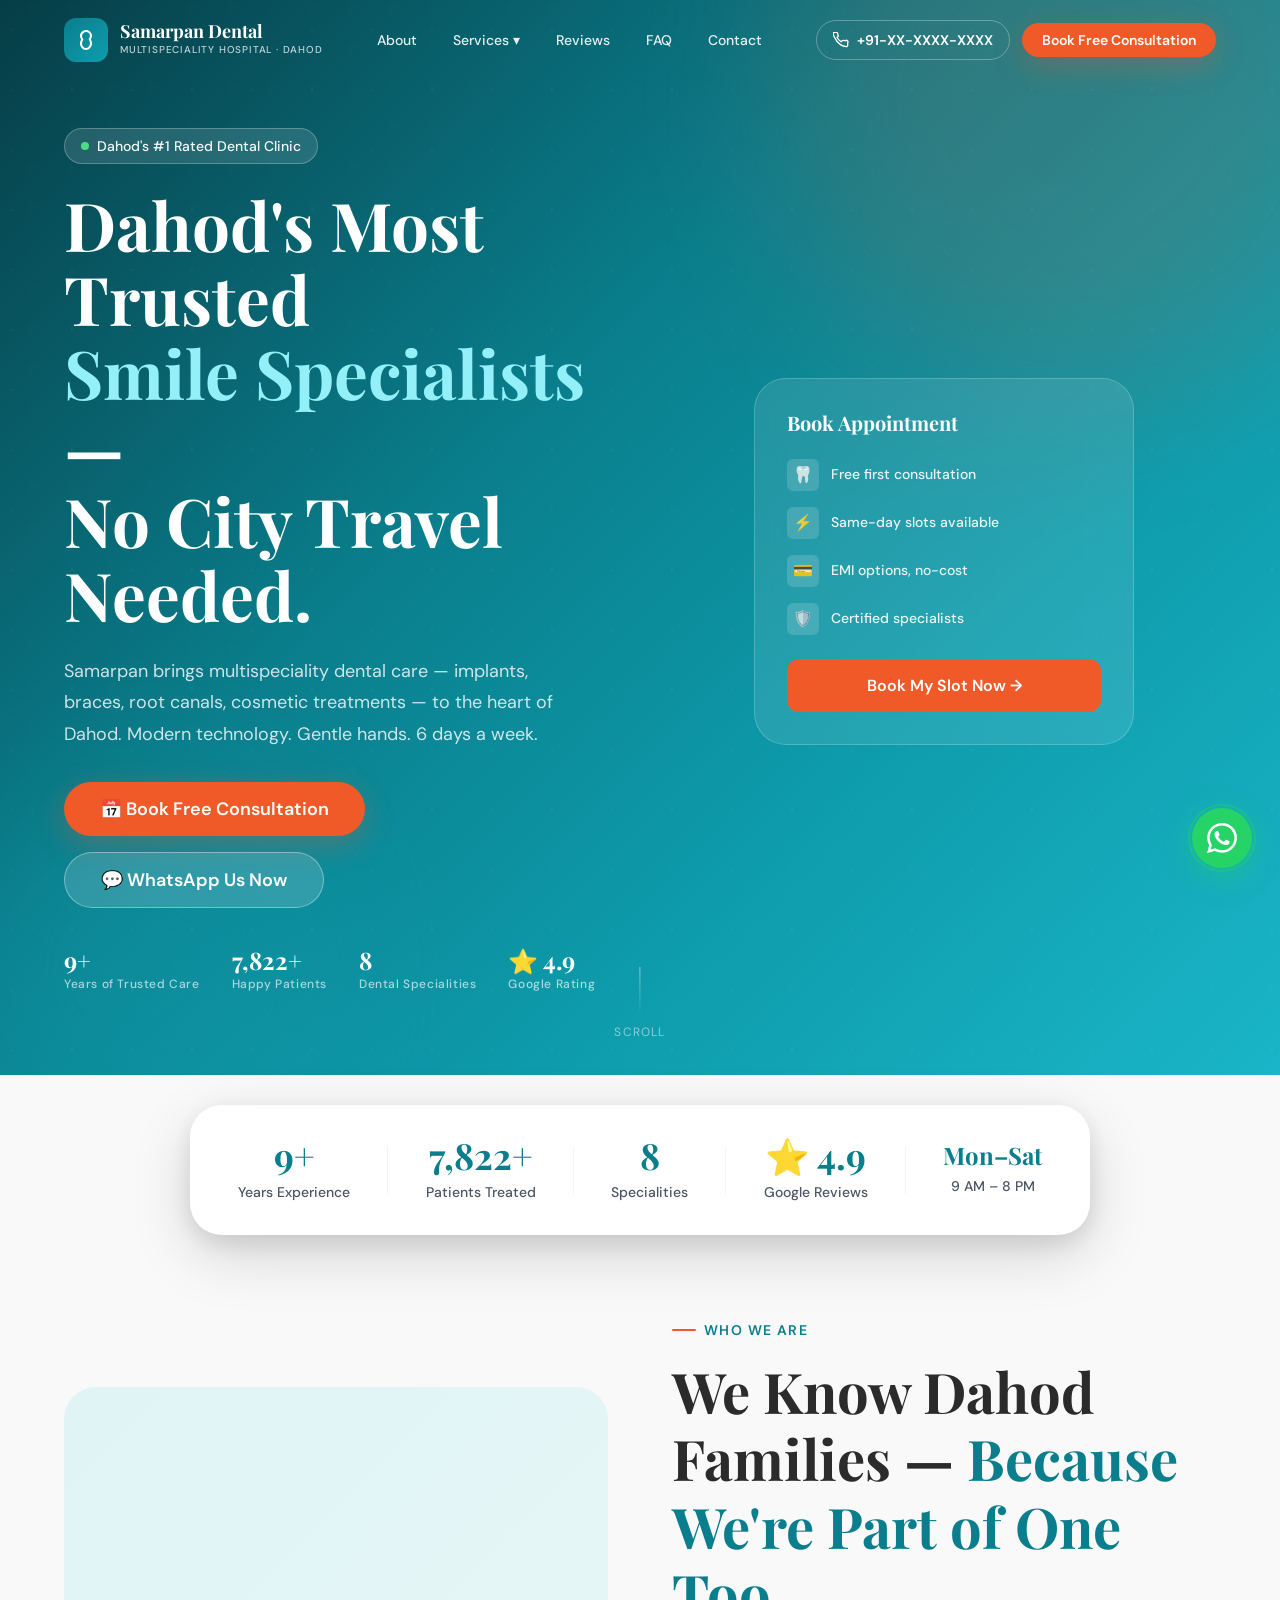
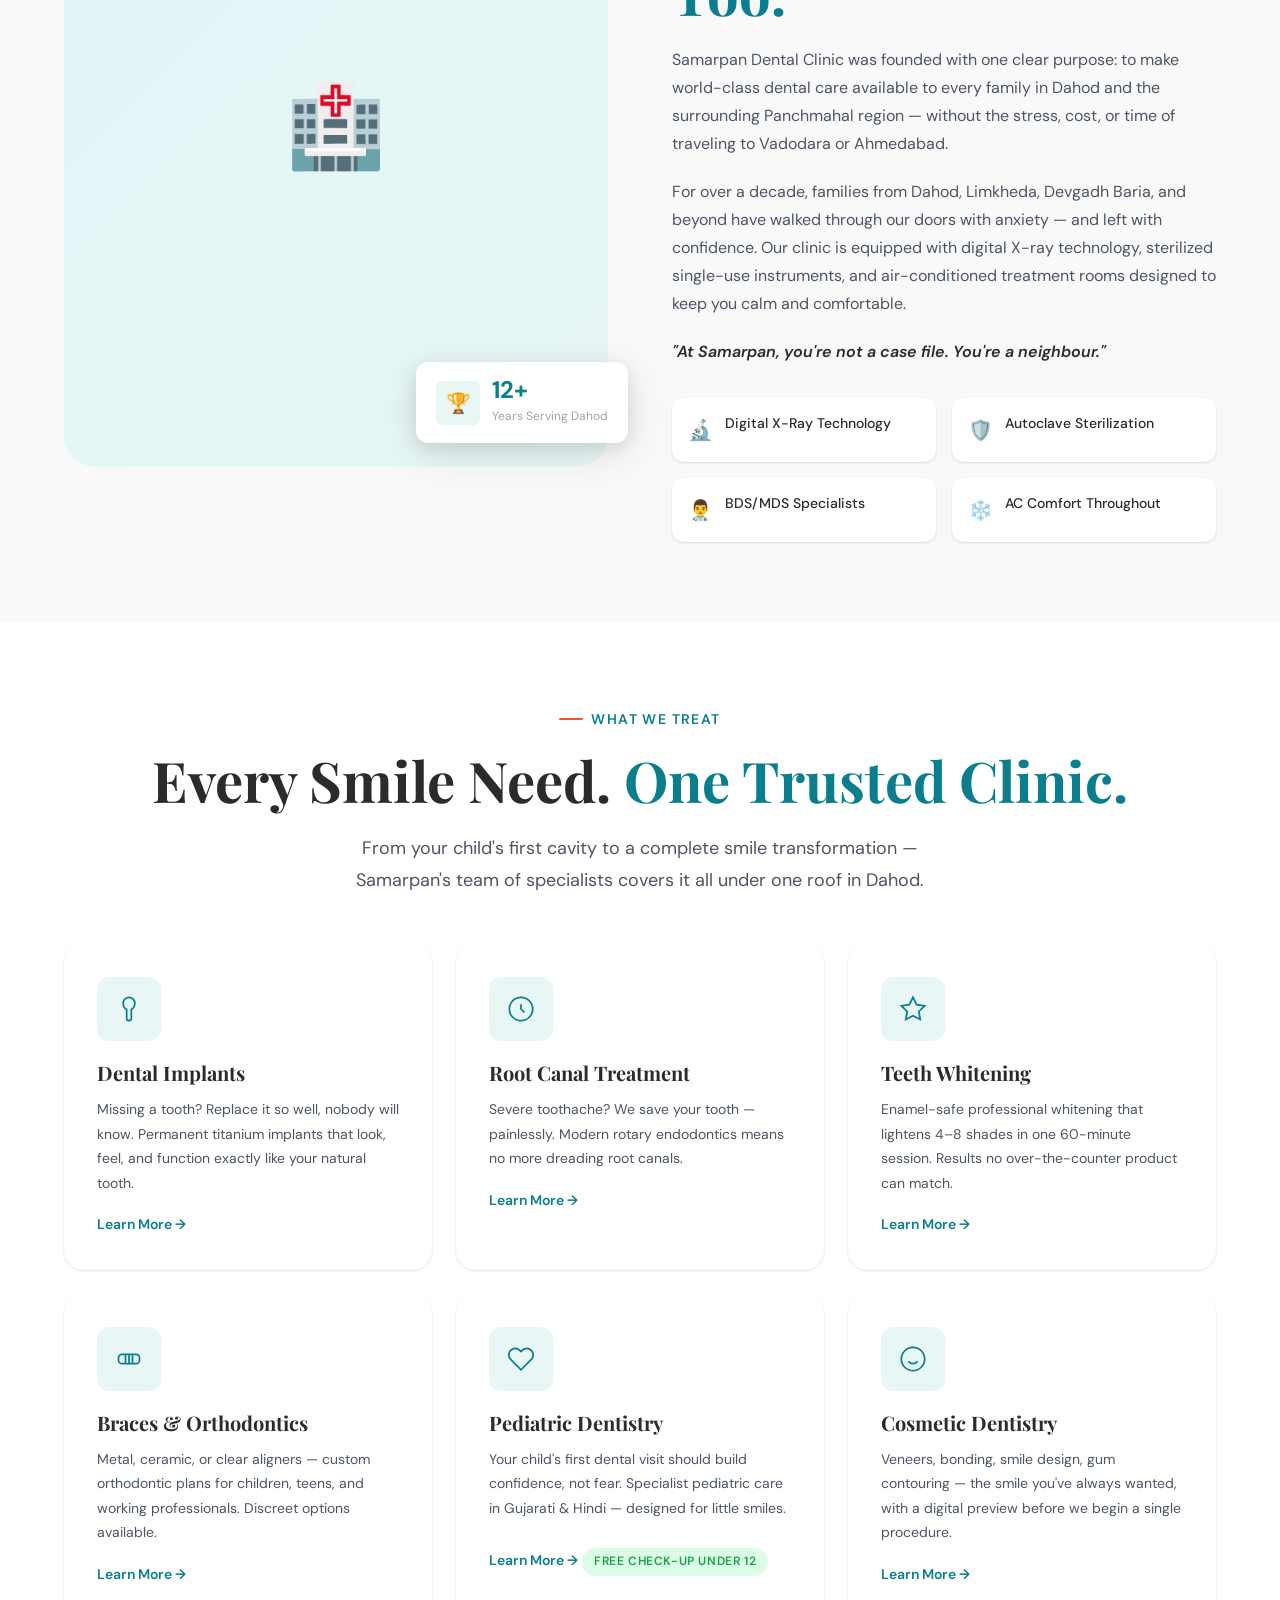
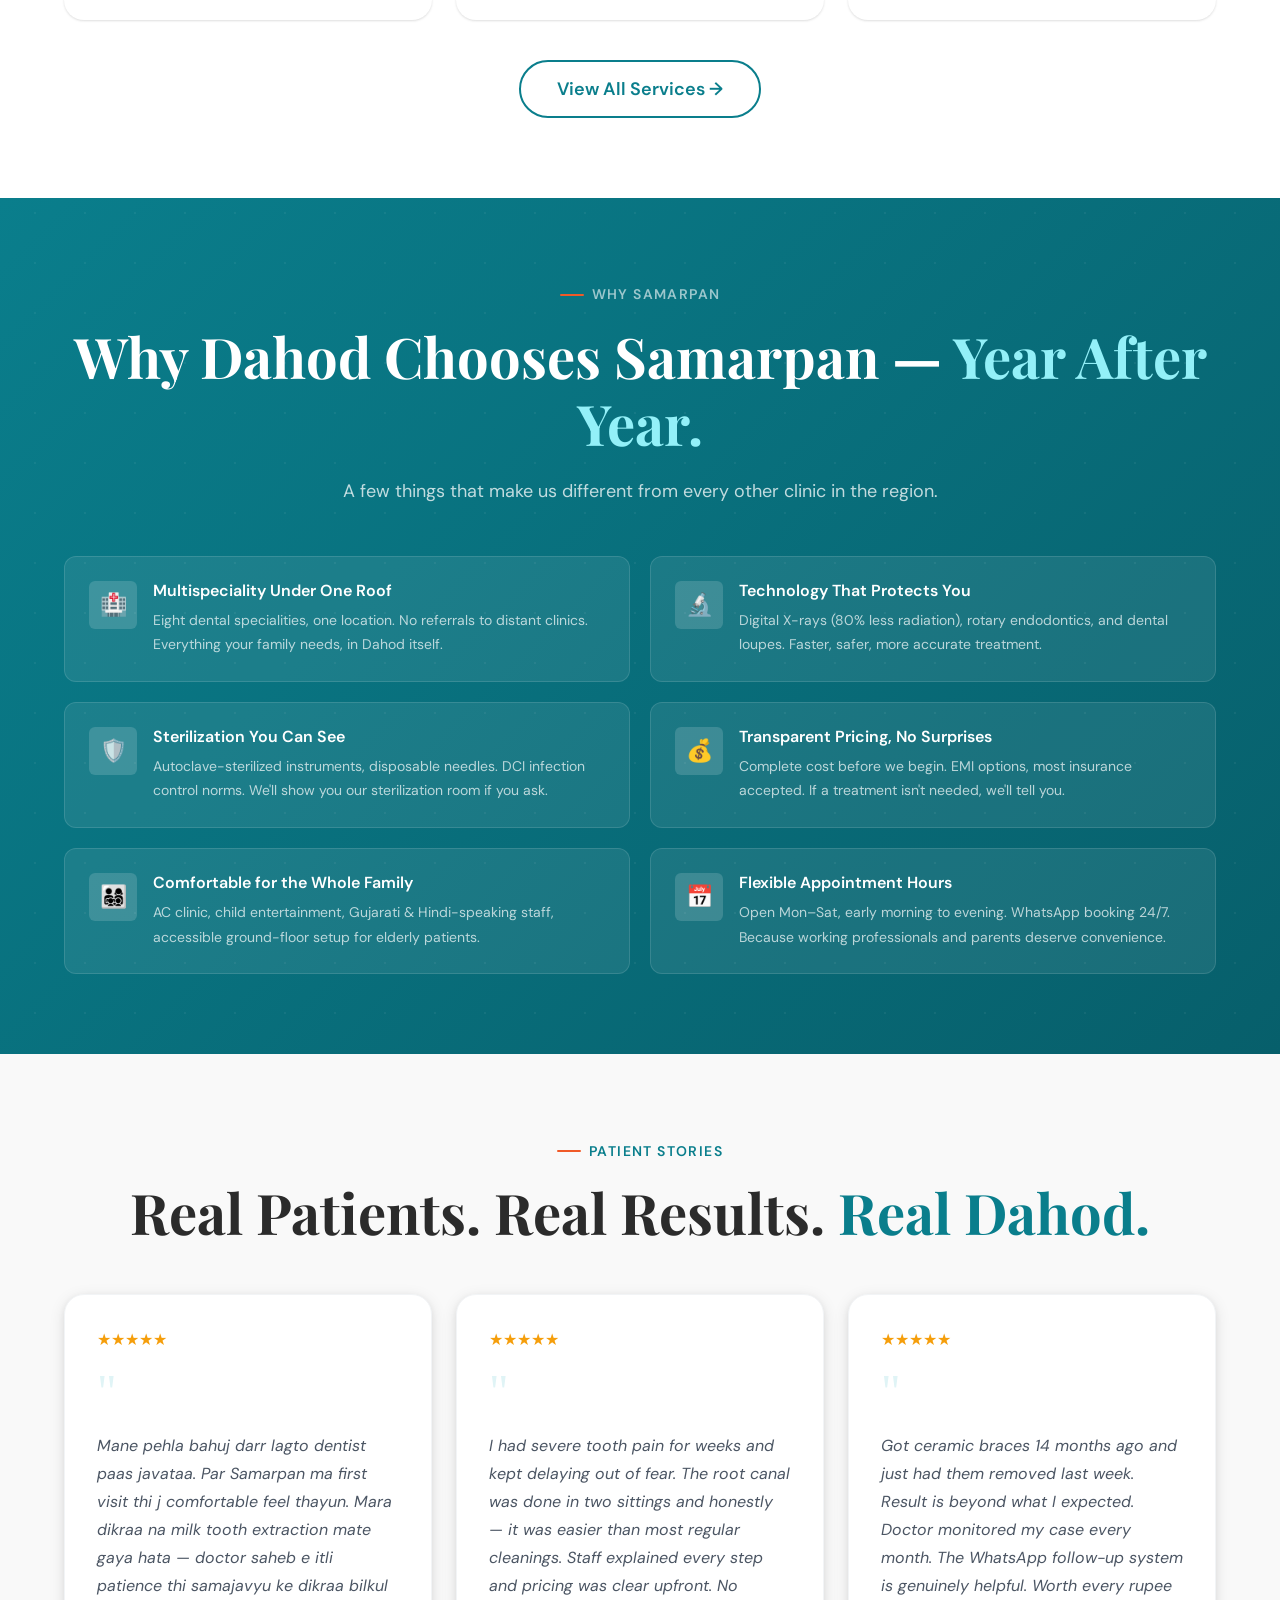
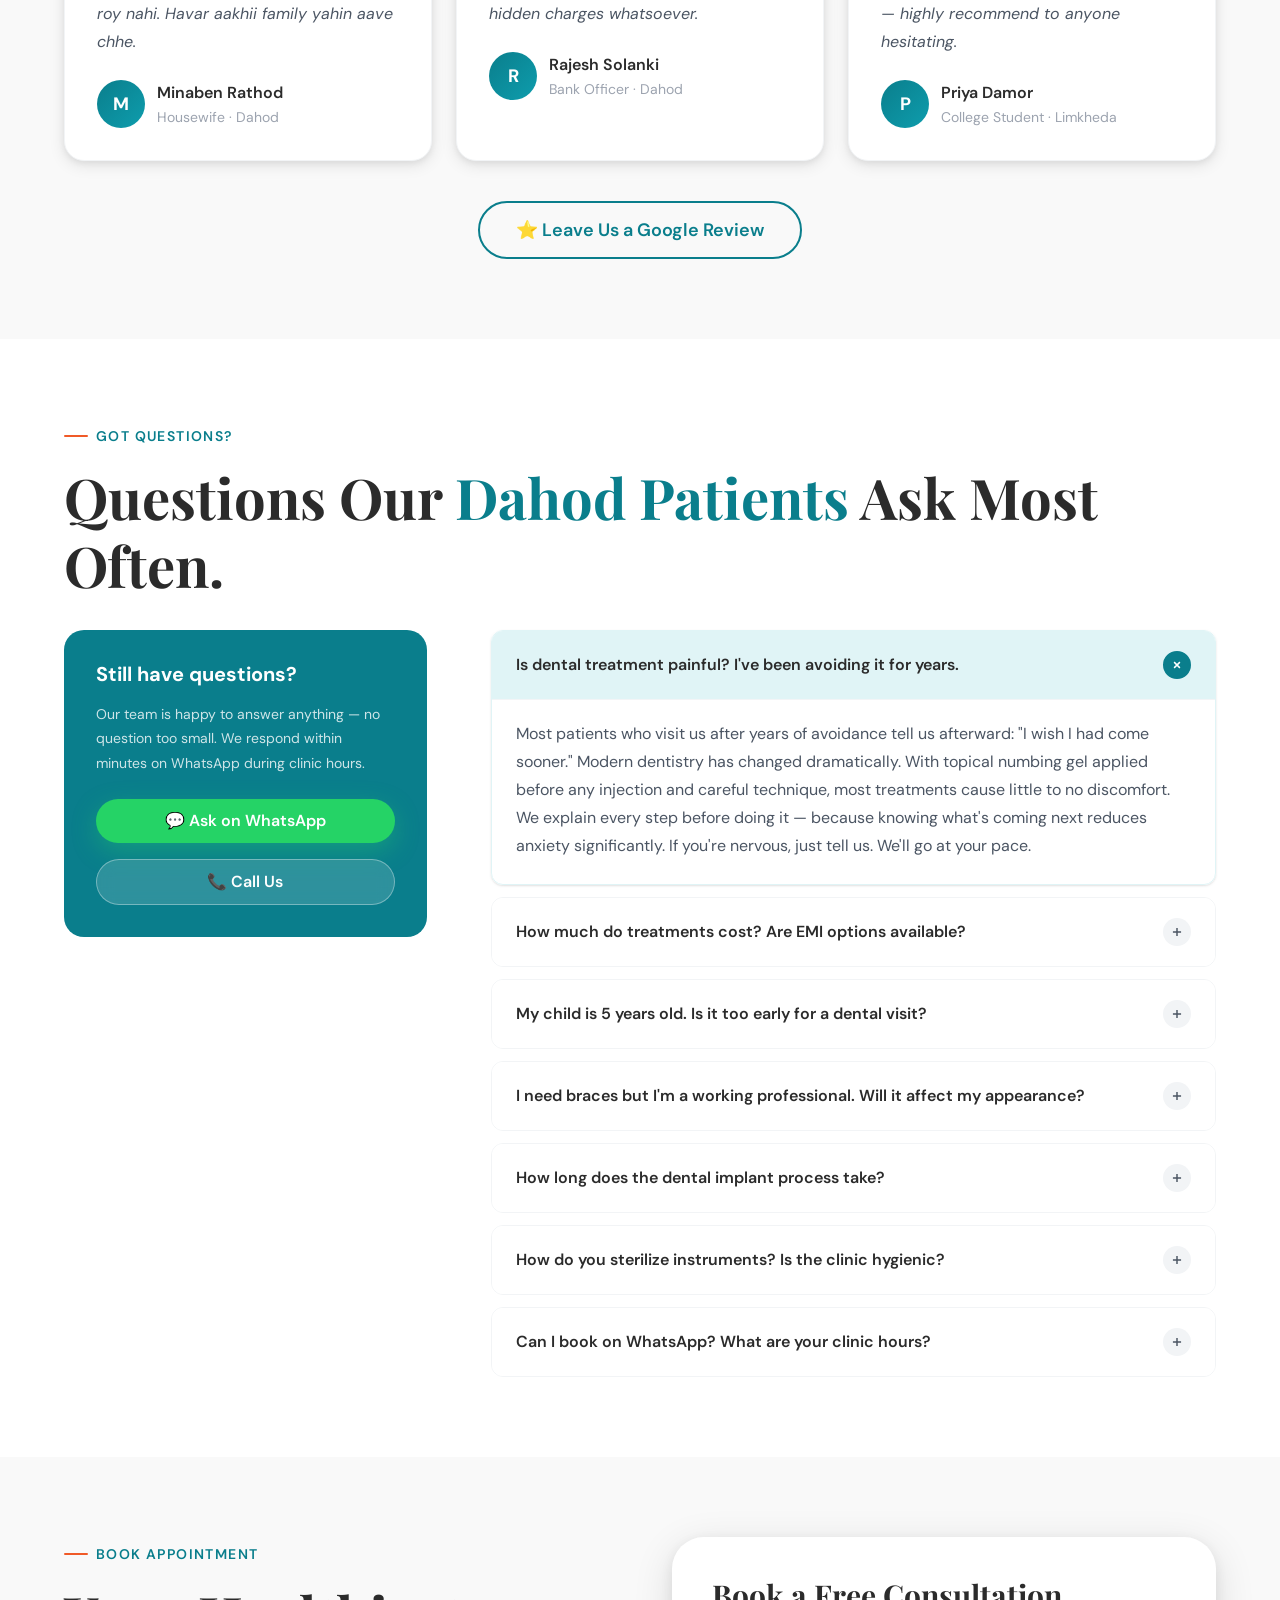
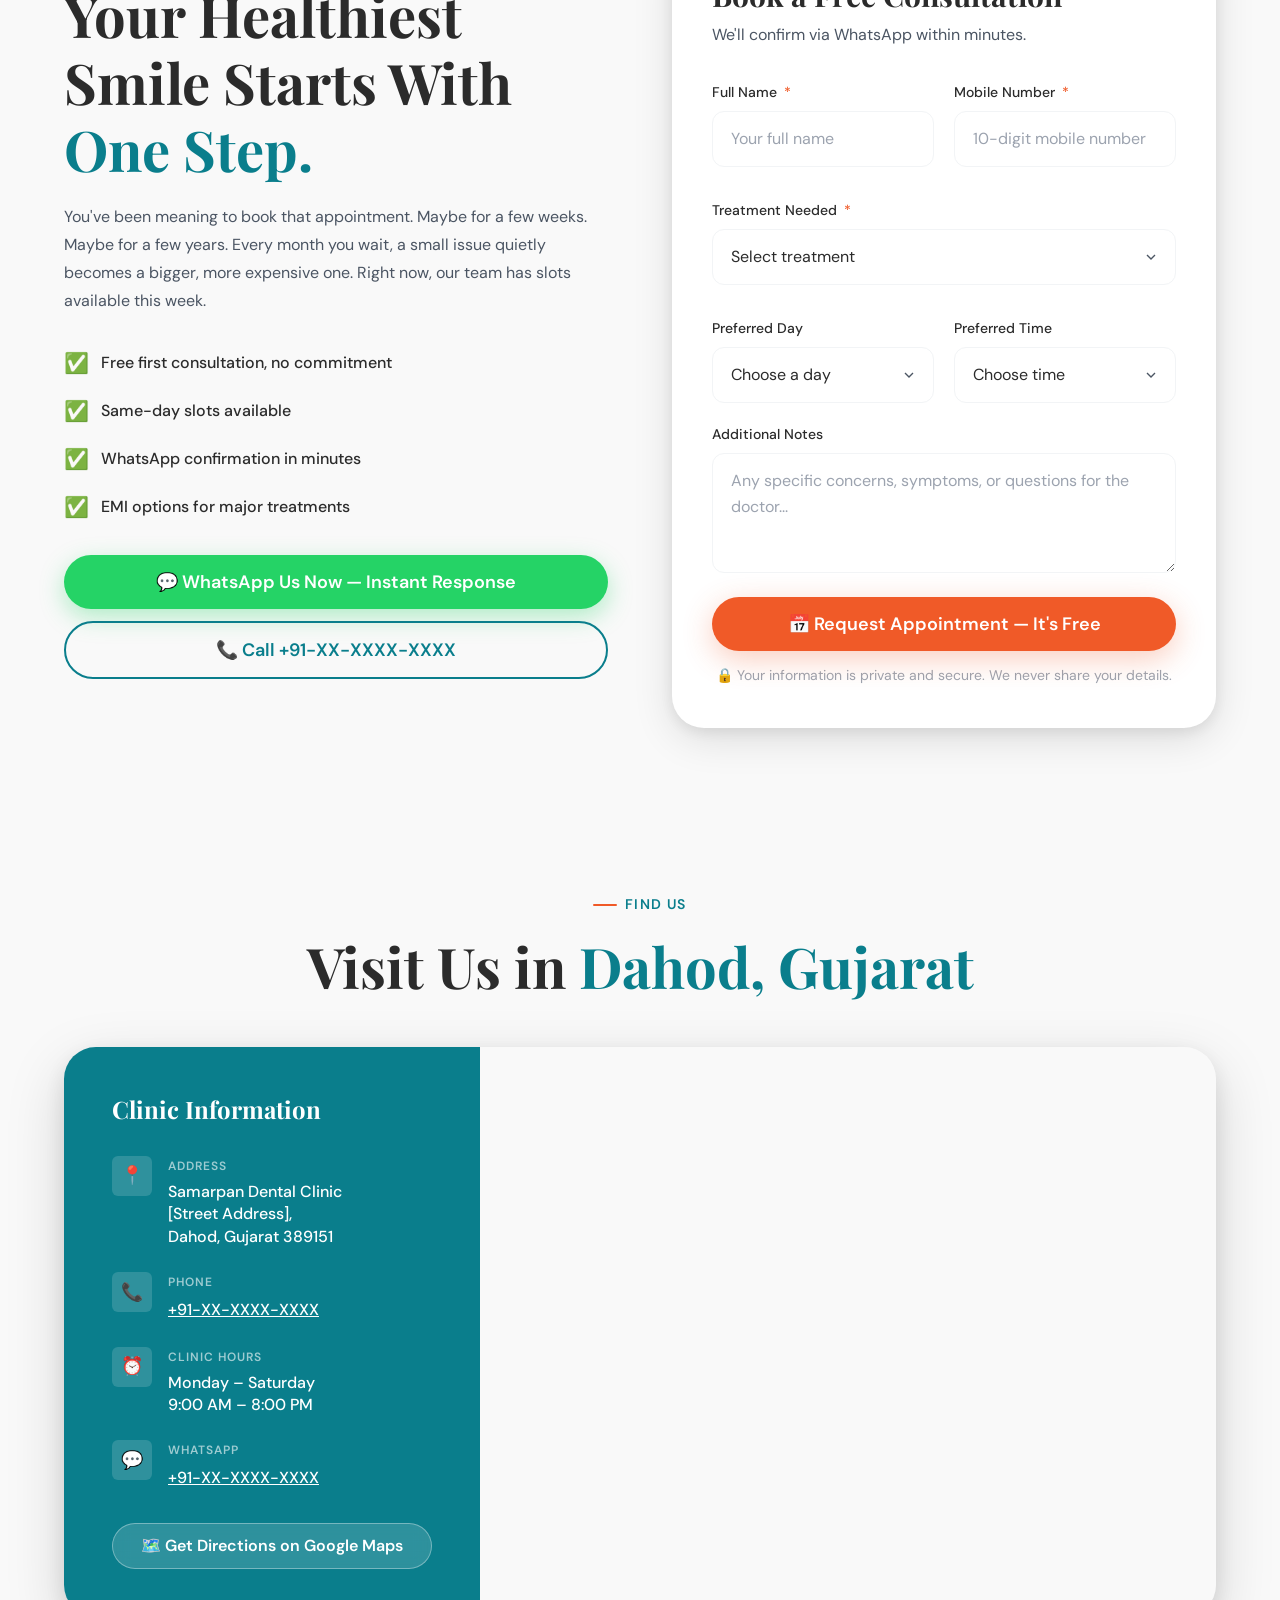
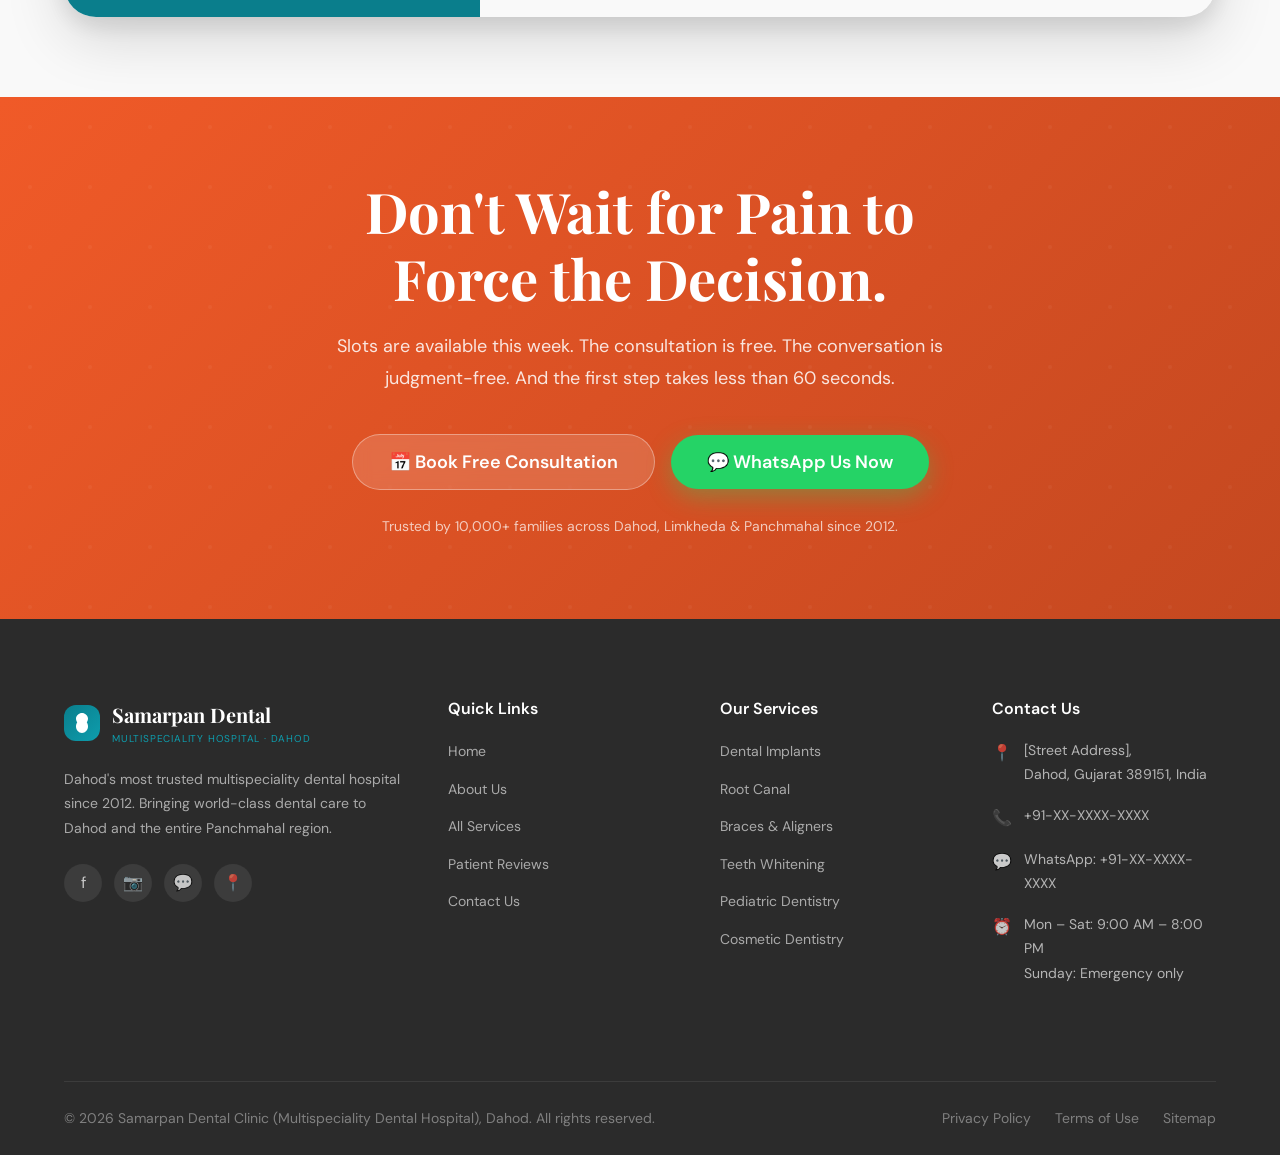
<file: index.html>
<!DOCTYPE html>
<html lang="en">
<head>
  <!-- ════════════════════════════════════════
       META & SEO
       ════════════════════════════════════════ -->
  <meta charset="UTF-8" />
  <meta name="viewport" content="width=device-width, initial-scale=1.0" />
  <meta http-equiv="X-UA-Compatible" content="IE=edge" />

  <!-- Primary SEO -->
  <title>Best Dentist in Dahod | Samarpan Dental Clinic</title>
  <meta name="description" content="Samarpan Dental Clinic — Dahod's trusted multispeciality dental hospital. Implants, braces, root canals & cosmetic dentistry. Book free consultation now." />
  <meta name="keywords" content="best dentist in Dahod, dental clinic Dahod, dental implants Dahod, root canal Dahod, braces Dahod, cosmetic dentistry Dahod Gujarat, multispeciality dental hospital Dahod, Samarpan dental clinic" />
  <meta name="author" content="Samarpan Dental Clinic" />
  <meta name="robots" content="index, follow" />
  <link rel="canonical" href="https://www.samarpandental.in/" />

  <!-- Open Graph (Social Sharing) -->
  <meta property="og:type" content="website" />
  <meta property="og:title" content="Best Dentist in Dahod | Samarpan Dental Clinic" />
  <meta property="og:description" content="Dahod's most trusted multispeciality dental hospital. Modern technology, gentle care, 10,000+ happy patients." />
  <meta property="og:url" content="https://www.samarpandental.in/" />
  <meta property="og:image" content="https://www.samarpandental.in/images/og-image.jpg" />
  <meta property="og:locale" content="en_IN" />
  <meta property="og:site_name" content="Samarpan Dental Clinic" />

  <!-- Twitter Card -->
  <meta name="twitter:card" content="summary_large_image" />
  <meta name="twitter:title" content="Best Dentist in Dahod | Samarpan Dental Clinic" />
  <meta name="twitter:description" content="Dahod's trusted multispeciality dental clinic. Implants, braces, cosmetic dentistry & more." />

  <!-- Geo Tags (Local SEO) -->
  <meta name="geo.region" content="IN-GJ" />
  <meta name="geo.placename" content="Dahod, Gujarat, India" />
  <meta name="geo.position" content="22.8349089;74.2569887" />
  <meta name="ICBM" content="22.8349089, 74.2569887" />

  <!-- Favicon -->
  <link rel="icon" type="image/svg+xml" href="images/favicon.svg" />
  <link rel="apple-touch-icon" href="images/apple-touch-icon.png" />

  <!-- Preconnect -->
  <link rel="preconnect" href="https://fonts.googleapis.com" />
  <link rel="preconnect" href="https://fonts.gstatic.com" crossorigin />

  <!-- Stylesheets -->
  <link rel="stylesheet" href="css/variables.css" />
  <link rel="stylesheet" href="css/base.css" />
  <link rel="stylesheet" href="css/components.css" />
  <link rel="stylesheet" href="css/layout.css" />

  <!-- Structured Data — LocalBusiness Schema -->
  <script type="application/ld+json">
  {
    "@context": "https://schema.org",
    "@type": ["Dentist", "MedicalClinic", "LocalBusiness"],
    "@id": "https://www.samarpandental.in/#business",
    "name": "Samarpan Dental Clinic (Multispeciality Dental Hospital)",
    "alternateName": "Samarpan Dental",
    "url": "https://www.samarpandental.in",
    "telephone": "+91-XXXXXXXXXX",
    "email": "info@samarpandental.in",
    "description": "Dahod's most trusted multispeciality dental hospital offering implants, braces, root canal, cosmetic dentistry and more.",
    "image": "https://www.samarpandental.in/images/clinic.jpg",
    "logo": "https://www.samarpandental.in/images/logo.svg",
    "priceRange": "₹₹",
    "currenciesAccepted": "INR",
    "paymentAccepted": "Cash, Credit Card, Debit Card, UPI, EMI",
    "address": {
      "@type": "PostalAddress",
      "streetAddress": "[Street Address]",
      "addressLocality": "Dahod",
      "addressRegion": "Gujarat",
      "postalCode": "389151",
      "addressCountry": "IN"
    },
    "geo": {
      "@type": "GeoCoordinates",
      "latitude": 22.8349089,
      "longitude": 74.2569887
    },
    "openingHoursSpecification": [
      {
        "@type": "OpeningHoursSpecification",
        "dayOfWeek": ["Monday","Tuesday","Wednesday","Thursday","Friday","Saturday"],
        "opens": "09:00",
        "closes": "20:00"
      }
    ],
    "aggregateRating": {
      "@type": "AggregateRating",
      "ratingValue": "4.9",
      "reviewCount": "350",
      "bestRating": "5"
    },
    "hasMap": "https://www.google.com/maps/place/SAMARPAN+DENTAL+CLINIC",
    "sameAs": [
      "https://www.google.com/maps/place/SAMARPAN+DENTAL+CLINIC(Multispeciality+Dental+Hospital)"
    ],
    "medicalSpecialty": [
      "Dentistry",
      "Orthodontics",
      "Endodontics",
      "Periodontics",
      "Pediatric Dentistry",
      "Prosthodontics",
      "Cosmetic Dentistry"
    ]
  }
  </script>
</head>

<body>

  <!-- ════════════════════════════════════════
       FLOATING WHATSAPP BUTTON
       ════════════════════════════════════════ -->
  <div class="whatsapp-float" role="complementary" aria-label="WhatsApp contact">
    <span class="whatsapp-float__tooltip">Chat with us on WhatsApp</span>
    <button class="whatsapp-float__btn" aria-label="Open WhatsApp chat">
      <svg viewBox="0 0 24 24" fill="white" xmlns="http://www.w3.org/2000/svg">
        <path d="M17.472 14.382c-.297-.149-1.758-.867-2.03-.967-.273-.099-.471-.148-.67.15-.197.297-.767.966-.94 1.164-.173.199-.347.223-.644.075-.297-.15-1.255-.463-2.39-1.475-.883-.788-1.48-1.761-1.653-2.059-.173-.297-.018-.458.13-.606.134-.133.298-.347.446-.52.149-.174.198-.298.298-.497.099-.198.05-.371-.025-.52-.075-.149-.669-1.612-.916-2.207-.242-.579-.487-.5-.669-.51-.173-.008-.371-.01-.57-.01-.198 0-.52.074-.792.372-.272.297-1.04 1.016-1.04 2.479 0 1.462 1.065 2.875 1.213 3.074.149.198 2.096 3.2 5.077 4.487.709.306 1.262.489 1.694.625.712.227 1.36.195 1.871.118.571-.085 1.758-.719 2.006-1.413.248-.694.248-1.289.173-1.413-.074-.124-.272-.198-.57-.347m-5.421 7.403h-.004a9.87 9.87 0 01-5.031-1.378l-.361-.214-3.741.982.998-3.648-.235-.374a9.86 9.86 0 01-1.51-5.26c.001-5.45 4.436-9.884 9.888-9.884 2.64 0 5.122 1.03 6.988 2.898a9.825 9.825 0 012.893 6.994c-.003 5.45-4.437 9.884-9.885 9.884m8.413-18.297A11.815 11.815 0 0012.05 0C5.495 0 .16 5.335.157 11.892c0 2.096.547 4.142 1.588 5.945L.057 24l6.305-1.654a11.882 11.882 0 005.683 1.448h.005c6.554 0 11.89-5.335 11.893-11.893a11.821 11.821 0 00-3.48-8.413Z"/>
      </svg>
    </button>
  </div>

  <!-- ════════════════════════════════════════
       SITE HEADER
       ════════════════════════════════════════ -->
  <header class="site-header site-header--transparent" role="banner">
    <div class="container">

      <!-- Logo -->
      <a href="index.html" class="site-logo" aria-label="Samarpan Dental Clinic Home">
        <div class="site-logo__icon" aria-hidden="true">
          <svg width="24" height="24" viewBox="0 0 24 24" fill="white" xmlns="http://www.w3.org/2000/svg">
            <path d="M12 2C9 2 6 4.5 6 7.5c0 1.5.5 2.8 1.2 3.8C6.5 12.5 6 14 6 15.5 6 19 8.7 22 12 22s6-3 6-6.5c0-1.5-.5-3-1.2-4.2.7-1 1.2-2.3 1.2-3.8C18 4.5 15 2 12 2zm0 2c2 0 4 1.7 4 3.5 0 1-.4 2-1 2.7-.4.5-.4 1.2 0 1.7.6.8 1 2 1 3.1C16 17.9 14.2 20 12 20s-4-2.1-4-4.5c0-1.1.4-2.3 1-3.1.4-.5.4-1.2 0-1.7-.6-.7-1-1.7-1-2.7C8 5.7 10 4 12 4z"/>
          </svg>
        </div>
        <div class="site-logo__text">
          <span class="site-logo__name">Samarpan Dental</span>
          <span class="site-logo__tagline">Multispeciality Hospital · Dahod</span>
        </div>
      </a>

      <!-- Desktop Navigation -->
      <nav class="main-nav" role="navigation" aria-label="Main navigation">
        <div class="nav-item">
          <a href="#about" class="nav-link">About</a>
        </div>
        <div class="nav-item">
          <a href="#services" class="nav-link">Services ▾</a>
          <div class="nav-dropdown" role="menu">
            <a href="pages/services/dental-implants.html" class="nav-dropdown__item" role="menuitem">🦷 Dental Implants</a>
            <a href="pages/services/root-canal.html" class="nav-dropdown__item" role="menuitem">🔬 Root Canal Treatment</a>
            <a href="pages/services/braces-orthodontics.html" class="nav-dropdown__item" role="menuitem">😁 Braces & Orthodontics</a>
            <a href="pages/services/teeth-whitening.html" class="nav-dropdown__item" role="menuitem">✨ Teeth Whitening</a>
            <a href="pages/services/pediatric-dentistry.html" class="nav-dropdown__item" role="menuitem">👶 Pediatric Dentistry</a>
            <a href="pages/services/cosmetic-dentistry.html" class="nav-dropdown__item" role="menuitem">💎 Cosmetic Dentistry</a>
          </div>
        </div>
        <!-- <div class="nav-item">
          <a href="pages/doctors.html" class="nav-link">Our Doctors</a>
        </div> -->
        <div class="nav-item">
          <a href="#testimonials" class="nav-link">Reviews</a>
        </div>
        <div class="nav-item">
          <a href="#faq" class="nav-link">FAQ</a>
        </div>
        <div class="nav-item">
          <a href="#contact" class="nav-link">Contact</a>
        </div>
      </nav>

      <!-- Header Actions -->
      <div class="header-actions">
        <a href="tel:+91XXXXXXXXXX" class="header-phone" aria-label="Call us">
          <svg width="16" height="16" fill="none" stroke="currentColor" stroke-width="2" viewBox="0 0 24 24" aria-hidden="true">
            <path d="M22 16.92v3a2 2 0 01-2.18 2 19.79 19.79 0 01-8.63-3.07A19.5 19.5 0 013.07 9.5a19.79 19.79 0 01-3.07-8.67A2 2 0 012 .68h3a2 2 0 012 1.72 12.84 12.84 0 00.7 2.81 2 2 0 01-.45 2.11L6.09 8.23a16 16 0 006.29 6.29l1.41-1.41a2 2 0 012.11-.45 12.84 12.84 0 002.81.7A2 2 0 0122 15.92v1z"/>
          </svg>
          +91-XX-XXXX-XXXX
        </a>
        <a href="#booking" class="btn btn--primary btn--sm">Book Free Consultation</a>
      </div>

      <!-- Mobile Toggle -->
      <button class="mobile-menu-toggle" aria-label="Toggle mobile menu" aria-expanded="false">
        <span></span>
        <span></span>
        <span></span>
      </button>

    </div>
  </header>

  <!-- Mobile Navigation Drawer -->
  <nav class="mobile-nav" id="mobile-nav" aria-label="Mobile navigation" role="navigation">
    <a href="#about" class="mobile-nav__link">About Us</a>
    <a href="#services" class="mobile-nav__link">Services</a>
    <!-- <a href="pages/doctors.html" class="mobile-nav__link">Our Doctors</a> -->
    <a href="#testimonials" class="mobile-nav__link">Patient Reviews</a>
    <a href="#faq" class="mobile-nav__link">FAQ</a>
    <a href="#contact" class="mobile-nav__link">Contact & Location</a>
    <div class="mobile-nav__actions">
      <a href="#booking" class="btn btn--primary btn--lg">📅 Book Free Consultation</a>
      <a href="https://wa.me/91XXXXXXXXXX" class="btn btn--whatsapp btn--lg" target="_blank" rel="noopener">💬 WhatsApp Us</a>
      <a href="tel:+91XXXXXXXXXX" class="btn btn--outline btn--lg">📞 Call Now</a>
    </div>
  </nav>

  <main id="main-content">

    <!-- ════════════════════════════════════════
         HERO SECTION
         ════════════════════════════════════════ -->
    <section class="hero" id="hero" aria-label="Hero section">
      <div class="hero__bg-pattern" aria-hidden="true"></div>
      <div class="hero__bg-blob hero__bg-blob--1" aria-hidden="true"></div>
      <div class="hero__bg-blob hero__bg-blob--2" aria-hidden="true"></div>

      <div class="container">

        <!-- Left: Content -->
        <div class="hero__content">
          <div class="hero__badge">
            <span class="hero__badge-dot" aria-hidden="true"></span>
            Dahod's #1 Rated Dental Clinic
          </div>

          <h1 class="hero__headline">
            Dahod's Most Trusted<br />
            <em>Smile Specialists</em> —<br />
            No City Travel Needed.
          </h1>

          <p class="hero__subheadline">
            Samarpan brings multispeciality dental care — implants, braces, root canals, cosmetic treatments — to the heart of Dahod. Modern technology. Gentle hands. 6 days a week.
          </p>

          <div class="hero__actions">
            <a href="#booking" class="btn btn--primary btn--lg">
              📅 Book Free Consultation
            </a>
            <a href="https://wa.me/91XXXXXXXXXX?text=Hi%2C%20I%20would%20like%20to%20book%20an%20appointment" class="btn btn--ghost btn--lg" target="_blank" rel="noopener">
              💬 WhatsApp Us Now
            </a>
          </div>

          <div class="hero__trust-row">
            <div class="hero__trust-item">
              <span class="hero__trust-number"><span data-counter="12" data-suffix="+">0+</span></span>
              <span class="hero__trust-label">Years of Trusted Care</span>
            </div>
            <div class="hero__trust-item">
              <span class="hero__trust-number"><span data-counter="10000" data-suffix="+">0+</span></span>
              <span class="hero__trust-label">Happy Patients</span>
            </div>
            <div class="hero__trust-item">
              <span class="hero__trust-number">8</span>
              <span class="hero__trust-label">Dental Specialities</span>
            </div>
            <div class="hero__trust-item">
              <span class="hero__trust-number">⭐ 4.9</span>
              <span class="hero__trust-label">Google Rating</span>
            </div>
          </div>
        </div>

        <!-- Right: Visual Card -->
        <div class="hero__visual" aria-hidden="true">
          <div class="hero__card">
            <h3 class="hero__card-title">Book Appointment</h3>
            <div class="hero__card-features">
              <div class="hero__card-feature">
                <div class="hero__card-feature-icon">🦷</div>
                Free first consultation
              </div>
              <div class="hero__card-feature">
                <div class="hero__card-feature-icon">⚡</div>
                Same-day slots available
              </div>
              <div class="hero__card-feature">
                <div class="hero__card-feature-icon">💳</div>
                EMI options, no-cost
              </div>
              <div class="hero__card-feature">
                <div class="hero__card-feature-icon">🛡️</div>
                Certified specialists
              </div>
            </div>
            <a href="#booking" class="hero__card-cta">Book My Slot Now →</a>
          </div>
        </div>

      </div>

      <div class="hero__scroll" aria-hidden="true">
        <span class="hero__scroll-line"></span>
        scroll
      </div>
    </section>

    <!-- Trust Bar -->
    <section class="section--sm" style="background: var(--color-off-white); padding-top: var(--space-20);">
      <div class="container">
        <div class="trust-bar" data-animate>
          <div class="trust-badge">
            <span class="trust-badge__number" data-counter="12" data-suffix="+">12+</span>
            <span class="trust-badge__label">Years Experience</span>
          </div>
          <div class="trust-bar__divider" aria-hidden="true"></div>
          <div class="trust-badge">
            <span class="trust-badge__number" data-counter="10000" data-suffix="+">10,000+</span>
            <span class="trust-badge__label">Patients Treated</span>
          </div>
          <div class="trust-bar__divider" aria-hidden="true"></div>
          <div class="trust-badge">
            <span class="trust-badge__number">8</span>
            <span class="trust-badge__label">Specialities</span>
          </div>
          <div class="trust-bar__divider" aria-hidden="true"></div>
          <div class="trust-badge">
            <span class="trust-badge__number">⭐ 4.9</span>
            <span class="trust-badge__label">Google Reviews</span>
          </div>
          <div class="trust-bar__divider" aria-hidden="true"></div>
          <div class="trust-badge">
            <span class="trust-badge__number" style="font-size: 1.5rem;">Mon–Sat</span>
            <span class="trust-badge__label">9 AM – 8 PM</span>
          </div>
        </div>
      </div>
    </section>

    <!-- ════════════════════════════════════════
         ABOUT SECTION
         ════════════════════════════════════════ -->
    <section class="section about" id="about" aria-labelledby="about-heading">
      <div class="container">
        <div class="about__grid">

          <!-- Left: Image -->
          <div class="about__image-wrap" data-animate>
            <div class="about__image-main" role="img" aria-label="Samarpan Dental Clinic interior">
              🏥
            </div>
            <div class="about__image-badge">
              <div class="about__image-badge-icon" aria-hidden="true">🏆</div>
              <div class="about__image-badge-text">
                <strong>12+</strong>
                <span>Years Serving Dahod</span>
              </div>
            </div>
          </div>

          <!-- Right: Content -->
          <div data-animate data-animate-delay="2">
            <span class="section-label" aria-hidden="true">Who We Are</span>
            <h2 class="section-heading" id="about-heading">
              We Know Dahod Families — <span>Because We're Part of One Too.</span>
            </h2>
            <p style="color: var(--color-dark-gray); margin-bottom: var(--space-5); line-height: var(--leading-relaxed);">
              Samarpan Dental Clinic was founded with one clear purpose: to make world-class dental care available to every family in Dahod and the surrounding Panchmahal region — without the stress, cost, or time of traveling to Vadodara or Ahmedabad.
            </p>
            <p style="color: var(--color-dark-gray); margin-bottom: var(--space-5); line-height: var(--leading-relaxed);">
              For over a decade, families from Dahod, Limkheda, Devgadh Baria, and beyond have walked through our doors with anxiety — and left with confidence. Our clinic is equipped with digital X-ray technology, sterilized single-use instruments, and air-conditioned treatment rooms designed to keep you calm and comfortable.
            </p>
            <p style="color: var(--color-charcoal); font-weight: var(--weight-semibold); font-style: italic; margin-bottom: var(--space-8);">
              "At Samarpan, you're not a case file. You're a neighbour."
            </p>

            <div class="about__highlights">
              <div class="about__highlight">
                <span class="about__highlight-icon" aria-hidden="true">🔬</span>
                <span class="about__highlight-text">Digital X-Ray Technology</span>
              </div>
              <div class="about__highlight">
                <span class="about__highlight-icon" aria-hidden="true">🛡️</span>
                <span class="about__highlight-text">Autoclave Sterilization</span>
              </div>
              <div class="about__highlight">
                <span class="about__highlight-icon" aria-hidden="true">👨‍⚕️</span>
                <span class="about__highlight-text">BDS/MDS Specialists</span>
              </div>
              <div class="about__highlight">
                <span class="about__highlight-icon" aria-hidden="true">❄️</span>
                <span class="about__highlight-text">AC Comfort Throughout</span>
              </div>
            </div>

            <!-- <div style="margin-top: var(--space-8);">
              <a href="pages/about.html" class="btn btn--secondary">Learn Our Story →</a>
            </div> -->
          </div>

        </div>
      </div>
    </section>

    <!-- ════════════════════════════════════════
         SERVICES SECTION
         ════════════════════════════════════════ -->
    <section class="section services" id="services" aria-labelledby="services-heading">
      <div class="container">
        <div class="text-center" data-animate>
          <span class="section-label" aria-hidden="true">What We Treat</span>
          <h2 class="section-heading" id="services-heading">
            Every Smile Need. <span>One Trusted Clinic.</span>
          </h2>
          <p class="section-subheading" style="margin: 0 auto;">
            From your child's first cavity to a complete smile transformation — Samarpan's team of specialists covers it all under one roof in Dahod.
          </p>
        </div>

        <div class="services-grid">

          <!-- Dental Implants -->
          <article class="service-card" data-animate data-animate-delay="1" data-service="implants">
            <div class="service-card__icon" aria-hidden="true">
              <svg viewBox="0 0 24 24" fill="none" stroke="currentColor" stroke-width="1.5" xmlns="http://www.w3.org/2000/svg">
                <path d="M12 2a5 5 0 015 5c0 2.5-1.5 4.5-3 5.5V20a2 2 0 01-4 0v-7.5C8.5 11.5 7 9.5 7 7a5 5 0 015-5z"/>
              </svg>
            </div>
            <h3 class="service-card__title">Dental Implants</h3>
            <p class="service-card__desc">
              Missing a tooth? Replace it so well, nobody will know. Permanent titanium implants that look, feel, and function exactly like your natural tooth.
            </p>
            <a href="pages/services/dental-implants.html" class="service-card__link" aria-label="Learn more about dental implants">
              Learn More →
            </a>
          </article>

          <!-- Root Canal -->
          <article class="service-card" data-animate data-animate-delay="2" data-service="root-canal">
            <div class="service-card__icon" aria-hidden="true">
              <svg viewBox="0 0 24 24" fill="none" stroke="currentColor" stroke-width="1.5">
                <circle cx="12" cy="12" r="10"/><path d="M12 8v4l3 3"/>
              </svg>
            </div>
            <h3 class="service-card__title">Root Canal Treatment</h3>
            <p class="service-card__desc">
              Severe toothache? We save your tooth — painlessly. Modern rotary endodontics means no more dreading root canals.
            </p>
            <a href="pages/services/root-canal.html" class="service-card__link">Learn More →</a>
          </article>

          <!-- Teeth Whitening -->
          <article class="service-card" data-animate data-animate-delay="3" data-service="whitening">
            <div class="service-card__icon" aria-hidden="true">
              <svg viewBox="0 0 24 24" fill="none" stroke="currentColor" stroke-width="1.5">
                <path d="M12 2l3.09 6.26L22 9.27l-5 4.87 1.18 6.88L12 17.77l-6.18 3.25L7 14.14 2 9.27l6.91-1.01L12 2z"/>
              </svg>
            </div>
            <h3 class="service-card__title">Teeth Whitening</h3>
            <p class="service-card__desc">
              Enamel-safe professional whitening that lightens 4–8 shades in one 60-minute session. Results no over-the-counter product can match.
            </p>
            <a href="pages/services/teeth-whitening.html" class="service-card__link">Learn More →</a>
          </article>

          <!-- Braces -->
          <article class="service-card" data-animate data-animate-delay="1" data-service="braces">
            <div class="service-card__icon" aria-hidden="true">
              <svg viewBox="0 0 24 24" fill="none" stroke="currentColor" stroke-width="1.5">
                <rect x="3" y="8" width="18" height="8" rx="3"/>
                <path d="M9 8v8M15 8v8M12 8v8"/>
              </svg>
            </div>
            <h3 class="service-card__title">Braces & Orthodontics</h3>
            <p class="service-card__desc">
              Metal, ceramic, or clear aligners — custom orthodontic plans for children, teens, and working professionals. Discreet options available.
            </p>
            <a href="pages/services/braces-orthodontics.html" class="service-card__link">Learn More →</a>
          </article>

          <!-- Pediatric -->
          <article class="service-card" data-animate data-animate-delay="2" data-service="pediatric">
            <div class="service-card__icon" aria-hidden="true">
              <svg viewBox="0 0 24 24" fill="none" stroke="currentColor" stroke-width="1.5">
                <path d="M20.84 4.61a5.5 5.5 0 00-7.78 0L12 5.67l-1.06-1.06a5.5 5.5 0 00-7.78 7.78l1.06 1.06L12 21.23l7.78-7.78 1.06-1.06a5.5 5.5 0 000-7.78z"/>
              </svg>
            </div>
            <h3 class="service-card__title">Pediatric Dentistry</h3>
            <p class="service-card__desc">
              Your child's first dental visit should build confidence, not fear. Specialist pediatric care in Gujarati & Hindi — designed for little smiles.
            </p>
            <a href="pages/services/pediatric-dentistry.html" class="service-card__link">Learn More →</a>
            <span class="badge badge--success" style="margin-top: var(--space-3);">Free check-up under 12</span>
          </article>

          <!-- Cosmetic -->
          <article class="service-card" data-animate data-animate-delay="3" data-service="cosmetic">
            <div class="service-card__icon" aria-hidden="true">
              <svg viewBox="0 0 24 24" fill="none" stroke="currentColor" stroke-width="1.5">
                <path d="M12 22c5.523 0 10-4.477 10-10S17.523 2 12 2 2 6.477 2 12s4.477 10 10 10z"/>
                <path d="M8 14s1.5 2 4 2 4-2 4-2"/>
                <line x1="9" y1="9" x2="9.01" y2="9"/>
                <line x1="15" y1="9" x2="15.01" y2="9"/>
              </svg>
            </div>
            <h3 class="service-card__title">Cosmetic Dentistry</h3>
            <p class="service-card__desc">
              Veneers, bonding, smile design, gum contouring — the smile you've always wanted, with a digital preview before we begin a single procedure.
            </p>
            <a href="pages/services/cosmetic-dentistry.html" class="service-card__link">Learn More →</a>
          </article>

        </div>

        <div class="text-center" style="margin-top: var(--space-10);" data-animate>
          <a href="pages/services/dental-implants.html" class="btn btn--outline btn--lg">View All Services →</a>
        </div>
      </div>
    </section>

    <!-- ════════════════════════════════════════
         WHY CHOOSE US
         ════════════════════════════════════════ -->
    <section class="section why-us" id="why-us" aria-labelledby="why-heading">
      <div class="container">
        <div class="text-center" data-animate>
          <span class="section-label">Why Samarpan</span>
          <h2 class="section-heading" id="why-heading" style="color: white;">
            Why Dahod Chooses Samarpan — <span style="color: #93F0F8;">Year After Year.</span>
          </h2>
          <p class="section-subheading" style="margin: 0 auto; color: rgba(255,255,255,0.75);">
            A few things that make us different from every other clinic in the region.
          </p>
        </div>

        <div class="why-grid">

          <div class="why-item" data-animate data-animate-delay="1">
            <div class="why-item__icon" aria-hidden="true">🏥</div>
            <div>
              <h3 class="why-item__title">Multispeciality Under One Roof</h3>
              <p class="why-item__desc">Eight dental specialities, one location. No referrals to distant clinics. Everything your family needs, in Dahod itself.</p>
            </div>
          </div>

          <div class="why-item" data-animate data-animate-delay="2">
            <div class="why-item__icon" aria-hidden="true">🔬</div>
            <div>
              <h3 class="why-item__title">Technology That Protects You</h3>
              <p class="why-item__desc">Digital X-rays (80% less radiation), rotary endodontics, and dental loupes. Faster, safer, more accurate treatment.</p>
            </div>
          </div>

          <div class="why-item" data-animate data-animate-delay="1">
            <div class="why-item__icon" aria-hidden="true">🛡️</div>
            <div>
              <h3 class="why-item__title">Sterilization You Can See</h3>
              <p class="why-item__desc">Autoclave-sterilized instruments, disposable needles. DCI infection control norms. We'll show you our sterilization room if you ask.</p>
            </div>
          </div>

          <div class="why-item" data-animate data-animate-delay="2">
            <div class="why-item__icon" aria-hidden="true">💰</div>
            <div>
              <h3 class="why-item__title">Transparent Pricing, No Surprises</h3>
              <p class="why-item__desc">Complete cost before we begin. EMI options, most insurance accepted. If a treatment isn't needed, we'll tell you.</p>
            </div>
          </div>

          <div class="why-item" data-animate data-animate-delay="1">
            <div class="why-item__icon" aria-hidden="true">👨‍👩‍👧‍👦</div>
            <div>
              <h3 class="why-item__title">Comfortable for the Whole Family</h3>
              <p class="why-item__desc">AC clinic, child entertainment, Gujarati & Hindi-speaking staff, accessible ground-floor setup for elderly patients.</p>
            </div>
          </div>

          <div class="why-item" data-animate data-animate-delay="2">
            <div class="why-item__icon" aria-hidden="true">📅</div>
            <div>
              <h3 class="why-item__title">Flexible Appointment Hours</h3>
              <p class="why-item__desc">Open Mon–Sat, early morning to evening. WhatsApp booking 24/7. Because working professionals and parents deserve convenience.</p>
            </div>
          </div>

        </div>
      </div>
    </section>

    <!-- ════════════════════════════════════════
         TESTIMONIALS
         ════════════════════════════════════════ -->
    <section class="section testimonials" id="testimonials" aria-labelledby="testimonials-heading">
      <div class="container">
        <div class="text-center" data-animate>
          <span class="section-label" aria-hidden="true">Patient Stories</span>
          <h2 class="section-heading" id="testimonials-heading">
            Real Patients. Real Results. <span>Real Dahod.</span>
          </h2>
        </div>

        <div class="testimonials-grid">

          <!-- Testimonial 1 -->
          <article class="testimonial-card" data-animate data-animate-delay="1">
            <div class="testimonial-card__stars" aria-label="5 out of 5 stars" role="img">
              ★★★★★
            </div>
            <div class="testimonial-card__quote" aria-hidden="true">"</div>
            <p class="testimonial-card__text">
              Mane pehla bahuj darr lagto dentist paas javataa. Par Samarpan ma first visit thi j comfortable feel thayun. Mara dikraa na milk tooth extraction mate gaya hata — doctor saheb e itli patience thi samajavyu ke dikraa bilkul roy nahi. Havar aakhii family yahin aave chhe.
            </p>
            <div class="testimonial-card__author">
              <div class="testimonial-card__avatar" aria-hidden="true">M</div>
              <div>
                <div class="testimonial-card__name">Minaben Rathod</div>
                <div class="testimonial-card__role">Housewife · Dahod</div>
              </div>
            </div>
          </article>

          <!-- Testimonial 2 -->
          <article class="testimonial-card" data-animate data-animate-delay="2">
            <div class="testimonial-card__stars" aria-label="5 out of 5 stars" role="img">
              ★★★★★
            </div>
            <div class="testimonial-card__quote" aria-hidden="true">"</div>
            <p class="testimonial-card__text">
              I had severe tooth pain for weeks and kept delaying out of fear. The root canal was done in two sittings and honestly — it was easier than most regular cleanings. Staff explained every step and pricing was clear upfront. No hidden charges whatsoever.
            </p>
            <div class="testimonial-card__author">
              <div class="testimonial-card__avatar" aria-hidden="true">R</div>
              <div>
                <div class="testimonial-card__name">Rajesh Solanki</div>
                <div class="testimonial-card__role">Bank Officer · Dahod</div>
              </div>
            </div>
          </article>

          <!-- Testimonial 3 -->
          <article class="testimonial-card" data-animate data-animate-delay="3">
            <div class="testimonial-card__stars" aria-label="5 out of 5 stars" role="img">
              ★★★★★
            </div>
            <div class="testimonial-card__quote" aria-hidden="true">"</div>
            <p class="testimonial-card__text">
              Got ceramic braces 14 months ago and just had them removed last week. Result is beyond what I expected. Doctor monitored my case every month. The WhatsApp follow-up system is genuinely helpful. Worth every rupee — highly recommend to anyone hesitating.
            </p>
            <div class="testimonial-card__author">
              <div class="testimonial-card__avatar" aria-hidden="true">P</div>
              <div>
                <div class="testimonial-card__name">Priya Damor</div>
                <div class="testimonial-card__role">College Student · Limkheda</div>
              </div>
            </div>
          </article>

        </div>

        <!-- Google Review CTA -->
        <div class="text-center" style="margin-top: var(--space-10);" data-animate>
          <a href="https://www.google.com/maps/place/SAMARPAN+DENTAL+CLINIC(Multispeciality+Dental+Hospital)/@22.8349089,74.2544138,17z/data=!3m1!4b1!4m6!3m5!1s0x39611daef10742bd:0x7ffcdb3ab0e27f66!8m2!3d22.8349089!4d74.2569887!16s%2Fg%2F11h102kq6?authuser=0&entry=ttu&g_ep=EgoyMDI2MDIxOC4wIKXMDSoASAFQAw%3D%3D" target="_blank" rel="noopener" class="btn btn--outline btn--lg">
            ⭐ Leave Us a Google Review
          </a>
        </div>
      </div>
    </section>

    <!-- ════════════════════════════════════════
         FAQ SECTION
         ════════════════════════════════════════ -->
    <section class="section faq" id="faq" aria-labelledby="faq-heading">
      <div class="container">
        <div data-animate>
          <span class="section-label" aria-hidden="true">Got Questions?</span>
          <h2 class="section-heading" id="faq-heading">
            Questions Our <span>Dahod Patients</span> Ask Most Often.
          </h2>
        </div>

        <div class="faq__grid">
          <!-- Sidebar -->
          <aside class="faq__sidebar" data-animate>
            <div class="faq__sidebar-card">
              <h3 class="faq__sidebar-title">Still have questions?</h3>
              <p class="faq__sidebar-desc">
                Our team is happy to answer anything — no question too small. We respond within minutes on WhatsApp during clinic hours.
              </p>
              <a href="https://wa.me/91XXXXXXXXXX?text=Hi%2C%20I%20have%20a%20question%20about%20dental%20treatment" class="btn btn--whatsapp" target="_blank" rel="noopener" style="width: 100%; justify-content: center;">
                💬 Ask on WhatsApp
              </a>
              <div style="margin-top: var(--space-4);">
                <a href="tel:+91XXXXXXXXXX" class="btn btn--ghost" style="width: 100%; justify-content: center;">
                  📞 Call Us
                </a>
              </div>
            </div>
          </aside>

          <!-- Accordion -->
          <div data-animate data-animate-delay="2">
            <div class="accordion" role="list">

              <div class="accordion-item" role="listitem">
                <button class="accordion-trigger" aria-expanded="true" aria-controls="faq-1">
                  <span class="accordion-trigger__question">Is dental treatment painful? I've been avoiding it for years.</span>
                  <span class="accordion-trigger__icon" aria-hidden="true">
                    <svg viewBox="0 0 24 24" fill="none" stroke="currentColor" stroke-width="2.5"><path d="M12 5v14M5 12h14"/></svg>
                  </span>
                </button>
                <div class="accordion-content" id="faq-1" role="region">
                  <div class="accordion-content__inner">
                    Most patients who visit us after years of avoidance tell us afterward: "I wish I had come sooner." Modern dentistry has changed dramatically. With topical numbing gel applied before any injection and careful technique, most treatments cause little to no discomfort. We explain every step before doing it — because knowing what's coming next reduces anxiety significantly. If you're nervous, just tell us. We'll go at your pace.
                  </div>
                </div>
              </div>

              <div class="accordion-item" role="listitem">
                <button class="accordion-trigger" aria-expanded="false" aria-controls="faq-2">
                  <span class="accordion-trigger__question">How much do treatments cost? Are EMI options available?</span>
                  <span class="accordion-trigger__icon" aria-hidden="true">
                    <svg viewBox="0 0 24 24" fill="none" stroke="currentColor" stroke-width="2.5"><path d="M12 5v14M5 12h14"/></svg>
                  </span>
                </button>
                <div class="accordion-content" id="faq-2" role="region">
                  <div class="accordion-content__inner">
                    We believe cost should never be a reason to delay necessary dental care. Our pricing is transparent — you'll receive a written treatment plan with complete costs before any procedure begins. We offer EMI payment options for larger treatments like implants and braces. Costs vary by treatment complexity, so we encourage a consultation where we can give you an accurate estimate for your specific case.
                  </div>
                </div>
              </div>

              <div class="accordion-item" role="listitem">
                <button class="accordion-trigger" aria-expanded="false" aria-controls="faq-3">
                  <span class="accordion-trigger__question">My child is 5 years old. Is it too early for a dental visit?</span>
                  <span class="accordion-trigger__icon" aria-hidden="true">
                    <svg viewBox="0 0 24 24" fill="none" stroke="currentColor" stroke-width="2.5"><path d="M12 5v14M5 12h14"/></svg>
                  </span>
                </button>
                <div class="accordion-content" id="faq-3" role="region">
                  <div class="accordion-content__inner">
                    No — in fact, the earlier the better. Dental visits from age one onwards help children get comfortable with the environment, allow us to catch early issues, and establish healthy habits that last a lifetime. Early visits also mean earlier orthodontic intervention if needed — leading to simpler, shorter treatment later. Our pediatric specialist makes the experience genuinely enjoyable for young children.
                  </div>
                </div>
              </div>

              <div class="accordion-item" role="listitem">
                <button class="accordion-trigger" aria-expanded="false" aria-controls="faq-4">
                  <span class="accordion-trigger__question">I need braces but I'm a working professional. Will it affect my appearance?</span>
                  <span class="accordion-trigger__icon" aria-hidden="true">
                    <svg viewBox="0 0 24 24" fill="none" stroke="currentColor" stroke-width="2.5"><path d="M12 5v14M5 12h14"/></svg>
                  </span>
                </button>
                <div class="accordion-content" id="faq-4" role="region">
                  <div class="accordion-content__inner">
                    This is one of the most common concerns we hear from adults. We offer ceramic (tooth-coloured) braces and clear aligners specifically for this reason. Clear aligners are nearly invisible, removable for meals and important meetings, and very comfortable. Many of our adult patients have completed orthodontic treatment without most colleagues even noticing. Come in for a consultation and we'll show you options that suit your lifestyle and budget.
                  </div>
                </div>
              </div>

              <div class="accordion-item" role="listitem">
                <button class="accordion-trigger" aria-expanded="false" aria-controls="faq-5">
                  <span class="accordion-trigger__question">How long does the dental implant process take?</span>
                  <span class="accordion-trigger__icon" aria-hidden="true">
                    <svg viewBox="0 0 24 24" fill="none" stroke="currentColor" stroke-width="2.5"><path d="M12 5v14M5 12h14"/></svg>
                  </span>
                </button>
                <div class="accordion-content" id="faq-5" role="region">
                  <div class="accordion-content__inner">
                    The entire implant process typically takes 3 to 6 months from first consultation to final crown placement. The implant placement itself is a 45–60 minute procedure under local anaesthesia. A healing period of 2–4 months follows where the implant fuses with the jawbone — during which you're given a temporary tooth. The final crown is then fitted. Most patients find the procedure far more straightforward than anticipated.
                  </div>
                </div>
              </div>

              <div class="accordion-item" role="listitem">
                <button class="accordion-trigger" aria-expanded="false" aria-controls="faq-6">
                  <span class="accordion-trigger__question">How do you sterilize instruments? Is the clinic hygienic?</span>
                  <span class="accordion-trigger__icon" aria-hidden="true">
                    <svg viewBox="0 0 24 24" fill="none" stroke="currentColor" stroke-width="2.5"><path d="M12 5v14M5 12h14"/></svg>
                  </span>
                </button>
                <div class="accordion-content" id="faq-6" role="region">
                  <div class="accordion-content__inner">
                    Every instrument at Samarpan is autoclave-sterilized after every single use. We use disposable needles, gloves, and suction tips that are never reused. Clinical areas are disinfected between patients. We follow sterilization and infection control guidelines set by the Dental Council of India. We're happy to walk you through our sterilization process if you'd like to see it in person.
                  </div>
                </div>
              </div>

              <div class="accordion-item" role="listitem">
                <button class="accordion-trigger" aria-expanded="false" aria-controls="faq-7">
                  <span class="accordion-trigger__question">Can I book on WhatsApp? What are your clinic hours?</span>
                  <span class="accordion-trigger__icon" aria-hidden="true">
                    <svg viewBox="0 0 24 24" fill="none" stroke="currentColor" stroke-width="2.5"><path d="M12 5v14M5 12h14"/></svg>
                  </span>
                </button>
                <div class="accordion-content" id="faq-7" role="region">
                  <div class="accordion-content__inner">
                    Yes — WhatsApp is our most popular booking method. Simply message us with your name, preferred date, and the treatment needed, and our team will confirm your slot within minutes during clinic hours. We are open Monday to Saturday, 9 AM to 8 PM, with early morning and evening slots available for working professionals. Sunday appointments are available for emergencies.
                  </div>
                </div>
              </div>

            </div>
          </div>
        </div>
      </div>
    </section>

    <!-- ════════════════════════════════════════
         BOOKING FORM SECTION
         ════════════════════════════════════════ -->
    <section class="section booking-section" id="booking" aria-labelledby="booking-heading">
      <div class="container">
        <div class="booking-section__grid">

          <!-- Info Side -->
          <div data-animate>
            <span class="section-label" aria-hidden="true">Book Appointment</span>
            <h2 class="section-heading" id="booking-heading">
              Your Healthiest Smile Starts With <span>One Step.</span>
            </h2>
            <p style="color: var(--color-dark-gray); line-height: var(--leading-relaxed); margin-bottom: var(--space-8);">
              You've been meaning to book that appointment. Maybe for a few weeks. Maybe for a few years. Every month you wait, a small issue quietly becomes a bigger, more expensive one. Right now, our team has slots available this week.
            </p>

            <div style="display: flex; flex-direction: column; gap: var(--space-4); margin-bottom: var(--space-8);">
              <div style="display: flex; align-items: center; gap: var(--space-3);">
                <span style="font-size: 20px;">✅</span>
                <span style="font-size: var(--text-base); font-weight: var(--weight-medium);">Free first consultation, no commitment</span>
              </div>
              <div style="display: flex; align-items: center; gap: var(--space-3);">
                <span style="font-size: 20px;">✅</span>
                <span style="font-size: var(--text-base); font-weight: var(--weight-medium);">Same-day slots available</span>
              </div>
              <div style="display: flex; align-items: center; gap: var(--space-3);">
                <span style="font-size: 20px;">✅</span>
                <span style="font-size: var(--text-base); font-weight: var(--weight-medium);">WhatsApp confirmation in minutes</span>
              </div>
              <div style="display: flex; align-items: center; gap: var(--space-3);">
                <span style="font-size: 20px;">✅</span>
                <span style="font-size: var(--text-base); font-weight: var(--weight-medium);">EMI options for major treatments</span>
              </div>
            </div>

            <div style="display: flex; flex-direction: column; gap: var(--space-3);">
              <a href="https://wa.me/91XXXXXXXXXX?text=Hi%2C%20I%20would%20like%20to%20book%20an%20appointment" class="btn btn--whatsapp btn--lg" target="_blank" rel="noopener">
                💬 WhatsApp Us Now — Instant Response
              </a>
              <a href="tel:+91XXXXXXXXXX" class="btn btn--outline btn--lg">
                📞 Call +91-XX-XXXX-XXXX
              </a>
            </div>
          </div>

          <!-- Form Side -->
          <div data-animate data-animate-delay="2">
            <form class="booking-form" id="booking-form" novalidate aria-label="Appointment booking form">
              <h3 class="booking-form__title">Book a Free Consultation</h3>
              <p class="booking-form__subtitle">We'll confirm via WhatsApp within minutes.</p>

              <div class="booking-form__grid">

                <div class="form-group">
                  <label class="form-label" for="patient-name">Full Name <span class="required" aria-hidden="true">*</span></label>
                  <input type="text" class="form-input" id="patient-name" name="name" placeholder="Your full name" required autocomplete="name" />
                  <span class="form-error" aria-live="polite"></span>
                </div>

                <div class="form-group">
                  <label class="form-label" for="patient-phone">Mobile Number <span class="required" aria-hidden="true">*</span></label>
                  <input type="tel" class="form-input" id="patient-phone" name="phone" placeholder="10-digit mobile number" required autocomplete="tel" pattern="[6-9][0-9]{9}" />
                  <span class="form-error" aria-live="polite"></span>
                </div>

                <div class="form-group form-group--full">
                  <label class="form-label" for="treatment">Treatment Needed <span class="required" aria-hidden="true">*</span></label>
                  <select class="form-select" id="treatment" name="treatment" required>
                    <option value="" disabled selected>Select treatment</option>
                    <option value="general">General Check-up / Consultation</option>
                    <option value="implants">Dental Implants</option>
                    <option value="root-canal">Root Canal Treatment</option>
                    <option value="braces">Braces / Orthodontics</option>
                    <option value="whitening">Teeth Whitening</option>
                    <option value="pediatric">Pediatric (Child) Dentistry</option>
                    <option value="cosmetic">Cosmetic Dentistry / Smile Design</option>
                    <option value="extraction">Tooth Extraction</option>
                    <option value="other">Other / Not Sure</option>
                  </select>
                  <span class="form-error" aria-live="polite"></span>
                </div>

                <div class="form-group">
                  <label class="form-label" for="preferred-day">Preferred Day</label>
                  <select class="form-select" id="preferred-day" name="preferred_day">
                    <option value="" disabled selected>Choose a day</option>
                    <option value="monday">Monday</option>
                    <option value="tuesday">Tuesday</option>
                    <option value="wednesday">Wednesday</option>
                    <option value="thursday">Thursday</option>
                    <option value="friday">Friday</option>
                    <option value="saturday">Saturday</option>
                  </select>
                </div>

                <div class="form-group">
                  <label class="form-label" for="preferred-time">Preferred Time</label>
                  <select class="form-select" id="preferred-time" name="preferred_time">
                    <option value="" disabled selected>Choose time</option>
                    <option value="morning">Morning (9 AM – 12 PM)</option>
                    <option value="afternoon">Afternoon (12 PM – 4 PM)</option>
                    <option value="evening">Evening (4 PM – 8 PM)</option>
                  </select>
                </div>

                <div class="form-group form-group--full">
                  <label class="form-label" for="message">Additional Notes</label>
                  <textarea class="form-textarea" id="message" name="message" placeholder="Any specific concerns, symptoms, or questions for the doctor..." rows="3"></textarea>
                </div>

              </div>

              <div style="margin-top: var(--space-6);">
                <button type="submit" class="btn btn--primary btn--lg" style="width: 100%; justify-content: center;">
                  📅 Request Appointment — It's Free
                </button>
                <p style="font-size: var(--text-sm); color: var(--color-mid-gray); text-align: center; margin-top: var(--space-3);">
                  🔒 Your information is private and secure. We never share your details.
                </p>
              </div>

            </form>
          </div>

        </div>
      </div>
    </section>

    <!-- ════════════════════════════════════════
         MAP / CONTACT SECTION
         ════════════════════════════════════════ -->
    <section class="section map-section" id="contact" aria-labelledby="contact-heading">
      <div class="container">
        <div class="text-center" style="margin-bottom: var(--space-12);" data-animate>
          <span class="section-label" aria-hidden="true">Find Us</span>
          <h2 class="section-heading" id="contact-heading">Visit Us in <span>Dahod, Gujarat</span></h2>
        </div>

        <div class="map-section__grid" data-animate>

          <!-- Info Panel -->
          <div class="map-section__info">
            <h3 class="map-section__info-title">Clinic Information</h3>

            <div class="map-info-item">
              <div class="map-info-item__icon" aria-hidden="true">📍</div>
              <div>
                <p class="map-info-item__label">Address</p>
                <p class="map-info-item__value">Samarpan Dental Clinic<br />[Street Address],<br />Dahod, Gujarat 389151</p>
              </div>
            </div>

            <div class="map-info-item">
              <div class="map-info-item__icon" aria-hidden="true">📞</div>
              <div>
                <p class="map-info-item__label">Phone</p>
                <a href="tel:+91XXXXXXXXXX" class="map-info-item__value" style="color: white; text-decoration: underline;">+91-XX-XXXX-XXXX</a>
              </div>
            </div>

            <div class="map-info-item">
              <div class="map-info-item__icon" aria-hidden="true">⏰</div>
              <div>
                <p class="map-info-item__label">Clinic Hours</p>
                <p class="map-info-item__value">Monday – Saturday<br />9:00 AM – 8:00 PM</p>
              </div>
            </div>

            <div class="map-info-item">
              <div class="map-info-item__icon" aria-hidden="true">💬</div>
              <div>
                <p class="map-info-item__label">WhatsApp</p>
                <a href="https://wa.me/91XXXXXXXXXX" class="map-info-item__value" style="color: white; text-decoration: underline;" target="_blank" rel="noopener">+91-XX-XXXX-XXXX</a>
              </div>
            </div>

            <div style="margin-top: var(--space-8);">
              <a href="https://www.google.com/maps/place/SAMARPAN+DENTAL+CLINIC(Multispeciality+Dental+Hospital)/@22.8351934,74.2575246,18z" target="_blank" rel="noopener" class="btn btn--ghost" style="width: 100%; justify-content: center;">
                🗺️ Get Directions on Google Maps
              </a>
            </div>
          </div>

          <!-- Map Embed -->
          <div class="map-section__map-wrap">
            <iframe
              data-src="https://www.google.com/maps/embed?pb=!1m18!1m12!1m3!1d935.4761734906226!2d74.2569887!3d22.8349089!2m3!1f0!2f0!3f0!3m2!1i1024!2i768!4f13.1!3m3!1m2!1s0x39611daef10742bd%3A0x7ffcdb3ab0e27f66!2sSAMARPAN%20DENTAL%20CLINIC(Multispeciality%20Dental%20Hospital)!5e0!3m2!1sen!2sin!4v1700000000000"
              src="https://www.google.com/maps/embed?pb=!1m18!1m12!1m3!1d935.4761734906226!2d74.2569887!3d22.8349089!2m3!1f0!2f0!3f0!3m2!1i1024!2i768!4f13.1!3m3!1m2!1s0x39611daef10742bd%3A0x7ffcdb3ab0e27f66!2sSAMARPAN%20DENTAL%20CLINIC(Multispeciality%20Dental%20Hospital)!5e0!3m2!1sen!2sin!4v1700000000000"
              allowfullscreen=""
              loading="lazy"
              referrerpolicy="no-referrer-when-downgrade"
              title="Samarpan Dental Clinic location on Google Maps"
              aria-label="Google Maps showing Samarpan Dental Clinic in Dahod, Gujarat">
            </iframe>
          </div>

        </div>
      </div>
    </section>

    <!-- ════════════════════════════════════════
         CTA SECTION
         ════════════════════════════════════════ -->
    <section class="section cta-section" aria-label="Call to action">
      <div class="container">
        <div class="cta-section__inner" data-animate>
          <h2 class="cta-section__title">
            Don't Wait for Pain to Force the Decision.
          </h2>
          <p class="cta-section__subtitle">
            Slots are available this week. The consultation is free. The conversation is judgment-free. And the first step takes less than 60 seconds.
          </p>
          <div class="cta-section__actions">
            <a href="#booking" class="btn btn--ghost btn--lg">
              📅 Book Free Consultation
            </a>
            <a href="https://wa.me/91XXXXXXXXXX?text=Hi%2C%20I%20would%20like%20to%20book%20an%20appointment%20at%20Samarpan%20Dental%20Clinic" class="btn btn--whatsapp btn--lg" target="_blank" rel="noopener">
              💬 WhatsApp Us Now
            </a>
          </div>
          <p style="color: rgba(255,255,255,0.7); font-size: var(--text-sm); margin-top: var(--space-6);">
            Trusted by 10,000+ families across Dahod, Limkheda & Panchmahal since 2012.
          </p>
        </div>
      </div>
    </section>

  </main>

  <!-- ════════════════════════════════════════
       FOOTER
       ════════════════════════════════════════ -->
  <footer class="site-footer" role="contentinfo">
    <div class="container">
      <div class="site-footer__top">

        <!-- Brand Column -->
        <div>
          <div class="footer-brand__logo">
            <div class="site-logo__icon" style="width: 36px; height: 36px;" aria-hidden="true">
              <svg width="20" height="20" viewBox="0 0 24 24" fill="white">
                <path d="M12 2C9 2 6 4.5 6 7.5c0 1.5.5 2.8 1.2 3.8C6.5 12.5 6 14 6 15.5 6 19 8.7 22 12 22s6-3 6-6.5c0-1.5-.5-3-1.2-4.2.7-1 1.2-2.3 1.2-3.8C18 4.5 15 2 12 2z"/>
              </svg>
            </div>
            <div>
              <div class="footer-brand__name">Samarpan Dental</div>
              <div class="footer-brand__tagline">Multispeciality Hospital · Dahod</div>
            </div>
          </div>
          <p class="footer-brand__desc">
            Dahod's most trusted multispeciality dental hospital since 2012. Bringing world-class dental care to Dahod and the entire Panchmahal region.
          </p>
          <div class="footer-social">
            <a href="#" class="footer-social__link" aria-label="Facebook" rel="noopener">f</a>
            <a href="#" class="footer-social__link" aria-label="Instagram" rel="noopener">📷</a>
            <a href="https://wa.me/91XXXXXXXXXX" class="footer-social__link" aria-label="WhatsApp" rel="noopener">💬</a>
            <a href="https://www.google.com/maps/place/SAMARPAN+DENTAL+CLINIC" class="footer-social__link" aria-label="Google Maps" rel="noopener" target="_blank">📍</a>
          </div>
        </div>

        <!-- Quick Links -->
        <nav aria-label="Quick links">
          <h3 class="footer-col__title">Quick Links</h3>
          <ul class="footer-links">
            <li><a href="/" class="footer-link">Home</a></li>
            <li><a href="#about" class="footer-link">About Us</a></li>
            <!-- <li><a href="pages/doctors.html" class="footer-link">Our Doctors</a></li> -->
            <li><a href="#services" class="footer-link">All Services</a></li>
            <li><a href="#testimonials" class="footer-link">Patient Reviews</a></li>
            <!-- <li><a href="pages/blog.html" class="footer-link">Dental Health Blog</a></li> -->
            <li><a href="#contact" class="footer-link">Contact Us</a></li>
          </ul>
        </nav>

        <!-- Services Links -->
        <nav aria-label="Services">
          <h3 class="footer-col__title">Our Services</h3>
          <ul class="footer-links">
            <li><a href="pages/services/dental-implants.html" class="footer-link">Dental Implants</a></li>
            <li><a href="pages/services/root-canal.html" class="footer-link">Root Canal</a></li>
            <li><a href="pages/services/braces-orthodontics.html" class="footer-link">Braces & Aligners</a></li>
            <li><a href="pages/services/teeth-whitening.html" class="footer-link">Teeth Whitening</a></li>
            <li><a href="pages/services/pediatric-dentistry.html" class="footer-link">Pediatric Dentistry</a></li>
            <li><a href="pages/services/cosmetic-dentistry.html" class="footer-link">Cosmetic Dentistry</a></li>
          </ul>
        </nav>

        <!-- Contact Info -->
        <div>
          <h3 class="footer-col__title">Contact Us</h3>
          <div class="footer-contact-item">
            <span class="footer-contact-item__icon" aria-hidden="true">📍</span>
            <p class="footer-contact-item__text">[Street Address],<br />Dahod, Gujarat 389151, India</p>
          </div>
          <div class="footer-contact-item">
            <span class="footer-contact-item__icon" aria-hidden="true">📞</span>
            <a href="tel:+91XXXXXXXXXX" class="footer-contact-item__text" style="color: rgba(255,255,255,0.65);">+91-XX-XXXX-XXXX</a>
          </div>
          <div class="footer-contact-item">
            <span class="footer-contact-item__icon" aria-hidden="true">💬</span>
            <a href="https://wa.me/91XXXXXXXXXX" class="footer-contact-item__text" style="color: rgba(255,255,255,0.65);" target="_blank" rel="noopener">WhatsApp: +91-XX-XXXX-XXXX</a>
          </div>
          <div class="footer-contact-item">
            <span class="footer-contact-item__icon" aria-hidden="true">⏰</span>
            <p class="footer-contact-item__text">Mon – Sat: 9:00 AM – 8:00 PM<br />Sunday: Emergency only</p>
          </div>
        </div>

      </div>

      <!-- Bottom Bar -->
      <div class="site-footer__bottom">
        <p class="footer-copyright">
          © <span id="footer-year">2025</span> Samarpan Dental Clinic (Multispeciality Dental Hospital), Dahod. All rights reserved.
        </p>
        <nav class="footer-bottom-links" aria-label="Legal links">
          <a href="pages/privacy-policy.html" class="footer-bottom-link">Privacy Policy</a>
          <a href="pages/terms.html" class="footer-bottom-link">Terms of Use</a>
          <a href="pages/sitemap.html" class="footer-bottom-link">Sitemap</a>
        </nav>
      </div>

    </div>
  </footer>

  <!-- Toast Container (injected by JS) -->
  <!-- Back to Top (injected by JS) -->

  <!-- Scripts -->
  <script src="js/main.js" defer></script>
  <script>
    // Update footer year dynamically
    document.getElementById('footer-year').textContent = new Date().getFullYear();
  </script>

</body>
</html>
</file>
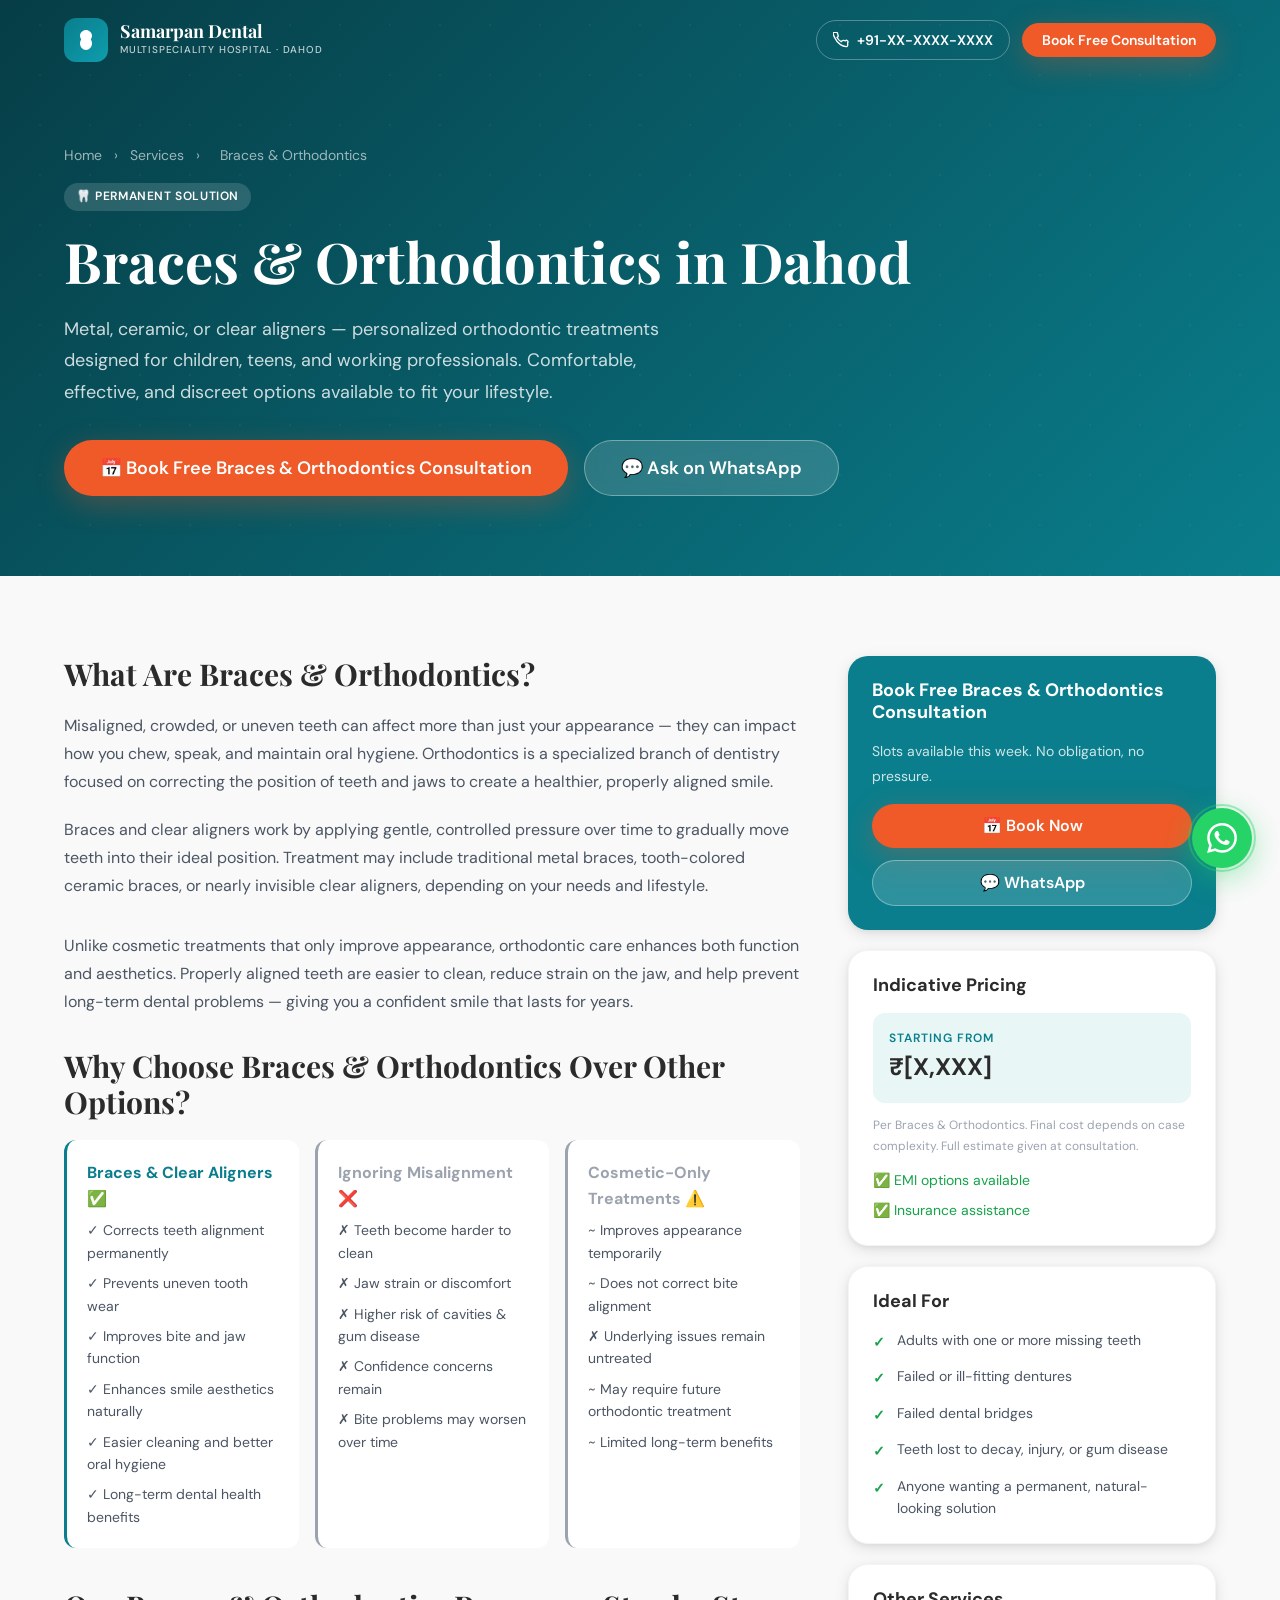
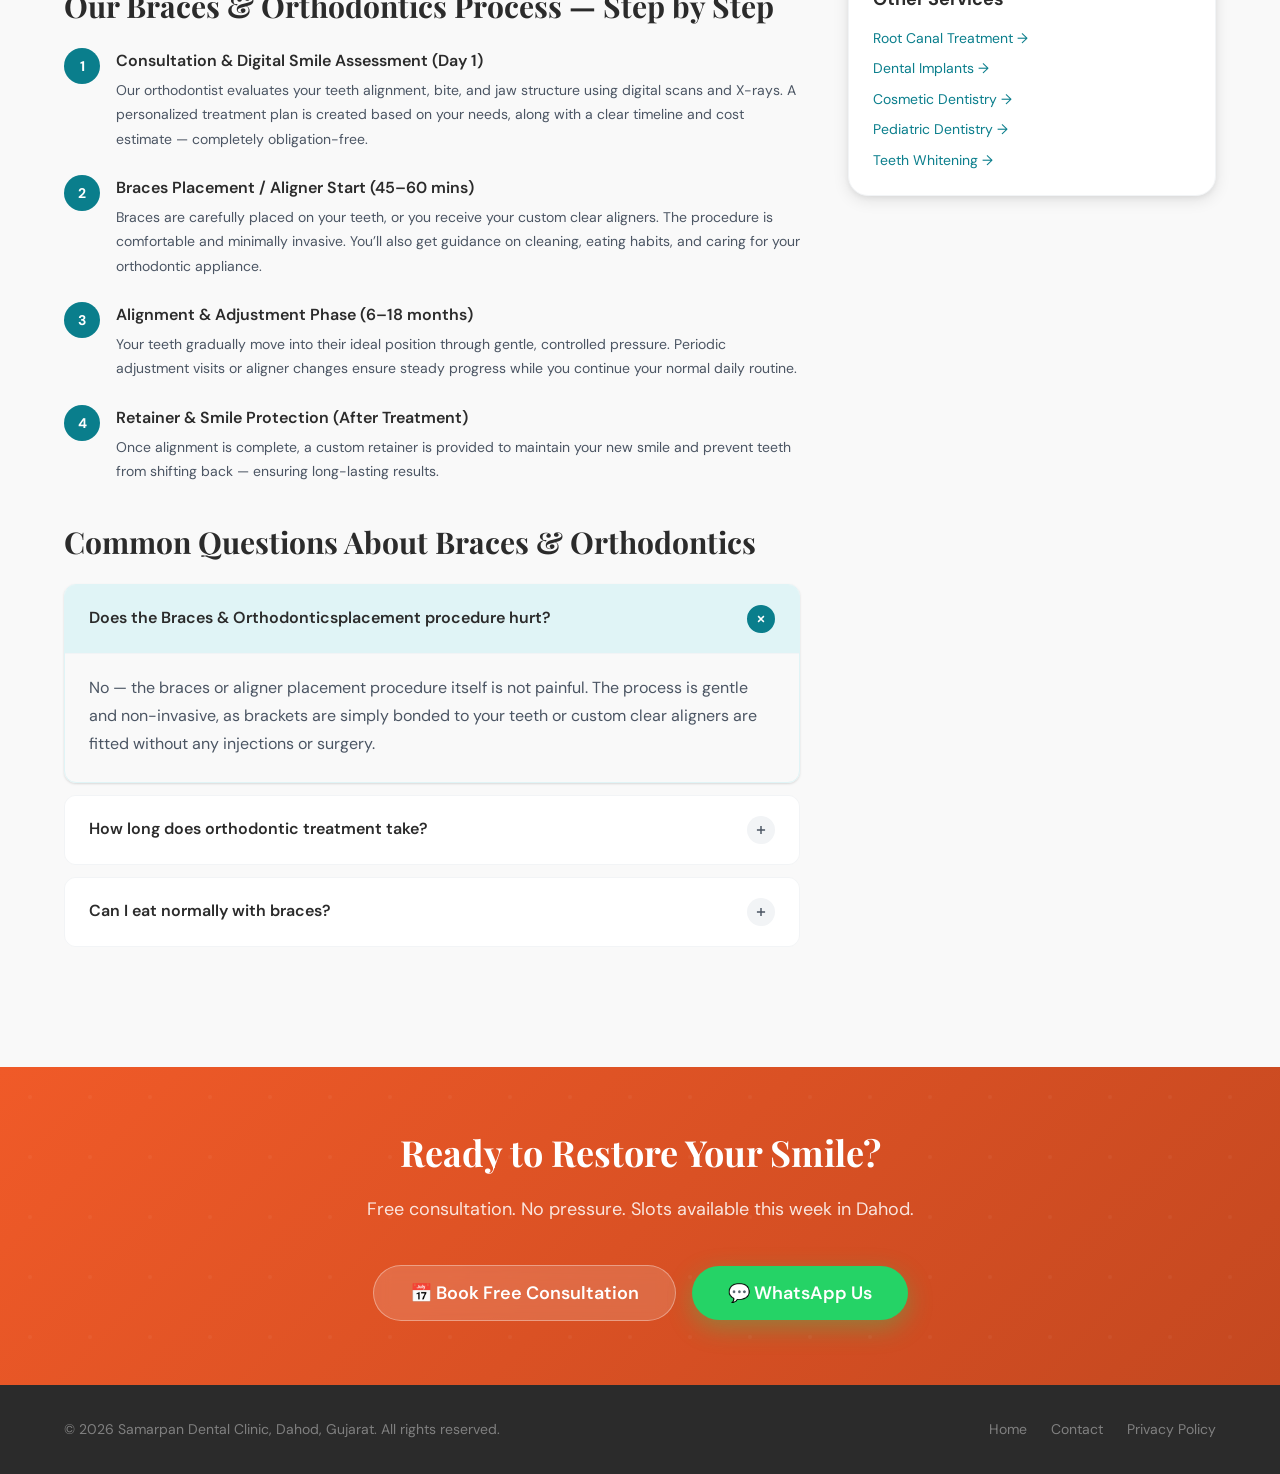
<file: pages/services/braces-orthodontics.html>
<!DOCTYPE html>
<html lang="en">
<head>
  <meta charset="UTF-8" />
  <meta name="viewport" content="width=device-width, initial-scale=1.0" />
  <title>Braces & Orthodontics in Dahod | Samarpan Dental Clinic</title>
  <meta name="description" content="Permanent Braces & Orthodontics in Dahod, Gujarat. Replace missing teeth with titanium implants that look & function like natural teeth. Book free consultation at Samarpan Dental." />
  <meta name="keywords" content="Braces & Orthodontics Dahod, tooth implant Dahod Gujarat, missing tooth replacement Dahod, permanent tooth Dahod, implant cost Dahod" />
  <link rel="canonical" href="https://www.samarpandental.in/pages/services/dental-implants.html" />

  <!-- Open Graph -->
  <meta property="og:title" content="Braces & Orthodontics in Dahod | Samarpan Dental Clinic" />
  <meta property="og:description" content="Permanent titanium Braces & Orthodontics in Dahod. Looks, feels and functions like your natural tooth. Book your free consultation today." />
  <meta property="og:url" content="https://www.samarpandental.in/pages/services/dental-implants.html" />

  <!-- Stylesheets -->
  <link rel="stylesheet" href="../../css/variables.css" />
  <link rel="stylesheet" href="../../css/base.css" />
  <link rel="stylesheet" href="../../css/components.css" />
  <link rel="stylesheet" href="../../css/layout.css" />

  <!-- Service Page Specific Styles -->
  <style>
    .service-hero {
      background: linear-gradient(135deg, #063D46, #0A7E8C);
      padding: calc(var(--header-height) + var(--space-16)) 0 var(--space-20);
      position: relative;
      overflow: hidden;
    }
    .service-hero::after {
      content: '';
      position: absolute;
      inset: 0;
      background-image: radial-gradient(circle at 80% 50%, rgba(255,255,255,0.04) 1px, transparent 1px);
      background-size: 50px 50px;
    }
    .service-hero .container { position: relative; z-index: 1; }
    .service-hero__breadcrumb {
      font-size: var(--text-sm);
      color: rgba(255,255,255,0.6);
      margin-bottom: var(--space-4);
    }
    .service-hero__breadcrumb a { color: rgba(255,255,255,0.6); transition: color var(--transition-fast); }
    .service-hero__breadcrumb a:hover { color: white; }
    .service-hero__breadcrumb span { margin: 0 var(--space-2); }
    .service-hero__title { color: white; font-size: var(--text-5xl); margin-bottom: var(--space-5); }
    .service-hero__subtitle { color: rgba(255,255,255,0.80); font-size: var(--text-lg); max-width: 600px; line-height: var(--leading-relaxed); }
    .service-hero__actions { margin-top: var(--space-8); display: flex; gap: var(--space-4); flex-wrap: wrap; }

    .service-content { padding: var(--space-20) 0; }
    .service-content__grid { display: grid; grid-template-columns: 2fr 1fr; gap: var(--space-12); align-items: start; }
    .service-content__sidebar { position: sticky; top: calc(var(--header-height) + 24px); display: flex; flex-direction: column; gap: var(--space-5); }

    .sidebar-card {
      background: var(--color-white);
      border-radius: var(--radius-lg);
      padding: var(--space-6);
      box-shadow: var(--shadow-md);
      border: 1px solid var(--color-light-gray);
    }
    .sidebar-card__title { font-family: var(--font-body); font-size: var(--text-lg); font-weight: var(--weight-bold); color: var(--color-charcoal); margin-bottom: var(--space-4); }

    .process-step { display: flex; gap: var(--space-4); margin-bottom: var(--space-6); }
    .process-step:last-child { margin-bottom: 0; }
    .process-step__number {
      width: 36px; height: 36px; border-radius: var(--radius-full);
      background: var(--color-primary); color: white; display: flex;
      align-items: center; justify-content: center; font-weight: var(--weight-bold);
      font-size: var(--text-sm); flex-shrink: 0;
    }
    .process-step__title { font-weight: var(--weight-semibold); color: var(--color-charcoal); margin-bottom: 4px; }
    .process-step__desc { font-size: var(--text-sm); color: var(--color-dark-gray); line-height: var(--leading-relaxed); }

    .price-tag { background: var(--color-mint); border-radius: var(--radius-md); padding: var(--space-4); margin-bottom: var(--space-3); }
    .price-tag__label { font-size: var(--text-xs); text-transform: uppercase; letter-spacing: 0.08em; color: var(--color-primary); font-weight: var(--weight-semibold); }
    .price-tag__amount { font-size: var(--text-2xl); font-weight: var(--weight-bold); color: var(--color-charcoal); }

    .ideal-for { display: flex; flex-direction: column; gap: var(--space-3); }
    .ideal-item { display: flex; gap: var(--space-3); align-items: flex-start; font-size: var(--text-sm); color: var(--color-dark-gray); }
    .ideal-item::before { content: '✓'; color: var(--color-success); font-weight: bold; flex-shrink: 0; margin-top: 2px; }

    @media (max-width: 1024px) {
      .service-content__grid { grid-template-columns: 1fr; }
      .service-content__sidebar { position: static; }
    }
    @media (max-width: 768px) {
      .service-hero__title { font-size: var(--text-4xl); }
    }
  </style>

  <!-- Schema: Service -->
  <script type="application/ld+json">
  {
    "@context": "https://schema.org",
    "@type": "MedicalProcedure",
    "name": "Braces & Orthodontics",
    "procedureType": "Therapeutic",
    "description": "Permanent titanium Braces & Orthodontics to replace missing teeth. Procedure includes implant placement, osseointegration period, and crown fitting.",
    "bodyLocation": "Mouth/Jaw",
    "provider": {
      "@type": "Dentist",
      "name": "Samarpan Dental Clinic",
      "address": { "@type": "PostalAddress", "addressLocality": "Dahod", "addressRegion": "Gujarat", "addressCountry": "IN" }
    }
  }
  </script>
</head>
<body>

  <!-- WhatsApp Float -->
  <div class="whatsapp-float">
    <span class="whatsapp-float__tooltip">Book on WhatsApp</span>
    <button class="whatsapp-float__btn" aria-label="Open WhatsApp">
      <svg viewBox="0 0 24 24" fill="white"><path d="M17.472 14.382c-.297-.149-1.758-.867-2.03-.967-.273-.099-.471-.148-.67.15-.197.297-.767.966-.94 1.164-.173.199-.347.223-.644.075-.297-.15-1.255-.463-2.39-1.475-.883-.788-1.48-1.761-1.653-2.059-.173-.297-.018-.458.13-.606.134-.133.298-.347.446-.52.149-.174.198-.298.298-.497.099-.198.05-.371-.025-.52-.075-.149-.669-1.612-.916-2.207-.242-.579-.487-.5-.669-.51-.173-.008-.371-.01-.57-.01-.198 0-.52.074-.792.372-.272.297-1.04 1.016-1.04 2.479 0 1.462 1.065 2.875 1.213 3.074.149.198 2.096 3.2 5.077 4.487.709.306 1.262.489 1.694.625.712.227 1.36.195 1.871.118.571-.085 1.758-.719 2.006-1.413.248-.694.248-1.289.173-1.413-.074-.124-.272-.198-.57-.347m-5.421 7.403h-.004a9.87 9.87 0 01-5.031-1.378l-.361-.214-3.741.982.998-3.648-.235-.374a9.86 9.86 0 01-1.51-5.26c.001-5.45 4.436-9.884 9.888-9.884 2.64 0 5.122 1.03 6.988 2.898a9.825 9.825 0 012.893 6.994c-.003 5.45-4.437 9.884-9.885 9.884m8.413-18.297A11.815 11.815 0 0012.05 0C5.495 0 .16 5.335.157 11.892c0 2.096.547 4.142 1.588 5.945L.057 24l6.305-1.654a11.882 11.882 0 005.683 1.448h.005c6.554 0 11.89-5.335 11.893-11.893a11.821 11.821 0 00-3.48-8.413Z"/></svg>
    </button>
  </div>

  <!-- Header -->
  <header class="site-header site-header--scrolled" role="banner">
    <div class="container">
      <a href="../../index.html" class="site-logo">
        <div class="site-logo__icon">
          <svg width="24" height="24" viewBox="0 0 24 24" fill="white"><path d="M12 2C9 2 6 4.5 6 7.5c0 1.5.5 2.8 1.2 3.8C6.5 12.5 6 14 6 15.5 6 19 8.7 22 12 22s6-3 6-6.5c0-1.5-.5-3-1.2-4.2.7-1 1.2-2.3 1.2-3.8C18 4.5 15 2 12 2z"/></svg>
        </div>
        <div class="site-logo__text">
          <span class="site-logo__name">Samarpan Dental</span>
          <span class="site-logo__tagline">Multispeciality Hospital · Dahod</span>
        </div>
      </a>
      <div class="header-actions">
        <a href="tel:+91XXXXXXXXXX" class="header-phone">
          <svg width="16" height="16" fill="none" stroke="currentColor" stroke-width="2" viewBox="0 0 24 24"><path d="M22 16.92v3a2 2 0 01-2.18 2 19.79 19.79 0 01-8.63-3.07A19.5 19.5 0 013.07 9.5a19.79 19.79 0 01-3.07-8.67A2 2 0 012 .68h3a2 2 0 012 1.72 12.84 12.84 0 00.7 2.81 2 2 0 01-.45 2.11L6.09 8.23a16 16 0 006.29 6.29l1.41-1.41a2 2 0 012.11-.45 12.84 12.84 0 002.81.7A2 2 0 0122 15.92v1z"/></svg>
          +91-XX-XXXX-XXXX
        </a>
        <a href="../../index.html#booking" class="btn btn--primary btn--sm">Book Free Consultation</a>
      </div>
      <button class="mobile-menu-toggle" aria-label="Toggle menu"><span></span><span></span><span></span></button>
    </div>
  </header>

  <!-- Mobile Nav -->
  <nav class="mobile-nav" aria-label="Mobile navigation">
    <a href="../../index.html#about" class="mobile-nav__link">About Us</a>
    <a href="../../index.html#services" class="mobile-nav__link">Services</a>
    <a href="../doctors.html" class="mobile-nav__link">Our Doctors</a>
    <a href="../../index.html#testimonials" class="mobile-nav__link">Reviews</a>
    <a href="../../index.html#faq" class="mobile-nav__link">FAQ</a>
    <a href="../../index.html#contact" class="mobile-nav__link">Contact</a>
    <div class="mobile-nav__actions">
      <a href="../../index.html#booking" class="btn btn--primary btn--lg">📅 Book Free Consultation</a>
      <a href="https://wa.me/91XXXXXXXXXX" class="btn btn--whatsapp btn--lg" target="_blank">💬 WhatsApp Us</a>
    </div>
  </nav>

  <main>

    <!-- Service Hero -->
    <section class="service-hero">
      <div class="container">
        <nav class="service-hero__breadcrumb" aria-label="Breadcrumb">
          <a href="../../index.html">Home</a>
          <span aria-hidden="true">›</span>
          <a href="../../index.html#services">Services</a>
          <span aria-hidden="true">›</span>
          <span aria-current="page">Braces & Orthodontics</span>
        </nav>
        <span class="badge badge--primary" style="background: rgba(255,255,255,0.15); color: white; margin-bottom: var(--space-4);">🦷 Permanent Solution</span>
        <h1 class="service-hero__title">
          Braces & Orthodontics in Dahod
        </h1>
        <p class="service-hero__subtitle">
          Metal, ceramic, or clear aligners — personalized orthodontic treatments designed for children, teens, and working professionals. Comfortable, effective, and discreet options available to fit your lifestyle.
        </p>
        <div class="service-hero__actions">
          <a href="../../index.html#booking" class="btn btn--primary btn--lg">📅 Book Free Braces & Orthodontics Consultation</a>
          <a href="https://wa.me/91XXXXXXXXXX?text=Hi%2C%20I%20need%20information%20about%20dental%20implants" class="btn btn--ghost btn--lg" target="_blank" rel="noopener">💬 Ask on WhatsApp</a>
        </div>
      </div>
    </section>

    <!-- Service Content -->
    <section class="service-content" style="background: var(--color-off-white);">
      <div class="container">
        <div class="service-content__grid">

          <!-- Main Content -->
          <article data-animate>

            <h2 style="font-size: var(--text-3xl); margin-bottom: var(--space-5);">What Are Braces & Orthodontics?</h2>
            <p style="color: var(--color-dark-gray); line-height: var(--leading-relaxed); margin-bottom: var(--space-5);">
              Misaligned, crowded, or uneven teeth can affect more than just your appearance — they can impact how you chew, speak, and maintain oral hygiene. Orthodontics is a specialized branch of dentistry focused on correcting the position of teeth and jaws to create a healthier, properly aligned smile.
            </p>
            <p style="color: var(--color-dark-gray); line-height: var(--leading-relaxed); margin-bottom: var(--space-8);">
              Braces and clear aligners work by applying gentle, controlled pressure over time to gradually move teeth into their ideal position. Treatment may include traditional metal braces, tooth-colored ceramic braces, or nearly invisible clear aligners, depending on your needs and lifestyle.
            </p>
            <p style="color: var(--color-dark-gray); line-height: var(--leading-relaxed); margin-bottom: var(--space-8);">
              Unlike cosmetic treatments that only improve appearance, orthodontic care enhances both function and aesthetics. Properly aligned teeth are easier to clean, reduce strain on the jaw, and help prevent long-term dental problems — giving you a confident smile that lasts for years.
            </p>

            <h2 style="font-size: var(--text-3xl); margin-bottom: var(--space-5);">Why Choose Braces & Orthodontics Over Other Options?</h2>
            <div style="display: grid; grid-template-columns: 1fr 1fr 1fr; gap: var(--space-4); margin-bottom: var(--space-10);">
              <div style="background: var(--color-white); border-radius: var(--radius-md); padding: var(--space-5); border-left: 3px solid var(--color-primary);">
                <div style="font-weight: var(--weight-bold); color: var(--color-primary); margin-bottom: var(--space-2);">Braces & Clear Aligners ✅</div>
                <ul style="font-size: var(--text-sm); color: var(--color-dark-gray); display: flex; flex-direction: column; gap: var(--space-2);">
                  <li>✓ Corrects teeth alignment permanently</li><li>✓ Prevents uneven tooth wear</li>
                  <li>✓ Improves bite and jaw function</li><li>✓ Enhances smile aesthetics naturally</li>
                  <li>✓ Easier cleaning and better oral hygiene</li><li>✓ Long-term dental health benefits</li>
                </ul>
              </div>
              <div style="background: var(--color-white); border-radius: var(--radius-md); padding: var(--space-5); border-left: 3px solid var(--color-mid-gray);">
                <div style="font-weight: var(--weight-bold); color: var(--color-mid-gray); margin-bottom: var(--space-2);">Ignoring Misalignment ❌</div>
                <ul style="font-size: var(--text-sm); color: var(--color-dark-gray); display: flex; flex-direction: column; gap: var(--space-2);">
                  <li>✗ Teeth become harder to clean</li><li>✗ Jaw strain or discomfort</li>
                  <li>✗ Higher risk of cavities & gum disease</li><li>✗ Confidence concerns remain</li>
                  <li>✗ Bite problems may worsen over time</li>
                </ul>
              </div>
              <div style="background: var(--color-white); border-radius: var(--radius-md); padding: var(--space-5); border-left: 3px solid var(--color-mid-gray);">
                <div style="font-weight: var(--weight-bold); color: var(--color-mid-gray); margin-bottom: var(--space-2);">Cosmetic-Only Treatments ⚠️</div>
                <ul style="font-size: var(--text-sm); color: var(--color-dark-gray); display: flex; flex-direction: column; gap: var(--space-2);">
                  <li>~ Improves appearance temporarily</li>
                  <li>~ Does not correct bite alignment</li>
                  <li>✗ Underlying issues remain untreated</li>
                  <li>~ May require future orthodontic treatment</li>
                  <li>~ Limited long-term benefits</li>
                </ul>
              </div>
            </div>

            <h2 style="font-size: var(--text-3xl); margin-bottom: var(--space-6);">Our Braces & Orthodontics Process — Step by Step</h2>
            <div style="margin-bottom: var(--space-10);">
              <div class="process-step">
                <div class="process-step__number">1</div>
                <div>
                  <div class="process-step__title">Consultation & Digital Smile Assessment (Day 1)</div>
                  <p class="process-step__desc">Our orthodontist evaluates your teeth alignment, bite, and jaw structure using digital scans and X-rays. A personalized treatment plan is created based on your needs, along with a clear timeline and cost estimate — completely obligation-free.</p>
                </div>
              </div>
              <div class="process-step">
                <div class="process-step__number">2</div>
                <div>
                  <div class="process-step__title">Braces Placement / Aligner Start (45–60 mins)</div>
                  <p class="process-step__desc">Braces are carefully placed on your teeth, or you receive your custom clear aligners. The procedure is comfortable and minimally invasive. You’ll also get guidance on cleaning, eating habits, and caring for your orthodontic appliance.</p>
                </div>
              </div>
              <div class="process-step">
                <div class="process-step__number">3</div>
                <div>
                  <div class="process-step__title">Alignment & Adjustment Phase (6–18 months)</div>
                  <p class="process-step__desc">Your teeth gradually move into their ideal position through gentle, controlled pressure. Periodic adjustment visits or aligner changes ensure steady progress while you continue your normal daily routine.</p>
                </div>
              </div>
              <div class="process-step">
                <div class="process-step__number">4</div>
                <div>
                  <div class="process-step__title">Retainer & Smile Protection (After Treatment)</div>
                  <p class="process-step__desc">Once alignment is complete, a custom retainer is provided to maintain your new smile and prevent teeth from shifting back — ensuring long-lasting results.</p>
                </div>
              </div>
            </div>

            <!-- FAQ on page -->
            <h2 style="font-size: var(--text-3xl); margin-bottom: var(--space-6);">Common Questions About Braces & Orthodontics</h2>
            <div class="accordion" style="margin-bottom: var(--space-10);">
              <div class="accordion-item">
                <button class="accordion-trigger" aria-expanded="false">
                  <span class="accordion-trigger__question">Does the Braces & Orthodonticsplacement procedure hurt?</span>
                  <span class="accordion-trigger__icon"><svg viewBox="0 0 24 24" fill="none" stroke="currentColor" stroke-width="2.5"><path d="M12 5v14M5 12h14"/></svg></span>
                </button>
                <div class="accordion-content"><div class="accordion-content__inner">No — the braces or aligner placement procedure itself is not painful. The process is gentle and non-invasive, as brackets are simply bonded to your teeth or custom clear aligners are fitted without any injections or surgery.</div></div>
              </div>
              <div class="accordion-item">
                <button class="accordion-trigger" aria-expanded="false">
                  <span class="accordion-trigger__question">How long does orthodontic treatment take?</span>
                  <span class="accordion-trigger__icon"><svg viewBox="0 0 24 24" fill="none" stroke="currentColor" stroke-width="2.5"><path d="M12 5v14M5 12h14"/></svg></span>
                </button>
                <div class="accordion-content"><div class="accordion-content__inner">Treatment usually lasts between 6 to 18 months, depending on the complexity of the alignment problem and the type of braces or aligners used. Some minor corrections may finish sooner.</div></div>
              </div>
              <div class="accordion-item">
                <button class="accordion-trigger" aria-expanded="false">
                  <span class="accordion-trigger__question">Can I eat normally with braces?</span>
                  <span class="accordion-trigger__icon"><svg viewBox="0 0 24 24" fill="none" stroke="currentColor" stroke-width="2.5"><path d="M12 5v14M5 12h14"/></svg></span>
                </button>
                <div class="accordion-content"><div class="accordion-content__inner">Yes, but you should avoid very hard, sticky, or chewy foods that could damage brackets or wires. A food guide is provided after treatment begins.</div></div>
              </div>
            </div>

          </article>

          <!-- Sidebar -->
          <aside class="service-content__sidebar" data-animate data-animate-delay="2">

            <!-- Booking CTA -->
            <div class="sidebar-card" style="background: var(--color-primary); border: none;">
              <h3 class="sidebar-card__title" style="color: white;">Book Free Braces & Orthodontics Consultation</h3>
              <p style="font-size: var(--text-sm); color: rgba(255,255,255,0.8); margin-bottom: var(--space-4);">Slots available this week. No obligation, no pressure.</p>
              <a href="../../index.html#booking" class="btn btn--primary" style="width: 100%; justify-content: center; background: var(--color-accent);">📅 Book Now</a>
              <a href="https://wa.me/91XXXXXXXXXX?text=Hi%2C%20I%20want%20to%20book%20a%20dental%20implant%20consultation" class="btn btn--ghost" style="width: 100%; justify-content: center; margin-top: var(--space-3);" target="_blank" rel="noopener">💬 WhatsApp</a>
            </div>

            <!-- Pricing -->
            <div class="sidebar-card">
              <h3 class="sidebar-card__title">Indicative Pricing</h3>
              <div class="price-tag">
                <div class="price-tag__label">Starting From</div>
                <div class="price-tag__amount">₹[X,XXX]</div>
              </div>
              <p style="font-size: var(--text-xs); color: var(--color-mid-gray); margin-bottom: var(--space-3);">Per Braces & Orthodontics. Final cost depends on case complexity. Full estimate given at consultation.</p>
              <div style="display: flex; align-items: center; gap: var(--space-2); font-size: var(--text-sm); color: var(--color-success);">
                ✅ EMI options available
              </div>
              <div style="display: flex; align-items: center; gap: var(--space-2); font-size: var(--text-sm); color: var(--color-success); margin-top: var(--space-2);">
                ✅ Insurance assistance
              </div>
            </div>

            <!-- Ideal For -->
            <div class="sidebar-card">
              <h3 class="sidebar-card__title">Ideal For</h3>
              <div class="ideal-for">
                <div class="ideal-item">Adults with one or more missing teeth</div>
                <div class="ideal-item">Failed or ill-fitting dentures</div>
                <div class="ideal-item">Failed dental bridges</div>
                <div class="ideal-item">Teeth lost to decay, injury, or gum disease</div>
                <div class="ideal-item">Anyone wanting a permanent, natural-looking solution</div>
              </div>
            </div>

            <!-- Other Services -->
            <div class="sidebar-card">
              <h3 class="sidebar-card__title">Other Services</h3>
              <div class="footer-links" style="gap: var(--space-2);">
                <a href="root-canal.html" class="footer-link" style="color: var(--color-primary);">Root Canal Treatment →</a>
                <a href="dental-implants.html" class="footer-link" style="color: var(--color-primary);">Dental Implants →</a>
                <a href="cosmetic-dentistry.html" class="footer-link" style="color: var(--color-primary);">Cosmetic Dentistry →</a>
                <a href="pediatric-dentistry.html" class="footer-link" style="color: var(--color-primary);">Pediatric Dentistry →</a>
                <a href="teeth-whitening.html" class="footer-link" style="color: var(--color-primary);">Teeth Whitening →</a>
              </div>
            </div>

          </aside>

        </div>
      </div>
    </section>

    <!-- CTA Strip -->
    <section class="section cta-section" style="padding: var(--space-16) 0;">
      <div class="container">
        <div class="cta-section__inner">
          <h2 class="cta-section__title" style="font-size: var(--text-4xl);">
            Ready to Restore Your Smile?
          </h2>
          <p class="cta-section__subtitle">
            Free consultation. No pressure. Slots available this week in Dahod.
          </p>
          <div class="cta-section__actions">
            <a href="../../index.html#booking" class="btn btn--ghost btn--lg">📅 Book Free Consultation</a>
            <a href="https://wa.me/91XXXXXXXXXX" class="btn btn--whatsapp btn--lg" target="_blank" rel="noopener">💬 WhatsApp Us</a>
          </div>
        </div>
      </div>
    </section>

  </main>

  <!-- Footer (simplified for service pages) -->
  <footer class="site-footer">
    <div class="container">
      <div class="site-footer__bottom" style="border-top: none; padding: var(--space-8) 0;">
        <p class="footer-copyright">© <script>document.write(new Date().getFullYear())</script> Samarpan Dental Clinic, Dahod, Gujarat. All rights reserved.</p>
        <nav class="footer-bottom-links">
          <a href="../../index.html" class="footer-bottom-link">Home</a>
          <a href="../../index.html#contact" class="footer-bottom-link">Contact</a>
          <a href="../privacy-policy.html" class="footer-bottom-link">Privacy Policy</a>
        </nav>
      </div>
    </div>
  </footer>

  <script src="../../js/main.js" defer></script>
</body>
</html>
</file>
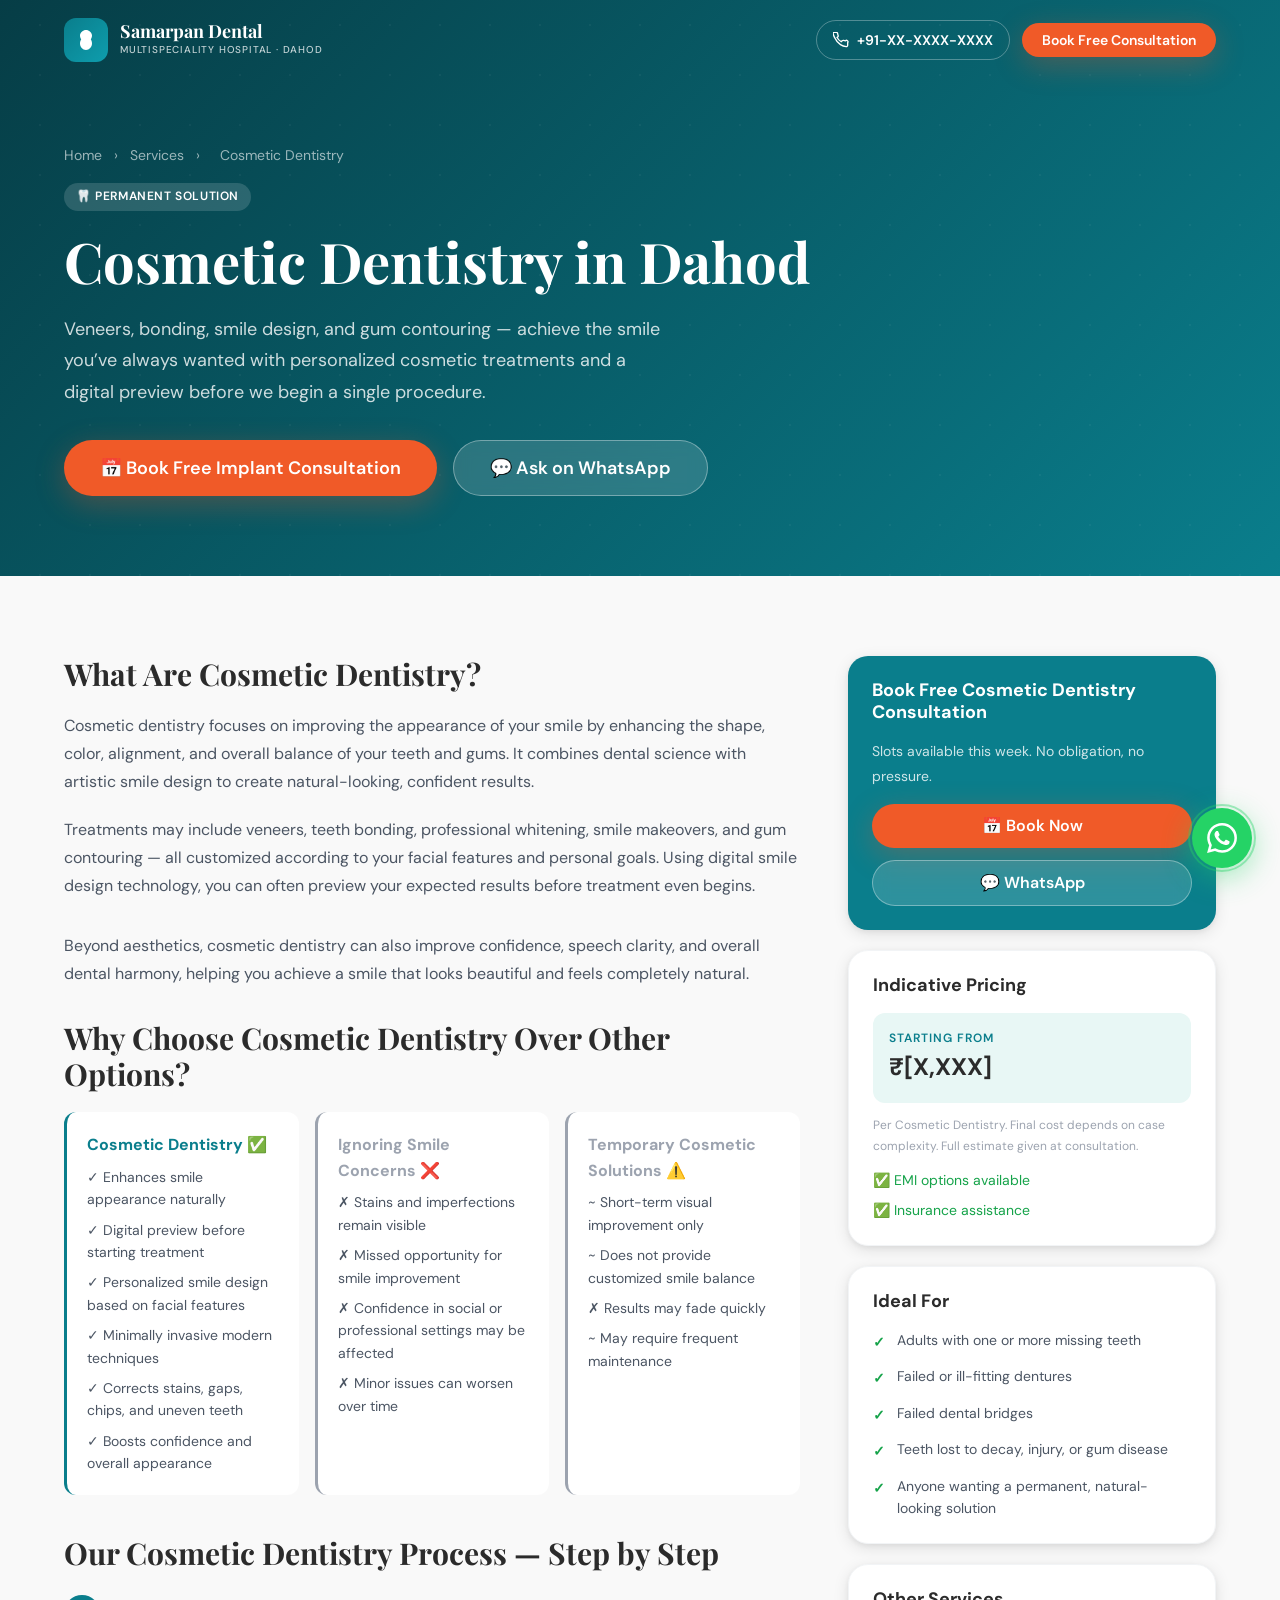
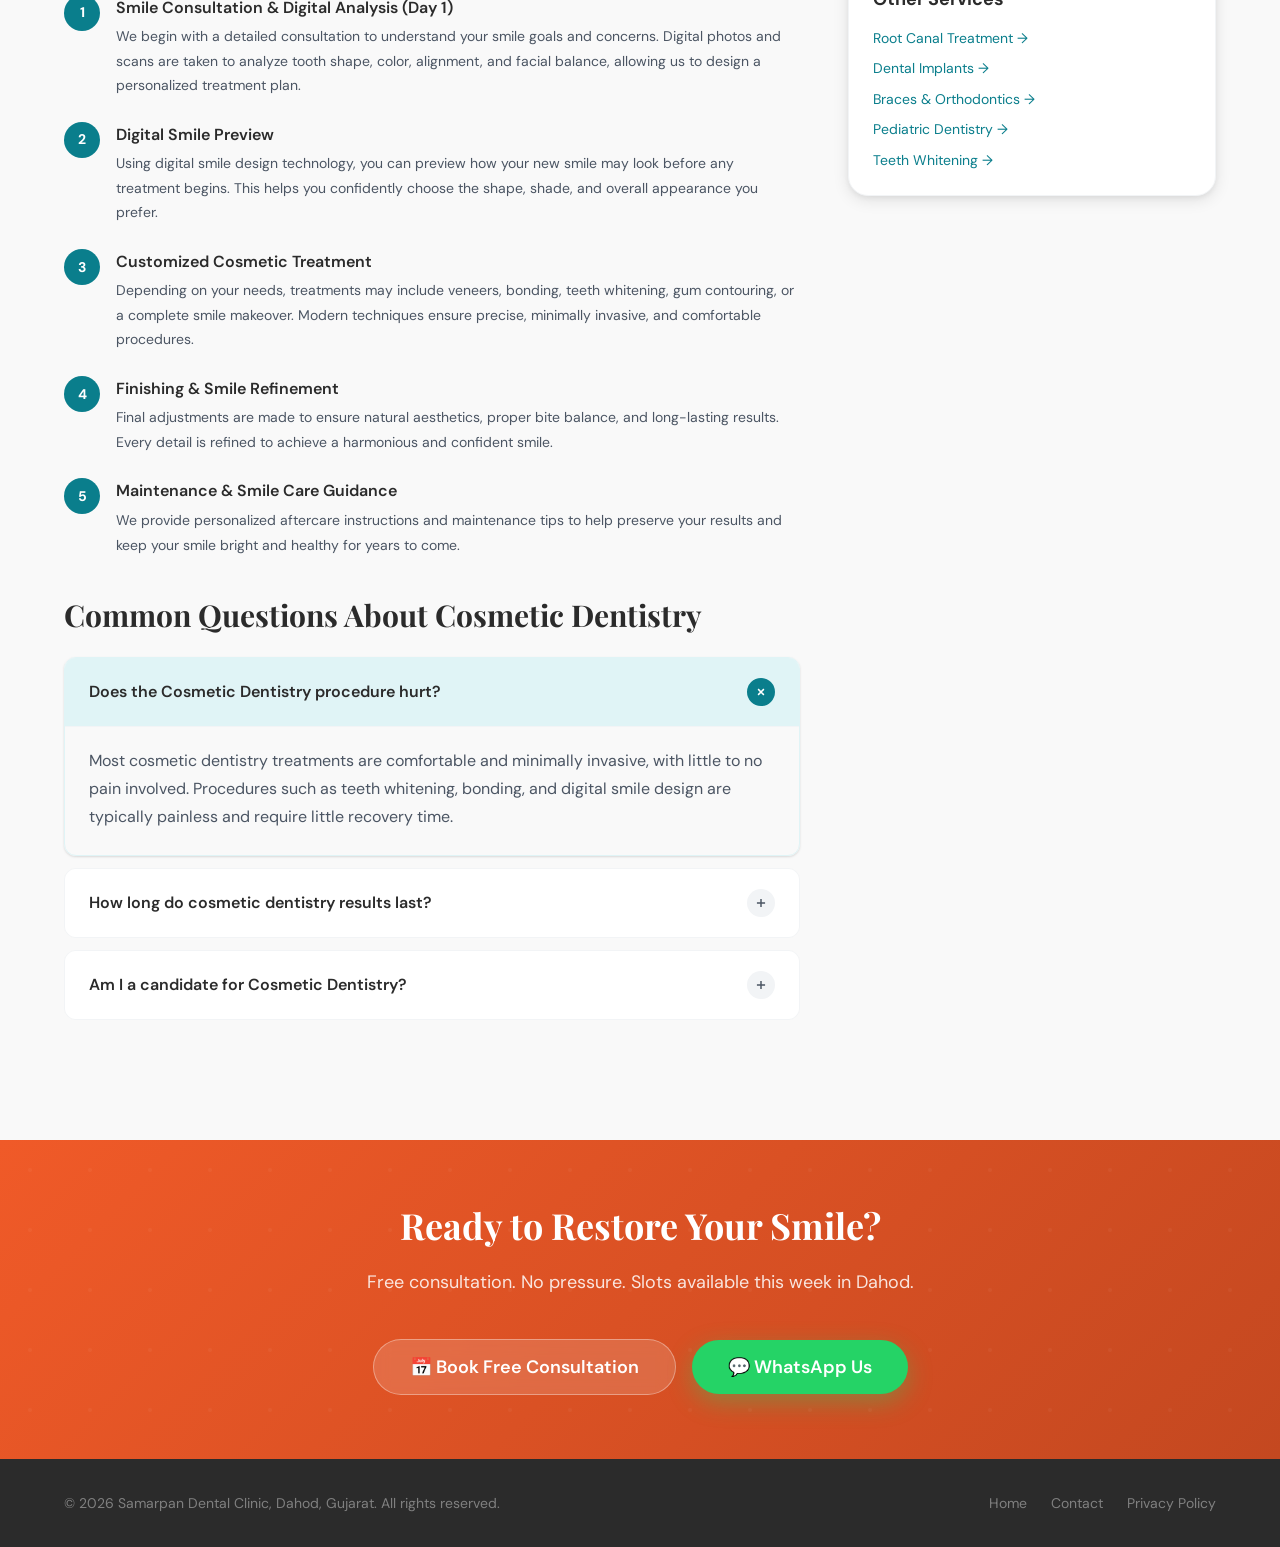
<file: pages/services/cosmetic-dentistry.html>
<!DOCTYPE html>
<html lang="en">
<head>
  <meta charset="UTF-8" />
  <meta name="viewport" content="width=device-width, initial-scale=1.0" />
  <title>Cosmetic Dentistry in Dahod | Samarpan Dental Clinic</title>
  <meta name="description" content="Permanent Cosmetic Dentistry in Dahod, Gujarat. Replace missing teeth with titanium implants that look & function like natural teeth. Book free consultation at Samarpan Dental." />
  <meta name="keywords" content="Cosmetic Dentistry Dahod, tooth implant Dahod Gujarat, missing tooth replacement Dahod, permanent tooth Dahod, implant cost Dahod" />
  <link rel="canonical" href="https://www.samarpandental.in/pages/services/dental-implants.html" />

  <!-- Open Graph -->
  <meta property="og:title" content="Cosmetic Dentistry in Dahod | Samarpan Dental Clinic" />
  <meta property="og:description" content="Permanent titanium Cosmetic Dentistry in Dahod. Looks, feels and functions like your natural tooth. Book your free consultation today." />
  <meta property="og:url" content="https://www.samarpandental.in/pages/services/dental-implants.html" />

  <!-- Stylesheets -->
  <link rel="stylesheet" href="../../css/variables.css" />
  <link rel="stylesheet" href="../../css/base.css" />
  <link rel="stylesheet" href="../../css/components.css" />
  <link rel="stylesheet" href="../../css/layout.css" />

  <!-- Service Page Specific Styles -->
  <style>
    .service-hero {
      background: linear-gradient(135deg, #063D46, #0A7E8C);
      padding: calc(var(--header-height) + var(--space-16)) 0 var(--space-20);
      position: relative;
      overflow: hidden;
    }
    .service-hero::after {
      content: '';
      position: absolute;
      inset: 0;
      background-image: radial-gradient(circle at 80% 50%, rgba(255,255,255,0.04) 1px, transparent 1px);
      background-size: 50px 50px;
    }
    .service-hero .container { position: relative; z-index: 1; }
    .service-hero__breadcrumb {
      font-size: var(--text-sm);
      color: rgba(255,255,255,0.6);
      margin-bottom: var(--space-4);
    }
    .service-hero__breadcrumb a { color: rgba(255,255,255,0.6); transition: color var(--transition-fast); }
    .service-hero__breadcrumb a:hover { color: white; }
    .service-hero__breadcrumb span { margin: 0 var(--space-2); }
    .service-hero__title { color: white; font-size: var(--text-5xl); margin-bottom: var(--space-5); }
    .service-hero__subtitle { color: rgba(255,255,255,0.80); font-size: var(--text-lg); max-width: 600px; line-height: var(--leading-relaxed); }
    .service-hero__actions { margin-top: var(--space-8); display: flex; gap: var(--space-4); flex-wrap: wrap; }

    .service-content { padding: var(--space-20) 0; }
    .service-content__grid { display: grid; grid-template-columns: 2fr 1fr; gap: var(--space-12); align-items: start; }
    .service-content__sidebar { position: sticky; top: calc(var(--header-height) + 24px); display: flex; flex-direction: column; gap: var(--space-5); }

    .sidebar-card {
      background: var(--color-white);
      border-radius: var(--radius-lg);
      padding: var(--space-6);
      box-shadow: var(--shadow-md);
      border: 1px solid var(--color-light-gray);
    }
    .sidebar-card__title { font-family: var(--font-body); font-size: var(--text-lg); font-weight: var(--weight-bold); color: var(--color-charcoal); margin-bottom: var(--space-4); }

    .process-step { display: flex; gap: var(--space-4); margin-bottom: var(--space-6); }
    .process-step:last-child { margin-bottom: 0; }
    .process-step__number {
      width: 36px; height: 36px; border-radius: var(--radius-full);
      background: var(--color-primary); color: white; display: flex;
      align-items: center; justify-content: center; font-weight: var(--weight-bold);
      font-size: var(--text-sm); flex-shrink: 0;
    }
    .process-step__title { font-weight: var(--weight-semibold); color: var(--color-charcoal); margin-bottom: 4px; }
    .process-step__desc { font-size: var(--text-sm); color: var(--color-dark-gray); line-height: var(--leading-relaxed); }

    .price-tag { background: var(--color-mint); border-radius: var(--radius-md); padding: var(--space-4); margin-bottom: var(--space-3); }
    .price-tag__label { font-size: var(--text-xs); text-transform: uppercase; letter-spacing: 0.08em; color: var(--color-primary); font-weight: var(--weight-semibold); }
    .price-tag__amount { font-size: var(--text-2xl); font-weight: var(--weight-bold); color: var(--color-charcoal); }

    .ideal-for { display: flex; flex-direction: column; gap: var(--space-3); }
    .ideal-item { display: flex; gap: var(--space-3); align-items: flex-start; font-size: var(--text-sm); color: var(--color-dark-gray); }
    .ideal-item::before { content: '✓'; color: var(--color-success); font-weight: bold; flex-shrink: 0; margin-top: 2px; }

    @media (max-width: 1024px) {
      .service-content__grid { grid-template-columns: 1fr; }
      .service-content__sidebar { position: static; }
    }
    @media (max-width: 768px) {
      .service-hero__title { font-size: var(--text-4xl); }
    }
  </style>

  <!-- Schema: Service -->
  <script type="application/ld+json">
  {
    "@context": "https://schema.org",
    "@type": "MedicalProcedure",
    "name": "Cosmetic Dentistry",
    "procedureType": "Therapeutic",
    "description": "Permanent titanium Cosmetic Dentistry to replace missing teeth. Procedure includes implant placement, osseointegration period, and crown fitting.",
    "bodyLocation": "Mouth/Jaw",
    "provider": {
      "@type": "Dentist",
      "name": "Samarpan Dental Clinic",
      "address": { "@type": "PostalAddress", "addressLocality": "Dahod", "addressRegion": "Gujarat", "addressCountry": "IN" }
    }
  }
  </script>
</head>
<body>

  <!-- WhatsApp Float -->
  <div class="whatsapp-float">
    <span class="whatsapp-float__tooltip">Book on WhatsApp</span>
    <button class="whatsapp-float__btn" aria-label="Open WhatsApp">
      <svg viewBox="0 0 24 24" fill="white"><path d="M17.472 14.382c-.297-.149-1.758-.867-2.03-.967-.273-.099-.471-.148-.67.15-.197.297-.767.966-.94 1.164-.173.199-.347.223-.644.075-.297-.15-1.255-.463-2.39-1.475-.883-.788-1.48-1.761-1.653-2.059-.173-.297-.018-.458.13-.606.134-.133.298-.347.446-.52.149-.174.198-.298.298-.497.099-.198.05-.371-.025-.52-.075-.149-.669-1.612-.916-2.207-.242-.579-.487-.5-.669-.51-.173-.008-.371-.01-.57-.01-.198 0-.52.074-.792.372-.272.297-1.04 1.016-1.04 2.479 0 1.462 1.065 2.875 1.213 3.074.149.198 2.096 3.2 5.077 4.487.709.306 1.262.489 1.694.625.712.227 1.36.195 1.871.118.571-.085 1.758-.719 2.006-1.413.248-.694.248-1.289.173-1.413-.074-.124-.272-.198-.57-.347m-5.421 7.403h-.004a9.87 9.87 0 01-5.031-1.378l-.361-.214-3.741.982.998-3.648-.235-.374a9.86 9.86 0 01-1.51-5.26c.001-5.45 4.436-9.884 9.888-9.884 2.64 0 5.122 1.03 6.988 2.898a9.825 9.825 0 012.893 6.994c-.003 5.45-4.437 9.884-9.885 9.884m8.413-18.297A11.815 11.815 0 0012.05 0C5.495 0 .16 5.335.157 11.892c0 2.096.547 4.142 1.588 5.945L.057 24l6.305-1.654a11.882 11.882 0 005.683 1.448h.005c6.554 0 11.89-5.335 11.893-11.893a11.821 11.821 0 00-3.48-8.413Z"/></svg>
    </button>
  </div>

  <!-- Header -->
  <header class="site-header site-header--scrolled" role="banner">
    <div class="container">
      <a href="../../index.html" class="site-logo">
        <div class="site-logo__icon">
          <svg width="24" height="24" viewBox="0 0 24 24" fill="white"><path d="M12 2C9 2 6 4.5 6 7.5c0 1.5.5 2.8 1.2 3.8C6.5 12.5 6 14 6 15.5 6 19 8.7 22 12 22s6-3 6-6.5c0-1.5-.5-3-1.2-4.2.7-1 1.2-2.3 1.2-3.8C18 4.5 15 2 12 2z"/></svg>
        </div>
        <div class="site-logo__text">
          <span class="site-logo__name">Samarpan Dental</span>
          <span class="site-logo__tagline">Multispeciality Hospital · Dahod</span>
        </div>
      </a>
      <div class="header-actions">
        <a href="tel:+91XXXXXXXXXX" class="header-phone">
          <svg width="16" height="16" fill="none" stroke="currentColor" stroke-width="2" viewBox="0 0 24 24"><path d="M22 16.92v3a2 2 0 01-2.18 2 19.79 19.79 0 01-8.63-3.07A19.5 19.5 0 013.07 9.5a19.79 19.79 0 01-3.07-8.67A2 2 0 012 .68h3a2 2 0 012 1.72 12.84 12.84 0 00.7 2.81 2 2 0 01-.45 2.11L6.09 8.23a16 16 0 006.29 6.29l1.41-1.41a2 2 0 012.11-.45 12.84 12.84 0 002.81.7A2 2 0 0122 15.92v1z"/></svg>
          +91-XX-XXXX-XXXX
        </a>
        <a href="../../index.html#booking" class="btn btn--primary btn--sm">Book Free Consultation</a>
      </div>
      <button class="mobile-menu-toggle" aria-label="Toggle menu"><span></span><span></span><span></span></button>
    </div>
  </header>

  <!-- Mobile Nav -->
  <nav class="mobile-nav" aria-label="Mobile navigation">
    <a href="../../index.html#about" class="mobile-nav__link">About Us</a>
    <a href="../../index.html#services" class="mobile-nav__link">Services</a>
    <a href="../doctors.html" class="mobile-nav__link">Our Doctors</a>
    <a href="../../index.html#testimonials" class="mobile-nav__link">Reviews</a>
    <a href="../../index.html#faq" class="mobile-nav__link">FAQ</a>
    <a href="../../index.html#contact" class="mobile-nav__link">Contact</a>
    <div class="mobile-nav__actions">
      <a href="../../index.html#booking" class="btn btn--primary btn--lg">📅 Book Free Consultation</a>
      <a href="https://wa.me/91XXXXXXXXXX" class="btn btn--whatsapp btn--lg" target="_blank">💬 WhatsApp Us</a>
    </div>
  </nav>

  <main>

    <!-- Service Hero -->
    <section class="service-hero">
      <div class="container">
        <nav class="service-hero__breadcrumb" aria-label="Breadcrumb">
          <a href="../../index.html">Home</a>
          <span aria-hidden="true">›</span>
          <a href="../../index.html#services">Services</a>
          <span aria-hidden="true">›</span>
          <span aria-current="page">Cosmetic Dentistry</span>
        </nav>
        <span class="badge badge--primary" style="background: rgba(255,255,255,0.15); color: white; margin-bottom: var(--space-4);">🦷 Permanent Solution</span>
        <h1 class="service-hero__title">
          Cosmetic Dentistry in Dahod
        </h1>
        <p class="service-hero__subtitle">
          Veneers, bonding, smile design, and gum contouring — achieve the smile you’ve always wanted with personalized cosmetic treatments and a digital preview before we begin a single procedure.
        </p>
        <div class="service-hero__actions">
          <a href="../../index.html#booking" class="btn btn--primary btn--lg">📅 Book Free Implant Consultation</a>
          <a href="https://wa.me/91XXXXXXXXXX?text=Hi%2C%20I%20need%20information%20about%20dental%20implants" class="btn btn--ghost btn--lg" target="_blank" rel="noopener">💬 Ask on WhatsApp</a>
        </div>
      </div>
    </section>

    <!-- Service Content -->
    <section class="service-content" style="background: var(--color-off-white);">
      <div class="container">
        <div class="service-content__grid">

          <!-- Main Content -->
          <article data-animate>

            <h2 style="font-size: var(--text-3xl); margin-bottom: var(--space-5);">What Are Cosmetic Dentistry?</h2>
            <p style="color: var(--color-dark-gray); line-height: var(--leading-relaxed); margin-bottom: var(--space-5);">
              Cosmetic dentistry focuses on improving the appearance of your smile by enhancing the shape, color, alignment, and overall balance of your teeth and gums. It combines dental science with artistic smile design to create natural-looking, confident results.
            </p>
            <p style="color: var(--color-dark-gray); line-height: var(--leading-relaxed); margin-bottom: var(--space-8);">
              Treatments may include veneers, teeth bonding, professional whitening, smile makeovers, and gum contouring — all customized according to your facial features and personal goals. Using digital smile design technology, you can often preview your expected results before treatment even begins.
            </p>
            <p style="color: var(--color-dark-gray); line-height: var(--leading-relaxed); margin-bottom: var(--space-8);">
              Beyond aesthetics, cosmetic dentistry can also improve confidence, speech clarity, and overall dental harmony, helping you achieve a smile that looks beautiful and feels completely natural.
            </p>

            <h2 style="font-size: var(--text-3xl); margin-bottom: var(--space-5);">Why Choose Cosmetic Dentistry Over Other Options?</h2>
            <div style="display: grid; grid-template-columns: 1fr 1fr 1fr; gap: var(--space-4); margin-bottom: var(--space-10);">
              <div style="background: var(--color-white); border-radius: var(--radius-md); padding: var(--space-5); border-left: 3px solid var(--color-primary);">
                <div style="font-weight: var(--weight-bold); color: var(--color-primary); margin-bottom: var(--space-2);">Cosmetic Dentistry ✅</div>
                <ul style="font-size: var(--text-sm); color: var(--color-dark-gray); display: flex; flex-direction: column; gap: var(--space-2);">
                  <li>✓ Enhances smile appearance naturally</li><li>✓ Digital preview before starting treatment</li>
                  <li>✓ Personalized smile design based on facial features</li><li>✓ Minimally invasive modern techniques</li>
                  <li>✓ Corrects stains, gaps, chips, and uneven teeth</li><li>✓ Boosts confidence and overall appearance</li>
                </ul>
              </div>
              <div style="background: var(--color-white); border-radius: var(--radius-md); padding: var(--space-5); border-left: 3px solid var(--color-mid-gray);">
                <div style="font-weight: var(--weight-bold); color: var(--color-mid-gray); margin-bottom: var(--space-2);">Ignoring Smile Concerns ❌</div>
                <ul style="font-size: var(--text-sm); color: var(--color-dark-gray); display: flex; flex-direction: column; gap: var(--space-2);">
                  <li>✗ Stains and imperfections remain visible</li><li>✗ Missed opportunity for smile improvement</li>
                  <li>✗ Confidence in social or professional settings may be affected</li>
                  <li>✗ Minor issues can worsen over time</li>
                </ul>
              </div>
              <div style="background: var(--color-white); border-radius: var(--radius-md); padding: var(--space-5); border-left: 3px solid var(--color-mid-gray);">
                <div style="font-weight: var(--weight-bold); color: var(--color-mid-gray); margin-bottom: var(--space-2);">Temporary Cosmetic Solutions ⚠️</div>
                <ul style="font-size: var(--text-sm); color: var(--color-dark-gray); display: flex; flex-direction: column; gap: var(--space-2);">
                  <li>~ Short-term visual improvement only</li>
                  <li>~ Does not provide customized smile balance</li>
                  <li>✗ Results may fade quickly</li>
                  <li>~ May require frequent maintenance</li>
                </ul>
              </div>
            </div>

            <h2 style="font-size: var(--text-3xl); margin-bottom: var(--space-6);">Our Cosmetic Dentistry Process — Step by Step</h2>
            <div style="margin-bottom: var(--space-10);">
              <div class="process-step">
                <div class="process-step__number">1</div>
                <div>
                  <div class="process-step__title">Smile Consultation & Digital Analysis (Day 1)</div>
                  <p class="process-step__desc">We begin with a detailed consultation to understand your smile goals and concerns. Digital photos and scans are taken to analyze tooth shape, color, alignment, and facial balance, allowing us to design a personalized treatment plan.</p>
                </div>
              </div>
              <div class="process-step">
                <div class="process-step__number">2</div>
                <div>
                  <div class="process-step__title">Digital Smile Preview</div>
                  <p class="process-step__desc">Using digital smile design technology, you can preview how your new smile may look before any treatment begins. This helps you confidently choose the shape, shade, and overall appearance you prefer.</p>
                </div>
              </div>
              <div class="process-step">
                <div class="process-step__number">3</div>
                <div>
                  <div class="process-step__title">Customized Cosmetic Treatment</div>
                  <p class="process-step__desc">Depending on your needs, treatments may include veneers, bonding, teeth whitening, gum contouring, or a complete smile makeover. Modern techniques ensure precise, minimally invasive, and comfortable procedures.</p>
                </div>
              </div>
              <div class="process-step">
                <div class="process-step__number">4</div>
                <div>
                  <div class="process-step__title">Finishing & Smile Refinement</div>
                  <p class="process-step__desc">Final adjustments are made to ensure natural aesthetics, proper bite balance, and long-lasting results. Every detail is refined to achieve a harmonious and confident smile.</p>
                </div>
              </div>
              <div class="process-step">
                <div class="process-step__number">5</div>
                <div>
                  <div class="process-step__title">Maintenance & Smile Care Guidance</div>
                  <p class="process-step__desc">We provide personalized aftercare instructions and maintenance tips to help preserve your results and keep your smile bright and healthy for years to come.</p>
                </div>
              </div>
            </div>

            <!-- FAQ on page -->
            <h2 style="font-size: var(--text-3xl); margin-bottom: var(--space-6);">Common Questions About Cosmetic Dentistry</h2>
            <div class="accordion" style="margin-bottom: var(--space-10);">
              <div class="accordion-item">
                <button class="accordion-trigger" aria-expanded="false">
                  <span class="accordion-trigger__question">Does the Cosmetic Dentistry procedure hurt?</span>
                  <span class="accordion-trigger__icon"><svg viewBox="0 0 24 24" fill="none" stroke="currentColor" stroke-width="2.5"><path d="M12 5v14M5 12h14"/></svg></span>
                </button>
                <div class="accordion-content"><div class="accordion-content__inner">Most cosmetic dentistry treatments are comfortable and minimally invasive, with little to no pain involved. Procedures such as teeth whitening, bonding, and digital smile design are typically painless and require little recovery time.</div></div>
              </div>
              <div class="accordion-item">
                <button class="accordion-trigger" aria-expanded="false">
                  <span class="accordion-trigger__question">How long do cosmetic dentistry results last?</span>
                  <span class="accordion-trigger__icon"><svg viewBox="0 0 24 24" fill="none" stroke="currentColor" stroke-width="2.5"><path d="M12 5v14M5 12h14"/></svg></span>
                </button>
                <div class="accordion-content"><div class="accordion-content__inner">The longevity depends on the treatment and your oral care habits. Whitening may last 1–2 years, while veneers and bonding can last 5–15 years or longer with proper maintenance.</div></div>
              </div>
              <div class="accordion-item">
                <button class="accordion-trigger" aria-expanded="false">
                  <span class="accordion-trigger__question">Am I a candidate for Cosmetic Dentistry?</span>
                  <span class="accordion-trigger__icon"><svg viewBox="0 0 24 24" fill="none" stroke="currentColor" stroke-width="2.5"><path d="M12 5v14M5 12h14"/></svg></span>
                </button>
                <div class="accordion-content"><div class="accordion-content__inner">Most adults with healthy teeth and gums are suitable candidates. A consultation helps determine the best treatment options based on your goals and oral health.</div></div>
              </div>
            </div>

          </article>

          <!-- Sidebar -->
          <aside class="service-content__sidebar" data-animate data-animate-delay="2">

            <!-- Booking CTA -->
            <div class="sidebar-card" style="background: var(--color-primary); border: none;">
              <h3 class="sidebar-card__title" style="color: white;">Book Free Cosmetic Dentistry Consultation</h3>
              <p style="font-size: var(--text-sm); color: rgba(255,255,255,0.8); margin-bottom: var(--space-4);">Slots available this week. No obligation, no pressure.</p>
              <a href="../../index.html#booking" class="btn btn--primary" style="width: 100%; justify-content: center; background: var(--color-accent);">📅 Book Now</a>
              <a href="https://wa.me/91XXXXXXXXXX?text=Hi%2C%20I%20want%20to%20book%20a%20dental%20implant%20consultation" class="btn btn--ghost" style="width: 100%; justify-content: center; margin-top: var(--space-3);" target="_blank" rel="noopener">💬 WhatsApp</a>
            </div>

            <!-- Pricing -->
            <div class="sidebar-card">
              <h3 class="sidebar-card__title">Indicative Pricing</h3>
              <div class="price-tag">
                <div class="price-tag__label">Starting From</div>
                <div class="price-tag__amount">₹[X,XXX]</div>
              </div>
              <p style="font-size: var(--text-xs); color: var(--color-mid-gray); margin-bottom: var(--space-3);">Per Cosmetic Dentistry. Final cost depends on case complexity. Full estimate given at consultation.</p>
              <div style="display: flex; align-items: center; gap: var(--space-2); font-size: var(--text-sm); color: var(--color-success);">
                ✅ EMI options available
              </div>
              <div style="display: flex; align-items: center; gap: var(--space-2); font-size: var(--text-sm); color: var(--color-success); margin-top: var(--space-2);">
                ✅ Insurance assistance
              </div>
            </div>

            <!-- Ideal For -->
            <div class="sidebar-card">
              <h3 class="sidebar-card__title">Ideal For</h3>
              <div class="ideal-for">
                <div class="ideal-item">Adults with one or more missing teeth</div>
                <div class="ideal-item">Failed or ill-fitting dentures</div>
                <div class="ideal-item">Failed dental bridges</div>
                <div class="ideal-item">Teeth lost to decay, injury, or gum disease</div>
                <div class="ideal-item">Anyone wanting a permanent, natural-looking solution</div>
              </div>
            </div>

            <!-- Other Services -->
            <div class="sidebar-card">
              <h3 class="sidebar-card__title">Other Services</h3>
              <div class="footer-links" style="gap: var(--space-2);">
                <a href="root-canal.html" class="footer-link" style="color: var(--color-primary);">Root Canal Treatment →</a>
                <a href="dental-implants.html" class="footer-link" style="color: var(--color-primary);">Dental Implants →</a>
                <a href="braces-orthodontics.html" class="footer-link" style="color: var(--color-primary);">Braces & Orthodontics →</a>
                <a href="pediatric-dentistry.html" class="footer-link" style="color: var(--color-primary);">Pediatric Dentistry →</a>
                <a href="teeth-whitening.html" class="footer-link" style="color: var(--color-primary);">Teeth Whitening →</a>
              </div>
            </div>

          </aside>

        </div>
      </div>
    </section>

    <!-- CTA Strip -->
    <section class="section cta-section" style="padding: var(--space-16) 0;">
      <div class="container">
        <div class="cta-section__inner">
          <h2 class="cta-section__title" style="font-size: var(--text-4xl);">
            Ready to Restore Your Smile?
          </h2>
          <p class="cta-section__subtitle">
            Free consultation. No pressure. Slots available this week in Dahod.
          </p>
          <div class="cta-section__actions">
            <a href="../../index.html#booking" class="btn btn--ghost btn--lg">📅 Book Free Consultation</a>
            <a href="https://wa.me/91XXXXXXXXXX" class="btn btn--whatsapp btn--lg" target="_blank" rel="noopener">💬 WhatsApp Us</a>
          </div>
        </div>
      </div>
    </section>

  </main>

  <!-- Footer (simplified for service pages) -->
  <footer class="site-footer">
    <div class="container">
      <div class="site-footer__bottom" style="border-top: none; padding: var(--space-8) 0;">
        <p class="footer-copyright">© <script>document.write(new Date().getFullYear())</script> Samarpan Dental Clinic, Dahod, Gujarat. All rights reserved.</p>
        <nav class="footer-bottom-links">
          <a href="../../index.html" class="footer-bottom-link">Home</a>
          <a href="../../index.html#contact" class="footer-bottom-link">Contact</a>
          <a href="../privacy-policy.html" class="footer-bottom-link">Privacy Policy</a>
        </nav>
      </div>
    </div>
  </footer>

  <script src="../../js/main.js" defer></script>
</body>
</html>
</file>
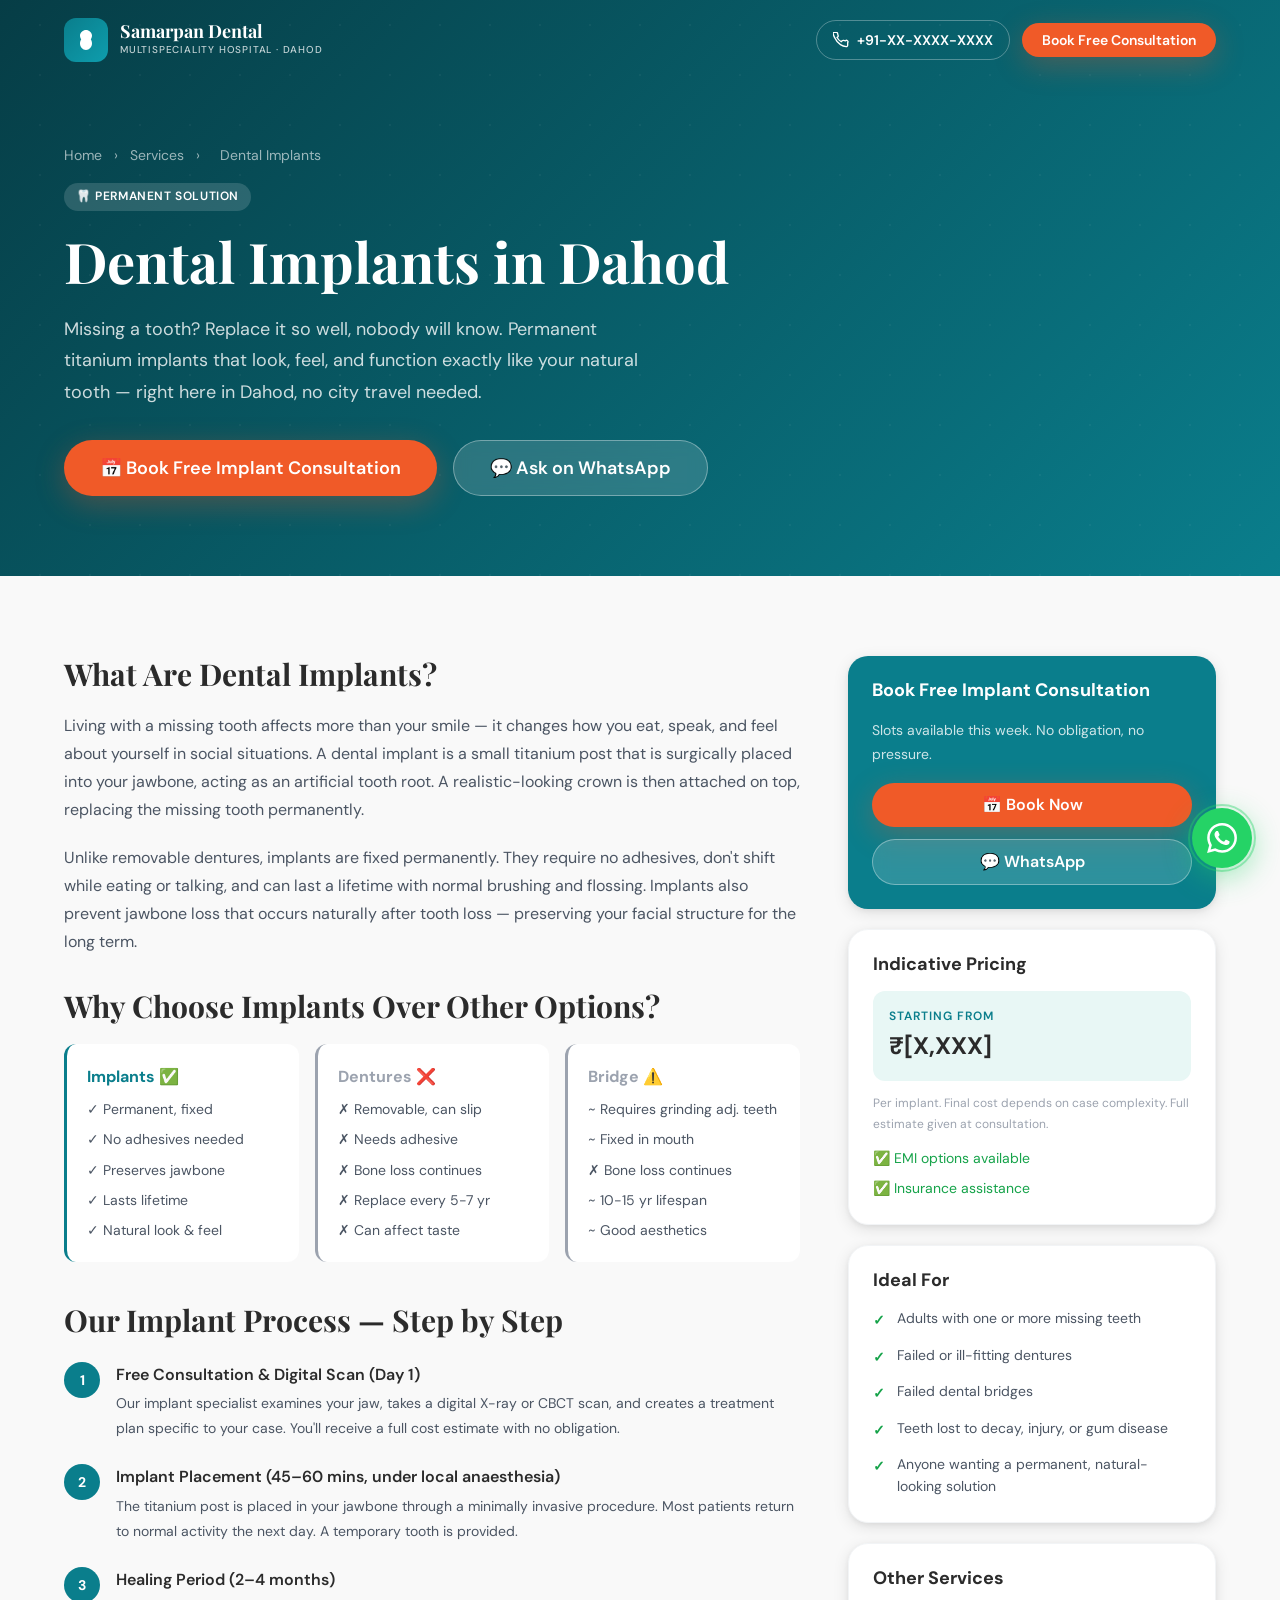
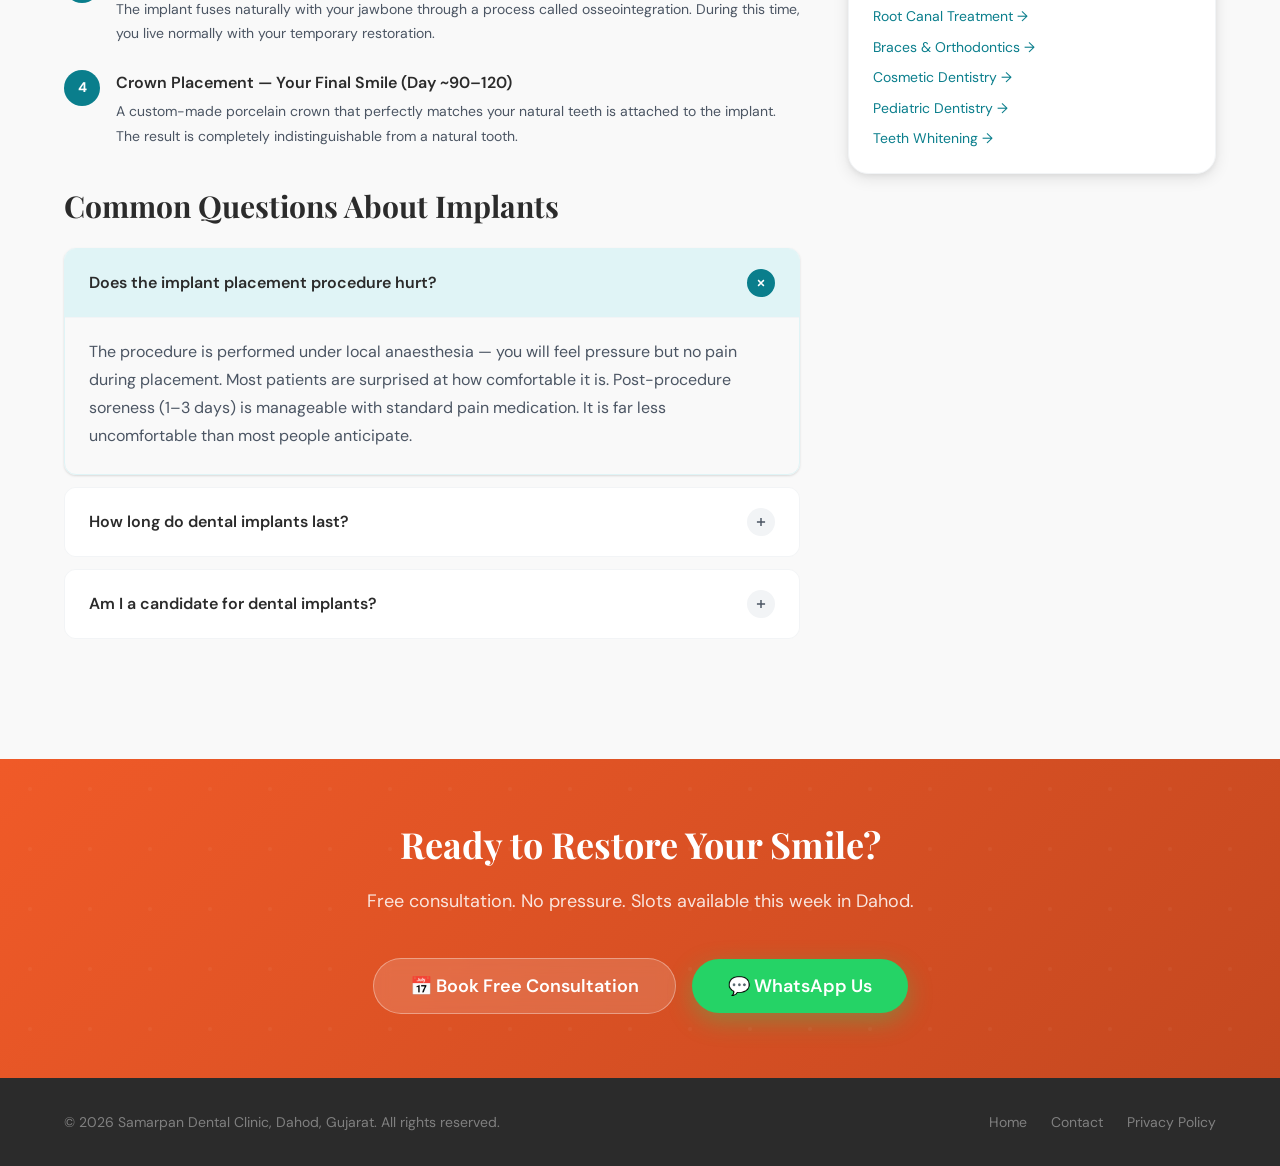
<file: pages/services/dental-implants.html>
<!DOCTYPE html>
<html lang="en">
<head>
  <meta charset="UTF-8" />
  <meta name="viewport" content="width=device-width, initial-scale=1.0" />
  <title>Dental Implants in Dahod | Samarpan Dental Clinic</title>
  <meta name="description" content="Permanent dental implants in Dahod, Gujarat. Replace missing teeth with titanium implants that look & function like natural teeth. Book free consultation at Samarpan Dental." />
  <meta name="keywords" content="dental implants Dahod, tooth implant Dahod Gujarat, missing tooth replacement Dahod, permanent tooth Dahod, implant cost Dahod" />
  <link rel="canonical" href="https://www.samarpandental.in/pages/services/dental-implants.html" />

  <!-- Open Graph -->
  <meta property="og:title" content="Dental Implants in Dahod | Samarpan Dental Clinic" />
  <meta property="og:description" content="Permanent titanium dental implants in Dahod. Looks, feels and functions like your natural tooth. Book your free consultation today." />
  <meta property="og:url" content="https://www.samarpandental.in/pages/services/dental-implants.html" />

  <!-- Stylesheets -->
  <link rel="stylesheet" href="../../css/variables.css" />
  <link rel="stylesheet" href="../../css/base.css" />
  <link rel="stylesheet" href="../../css/components.css" />
  <link rel="stylesheet" href="../../css/layout.css" />

  <!-- Service Page Specific Styles -->
  <style>
    .service-hero {
      background: linear-gradient(135deg, #063D46, #0A7E8C);
      padding: calc(var(--header-height) + var(--space-16)) 0 var(--space-20);
      position: relative;
      overflow: hidden;
    }
    .service-hero::after {
      content: '';
      position: absolute;
      inset: 0;
      background-image: radial-gradient(circle at 80% 50%, rgba(255,255,255,0.04) 1px, transparent 1px);
      background-size: 50px 50px;
    }
    .service-hero .container { position: relative; z-index: 1; }
    .service-hero__breadcrumb {
      font-size: var(--text-sm);
      color: rgba(255,255,255,0.6);
      margin-bottom: var(--space-4);
    }
    .service-hero__breadcrumb a { color: rgba(255,255,255,0.6); transition: color var(--transition-fast); }
    .service-hero__breadcrumb a:hover { color: white; }
    .service-hero__breadcrumb span { margin: 0 var(--space-2); }
    .service-hero__title { color: white; font-size: var(--text-5xl); margin-bottom: var(--space-5); }
    .service-hero__subtitle { color: rgba(255,255,255,0.80); font-size: var(--text-lg); max-width: 600px; line-height: var(--leading-relaxed); }
    .service-hero__actions { margin-top: var(--space-8); display: flex; gap: var(--space-4); flex-wrap: wrap; }

    .service-content { padding: var(--space-20) 0; }
    .service-content__grid { display: grid; grid-template-columns: 2fr 1fr; gap: var(--space-12); align-items: start; }
    .service-content__sidebar { position: sticky; top: calc(var(--header-height) + 24px); display: flex; flex-direction: column; gap: var(--space-5); }

    .sidebar-card {
      background: var(--color-white);
      border-radius: var(--radius-lg);
      padding: var(--space-6);
      box-shadow: var(--shadow-md);
      border: 1px solid var(--color-light-gray);
    }
    .sidebar-card__title { font-family: var(--font-body); font-size: var(--text-lg); font-weight: var(--weight-bold); color: var(--color-charcoal); margin-bottom: var(--space-4); }

    .process-step { display: flex; gap: var(--space-4); margin-bottom: var(--space-6); }
    .process-step:last-child { margin-bottom: 0; }
    .process-step__number {
      width: 36px; height: 36px; border-radius: var(--radius-full);
      background: var(--color-primary); color: white; display: flex;
      align-items: center; justify-content: center; font-weight: var(--weight-bold);
      font-size: var(--text-sm); flex-shrink: 0;
    }
    .process-step__title { font-weight: var(--weight-semibold); color: var(--color-charcoal); margin-bottom: 4px; }
    .process-step__desc { font-size: var(--text-sm); color: var(--color-dark-gray); line-height: var(--leading-relaxed); }

    .price-tag { background: var(--color-mint); border-radius: var(--radius-md); padding: var(--space-4); margin-bottom: var(--space-3); }
    .price-tag__label { font-size: var(--text-xs); text-transform: uppercase; letter-spacing: 0.08em; color: var(--color-primary); font-weight: var(--weight-semibold); }
    .price-tag__amount { font-size: var(--text-2xl); font-weight: var(--weight-bold); color: var(--color-charcoal); }

    .ideal-for { display: flex; flex-direction: column; gap: var(--space-3); }
    .ideal-item { display: flex; gap: var(--space-3); align-items: flex-start; font-size: var(--text-sm); color: var(--color-dark-gray); }
    .ideal-item::before { content: '✓'; color: var(--color-success); font-weight: bold; flex-shrink: 0; margin-top: 2px; }

    @media (max-width: 1024px) {
      .service-content__grid { grid-template-columns: 1fr; }
      .service-content__sidebar { position: static; }
    }
    @media (max-width: 768px) {
      .service-hero__title { font-size: var(--text-4xl); }
    }
  </style>

  <!-- Schema: Service -->
  <script type="application/ld+json">
  {
    "@context": "https://schema.org",
    "@type": "MedicalProcedure",
    "name": "Dental Implants",
    "procedureType": "Therapeutic",
    "description": "Permanent titanium dental implants to replace missing teeth. Procedure includes implant placement, osseointegration period, and crown fitting.",
    "bodyLocation": "Mouth/Jaw",
    "provider": {
      "@type": "Dentist",
      "name": "Samarpan Dental Clinic",
      "address": { "@type": "PostalAddress", "addressLocality": "Dahod", "addressRegion": "Gujarat", "addressCountry": "IN" }
    }
  }
  </script>
</head>
<body>

  <!-- WhatsApp Float -->
  <div class="whatsapp-float">
    <span class="whatsapp-float__tooltip">Book on WhatsApp</span>
    <button class="whatsapp-float__btn" aria-label="Open WhatsApp">
      <svg viewBox="0 0 24 24" fill="white"><path d="M17.472 14.382c-.297-.149-1.758-.867-2.03-.967-.273-.099-.471-.148-.67.15-.197.297-.767.966-.94 1.164-.173.199-.347.223-.644.075-.297-.15-1.255-.463-2.39-1.475-.883-.788-1.48-1.761-1.653-2.059-.173-.297-.018-.458.13-.606.134-.133.298-.347.446-.52.149-.174.198-.298.298-.497.099-.198.05-.371-.025-.52-.075-.149-.669-1.612-.916-2.207-.242-.579-.487-.5-.669-.51-.173-.008-.371-.01-.57-.01-.198 0-.52.074-.792.372-.272.297-1.04 1.016-1.04 2.479 0 1.462 1.065 2.875 1.213 3.074.149.198 2.096 3.2 5.077 4.487.709.306 1.262.489 1.694.625.712.227 1.36.195 1.871.118.571-.085 1.758-.719 2.006-1.413.248-.694.248-1.289.173-1.413-.074-.124-.272-.198-.57-.347m-5.421 7.403h-.004a9.87 9.87 0 01-5.031-1.378l-.361-.214-3.741.982.998-3.648-.235-.374a9.86 9.86 0 01-1.51-5.26c.001-5.45 4.436-9.884 9.888-9.884 2.64 0 5.122 1.03 6.988 2.898a9.825 9.825 0 012.893 6.994c-.003 5.45-4.437 9.884-9.885 9.884m8.413-18.297A11.815 11.815 0 0012.05 0C5.495 0 .16 5.335.157 11.892c0 2.096.547 4.142 1.588 5.945L.057 24l6.305-1.654a11.882 11.882 0 005.683 1.448h.005c6.554 0 11.89-5.335 11.893-11.893a11.821 11.821 0 00-3.48-8.413Z"/></svg>
    </button>
  </div>

  <!-- Header -->
  <header class="site-header site-header--scrolled" role="banner">
    <div class="container">
      <a href="../../index.html" class="site-logo">
        <div class="site-logo__icon">
          <svg width="24" height="24" viewBox="0 0 24 24" fill="white"><path d="M12 2C9 2 6 4.5 6 7.5c0 1.5.5 2.8 1.2 3.8C6.5 12.5 6 14 6 15.5 6 19 8.7 22 12 22s6-3 6-6.5c0-1.5-.5-3-1.2-4.2.7-1 1.2-2.3 1.2-3.8C18 4.5 15 2 12 2z"/></svg>
        </div>
        <div class="site-logo__text">
          <span class="site-logo__name">Samarpan Dental</span>
          <span class="site-logo__tagline">Multispeciality Hospital · Dahod</span>
        </div>
      </a>
      <div class="header-actions">
        <a href="tel:+91XXXXXXXXXX" class="header-phone">
          <svg width="16" height="16" fill="none" stroke="currentColor" stroke-width="2" viewBox="0 0 24 24"><path d="M22 16.92v3a2 2 0 01-2.18 2 19.79 19.79 0 01-8.63-3.07A19.5 19.5 0 013.07 9.5a19.79 19.79 0 01-3.07-8.67A2 2 0 012 .68h3a2 2 0 012 1.72 12.84 12.84 0 00.7 2.81 2 2 0 01-.45 2.11L6.09 8.23a16 16 0 006.29 6.29l1.41-1.41a2 2 0 012.11-.45 12.84 12.84 0 002.81.7A2 2 0 0122 15.92v1z"/></svg>
          +91-XX-XXXX-XXXX
        </a>
        <a href="../../index.html#booking" class="btn btn--primary btn--sm">Book Free Consultation</a>
      </div>
      <button class="mobile-menu-toggle" aria-label="Toggle menu"><span></span><span></span><span></span></button>
    </div>
  </header>

  <!-- Mobile Nav -->
  <nav class="mobile-nav" aria-label="Mobile navigation">
    <a href="../../index.html#about" class="mobile-nav__link">About Us</a>
    <a href="../../index.html#services" class="mobile-nav__link">Services</a>
    <a href="../doctors.html" class="mobile-nav__link">Our Doctors</a>
    <a href="../../index.html#testimonials" class="mobile-nav__link">Reviews</a>
    <a href="../../index.html#faq" class="mobile-nav__link">FAQ</a>
    <a href="../../index.html#contact" class="mobile-nav__link">Contact</a>
    <div class="mobile-nav__actions">
      <a href="../../index.html#booking" class="btn btn--primary btn--lg">📅 Book Free Consultation</a>
      <a href="https://wa.me/91XXXXXXXXXX" class="btn btn--whatsapp btn--lg" target="_blank">💬 WhatsApp Us</a>
    </div>
  </nav>

  <main>

    <!-- Service Hero -->
    <section class="service-hero">
      <div class="container">
        <nav class="service-hero__breadcrumb" aria-label="Breadcrumb">
          <a href="../../index.html">Home</a>
          <span aria-hidden="true">›</span>
          <a href="../../index.html#services">Services</a>
          <span aria-hidden="true">›</span>
          <span aria-current="page">Dental Implants</span>
        </nav>
        <span class="badge badge--primary" style="background: rgba(255,255,255,0.15); color: white; margin-bottom: var(--space-4);">🦷 Permanent Solution</span>
        <h1 class="service-hero__title">
          Dental Implants in Dahod
        </h1>
        <p class="service-hero__subtitle">
          Missing a tooth? Replace it so well, nobody will know. Permanent titanium implants that look, feel, and function exactly like your natural tooth — right here in Dahod, no city travel needed.
        </p>
        <div class="service-hero__actions">
          <a href="../../index.html#booking" class="btn btn--primary btn--lg">📅 Book Free Implant Consultation</a>
          <a href="https://wa.me/91XXXXXXXXXX?text=Hi%2C%20I%20need%20information%20about%20dental%20implants" class="btn btn--ghost btn--lg" target="_blank" rel="noopener">💬 Ask on WhatsApp</a>
        </div>
      </div>
    </section>

    <!-- Service Content -->
    <section class="service-content" style="background: var(--color-off-white);">
      <div class="container">
        <div class="service-content__grid">

          <!-- Main Content -->
          <article data-animate>

            <h2 style="font-size: var(--text-3xl); margin-bottom: var(--space-5);">What Are Dental Implants?</h2>
            <p style="color: var(--color-dark-gray); line-height: var(--leading-relaxed); margin-bottom: var(--space-5);">
              Living with a missing tooth affects more than your smile — it changes how you eat, speak, and feel about yourself in social situations. A dental implant is a small titanium post that is surgically placed into your jawbone, acting as an artificial tooth root. A realistic-looking crown is then attached on top, replacing the missing tooth permanently.
            </p>
            <p style="color: var(--color-dark-gray); line-height: var(--leading-relaxed); margin-bottom: var(--space-8);">
              Unlike removable dentures, implants are fixed permanently. They require no adhesives, don't shift while eating or talking, and can last a lifetime with normal brushing and flossing. Implants also prevent jawbone loss that occurs naturally after tooth loss — preserving your facial structure for the long term.
            </p>

            <h2 style="font-size: var(--text-3xl); margin-bottom: var(--space-5);">Why Choose Implants Over Other Options?</h2>
            <div style="display: grid; grid-template-columns: 1fr 1fr 1fr; gap: var(--space-4); margin-bottom: var(--space-10);">
              <div style="background: var(--color-white); border-radius: var(--radius-md); padding: var(--space-5); border-left: 3px solid var(--color-primary);">
                <div style="font-weight: var(--weight-bold); color: var(--color-primary); margin-bottom: var(--space-2);">Implants ✅</div>
                <ul style="font-size: var(--text-sm); color: var(--color-dark-gray); display: flex; flex-direction: column; gap: var(--space-2);">
                  <li>✓ Permanent, fixed</li><li>✓ No adhesives needed</li>
                  <li>✓ Preserves jawbone</li><li>✓ Lasts lifetime</li>
                  <li>✓ Natural look & feel</li>
                </ul>
              </div>
              <div style="background: var(--color-white); border-radius: var(--radius-md); padding: var(--space-5); border-left: 3px solid var(--color-mid-gray);">
                <div style="font-weight: var(--weight-bold); color: var(--color-mid-gray); margin-bottom: var(--space-2);">Dentures ❌</div>
                <ul style="font-size: var(--text-sm); color: var(--color-dark-gray); display: flex; flex-direction: column; gap: var(--space-2);">
                  <li>✗ Removable, can slip</li><li>✗ Needs adhesive</li>
                  <li>✗ Bone loss continues</li><li>✗ Replace every 5-7 yr</li>
                  <li>✗ Can affect taste</li>
                </ul>
              </div>
              <div style="background: var(--color-white); border-radius: var(--radius-md); padding: var(--space-5); border-left: 3px solid var(--color-mid-gray);">
                <div style="font-weight: var(--weight-bold); color: var(--color-mid-gray); margin-bottom: var(--space-2);">Bridge ⚠️</div>
                <ul style="font-size: var(--text-sm); color: var(--color-dark-gray); display: flex; flex-direction: column; gap: var(--space-2);">
                  <li>~ Requires grinding adj. teeth</li>
                  <li>~ Fixed in mouth</li>
                  <li>✗ Bone loss continues</li>
                  <li>~ 10-15 yr lifespan</li>
                  <li>~ Good aesthetics</li>
                </ul>
              </div>
            </div>

            <h2 style="font-size: var(--text-3xl); margin-bottom: var(--space-6);">Our Implant Process — Step by Step</h2>
            <div style="margin-bottom: var(--space-10);">
              <div class="process-step">
                <div class="process-step__number">1</div>
                <div>
                  <div class="process-step__title">Free Consultation & Digital Scan (Day 1)</div>
                  <p class="process-step__desc">Our implant specialist examines your jaw, takes a digital X-ray or CBCT scan, and creates a treatment plan specific to your case. You'll receive a full cost estimate with no obligation.</p>
                </div>
              </div>
              <div class="process-step">
                <div class="process-step__number">2</div>
                <div>
                  <div class="process-step__title">Implant Placement (45–60 mins, under local anaesthesia)</div>
                  <p class="process-step__desc">The titanium post is placed in your jawbone through a minimally invasive procedure. Most patients return to normal activity the next day. A temporary tooth is provided.</p>
                </div>
              </div>
              <div class="process-step">
                <div class="process-step__number">3</div>
                <div>
                  <div class="process-step__title">Healing Period (2–4 months)</div>
                  <p class="process-step__desc">The implant fuses naturally with your jawbone through a process called osseointegration. During this time, you live normally with your temporary restoration.</p>
                </div>
              </div>
              <div class="process-step">
                <div class="process-step__number">4</div>
                <div>
                  <div class="process-step__title">Crown Placement — Your Final Smile (Day ~90–120)</div>
                  <p class="process-step__desc">A custom-made porcelain crown that perfectly matches your natural teeth is attached to the implant. The result is completely indistinguishable from a natural tooth.</p>
                </div>
              </div>
            </div>

            <!-- FAQ on page -->
            <h2 style="font-size: var(--text-3xl); margin-bottom: var(--space-6);">Common Questions About Implants</h2>
            <div class="accordion" style="margin-bottom: var(--space-10);">
              <div class="accordion-item">
                <button class="accordion-trigger" aria-expanded="false">
                  <span class="accordion-trigger__question">Does the implant placement procedure hurt?</span>
                  <span class="accordion-trigger__icon"><svg viewBox="0 0 24 24" fill="none" stroke="currentColor" stroke-width="2.5"><path d="M12 5v14M5 12h14"/></svg></span>
                </button>
                <div class="accordion-content"><div class="accordion-content__inner">The procedure is performed under local anaesthesia — you will feel pressure but no pain during placement. Most patients are surprised at how comfortable it is. Post-procedure soreness (1–3 days) is manageable with standard pain medication. It is far less uncomfortable than most people anticipate.</div></div>
              </div>
              <div class="accordion-item">
                <button class="accordion-trigger" aria-expanded="false">
                  <span class="accordion-trigger__question">How long do dental implants last?</span>
                  <span class="accordion-trigger__icon"><svg viewBox="0 0 24 24" fill="none" stroke="currentColor" stroke-width="2.5"><path d="M12 5v14M5 12h14"/></svg></span>
                </button>
                <div class="accordion-content"><div class="accordion-content__inner">With proper care — normal brushing, flossing, and regular dental check-ups — implants can last a lifetime. The titanium post is designed to be permanent. The crown on top may need replacement after 15–20 years due to normal wear, but the implant itself is built to last forever.</div></div>
              </div>
              <div class="accordion-item">
                <button class="accordion-trigger" aria-expanded="false">
                  <span class="accordion-trigger__question">Am I a candidate for dental implants?</span>
                  <span class="accordion-trigger__icon"><svg viewBox="0 0 24 24" fill="none" stroke="currentColor" stroke-width="2.5"><path d="M12 5v14M5 12h14"/></svg></span>
                </button>
                <div class="accordion-content"><div class="accordion-content__inner">Most adults with good general health and adequate jawbone density are candidates for implants. Conditions like uncontrolled diabetes or active gum disease need to be managed first — but don't automatically disqualify you. The best way to know is to come in for a free consultation and scan, after which our specialist can give you a definitive answer.</div></div>
              </div>
            </div>

          </article>

          <!-- Sidebar -->
          <aside class="service-content__sidebar" data-animate data-animate-delay="2">

            <!-- Booking CTA -->
            <div class="sidebar-card" style="background: var(--color-primary); border: none;">
              <h3 class="sidebar-card__title" style="color: white;">Book Free Implant Consultation</h3>
              <p style="font-size: var(--text-sm); color: rgba(255,255,255,0.8); margin-bottom: var(--space-4);">Slots available this week. No obligation, no pressure.</p>
              <a href="../../index.html#booking" class="btn btn--primary" style="width: 100%; justify-content: center; background: var(--color-accent);">📅 Book Now</a>
              <a href="https://wa.me/91XXXXXXXXXX?text=Hi%2C%20I%20want%20to%20book%20a%20dental%20implant%20consultation" class="btn btn--ghost" style="width: 100%; justify-content: center; margin-top: var(--space-3);" target="_blank" rel="noopener">💬 WhatsApp</a>
            </div>

            <!-- Pricing -->
            <div class="sidebar-card">
              <h3 class="sidebar-card__title">Indicative Pricing</h3>
              <div class="price-tag">
                <div class="price-tag__label">Starting From</div>
                <div class="price-tag__amount">₹[X,XXX]</div>
              </div>
              <p style="font-size: var(--text-xs); color: var(--color-mid-gray); margin-bottom: var(--space-3);">Per implant. Final cost depends on case complexity. Full estimate given at consultation.</p>
              <div style="display: flex; align-items: center; gap: var(--space-2); font-size: var(--text-sm); color: var(--color-success);">
                ✅ EMI options available
              </div>
              <div style="display: flex; align-items: center; gap: var(--space-2); font-size: var(--text-sm); color: var(--color-success); margin-top: var(--space-2);">
                ✅ Insurance assistance
              </div>
            </div>

            <!-- Ideal For -->
            <div class="sidebar-card">
              <h3 class="sidebar-card__title">Ideal For</h3>
              <div class="ideal-for">
                <div class="ideal-item">Adults with one or more missing teeth</div>
                <div class="ideal-item">Failed or ill-fitting dentures</div>
                <div class="ideal-item">Failed dental bridges</div>
                <div class="ideal-item">Teeth lost to decay, injury, or gum disease</div>
                <div class="ideal-item">Anyone wanting a permanent, natural-looking solution</div>
              </div>
            </div>

            <!-- Other Services -->
            <div class="sidebar-card">
              <h3 class="sidebar-card__title">Other Services</h3>
              <div class="footer-links" style="gap: var(--space-2);">
                <a href="root-canal.html" class="footer-link" style="color: var(--color-primary);">Root Canal Treatment →</a>
                <a href="braces-orthodontics.html" class="footer-link" style="color: var(--color-primary);">Braces & Orthodontics →</a>
                <a href="cosmetic-dentistry.html" class="footer-link" style="color: var(--color-primary);">Cosmetic Dentistry →</a>
                <a href="pediatric-dentistry.html" class="footer-link" style="color: var(--color-primary);">Pediatric Dentistry →</a>
                <a href="teeth-whitening.html" class="footer-link" style="color: var(--color-primary);">Teeth Whitening →</a>
              </div>
            </div>

          </aside>

        </div>
      </div>
    </section>

    <!-- CTA Strip -->
    <section class="section cta-section" style="padding: var(--space-16) 0;">
      <div class="container">
        <div class="cta-section__inner">
          <h2 class="cta-section__title" style="font-size: var(--text-4xl);">
            Ready to Restore Your Smile?
          </h2>
          <p class="cta-section__subtitle">
            Free consultation. No pressure. Slots available this week in Dahod.
          </p>
          <div class="cta-section__actions">
            <a href="../../index.html#booking" class="btn btn--ghost btn--lg">📅 Book Free Consultation</a>
            <a href="https://wa.me/91XXXXXXXXXX" class="btn btn--whatsapp btn--lg" target="_blank" rel="noopener">💬 WhatsApp Us</a>
          </div>
        </div>
      </div>
    </section>

  </main>

  <!-- Footer (simplified for service pages) -->
  <footer class="site-footer">
    <div class="container">
      <div class="site-footer__bottom" style="border-top: none; padding: var(--space-8) 0;">
        <p class="footer-copyright">© <script>document.write(new Date().getFullYear())</script> Samarpan Dental Clinic, Dahod, Gujarat. All rights reserved.</p>
        <nav class="footer-bottom-links">
          <a href="../../index.html" class="footer-bottom-link">Home</a>
          <a href="../../index.html#contact" class="footer-bottom-link">Contact</a>
          <a href="../privacy-policy.html" class="footer-bottom-link">Privacy Policy</a>
        </nav>
      </div>
    </div>
  </footer>

  <script src="../../js/main.js" defer></script>
</body>
</html>
</file>
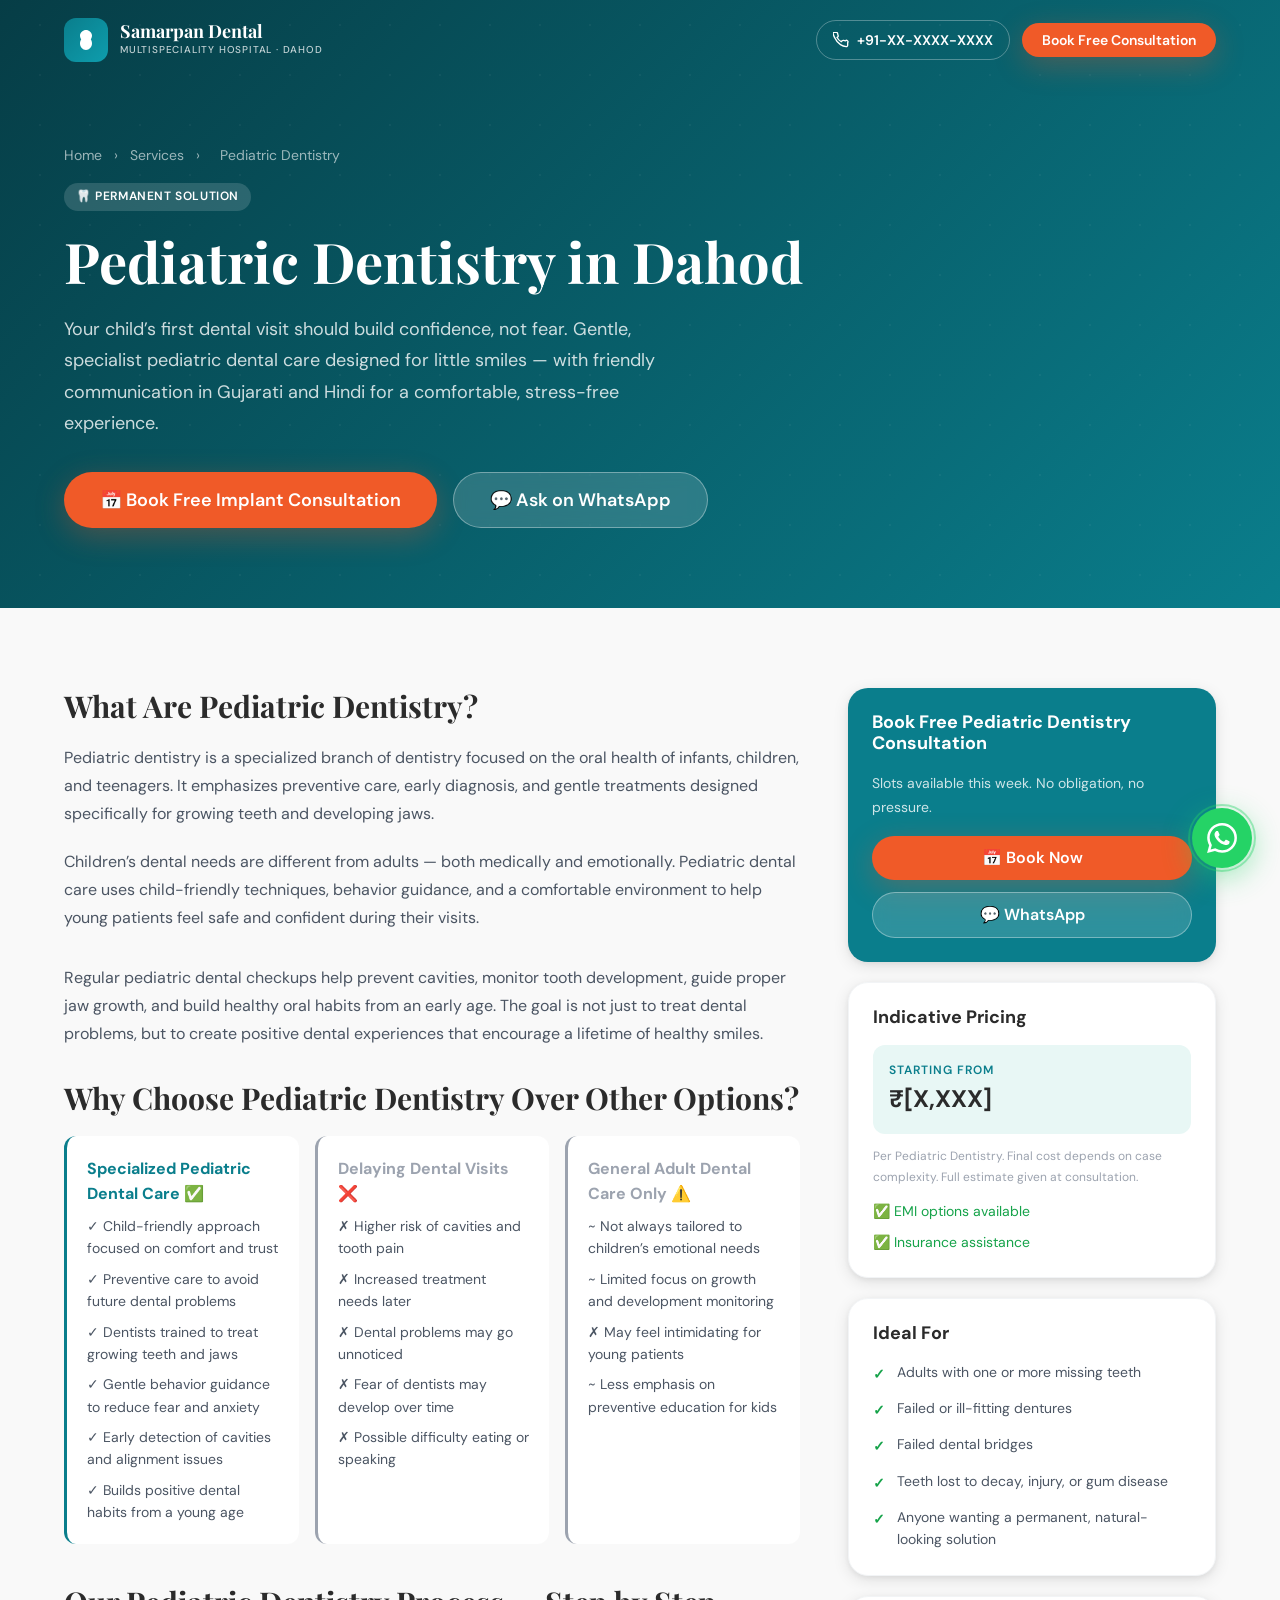
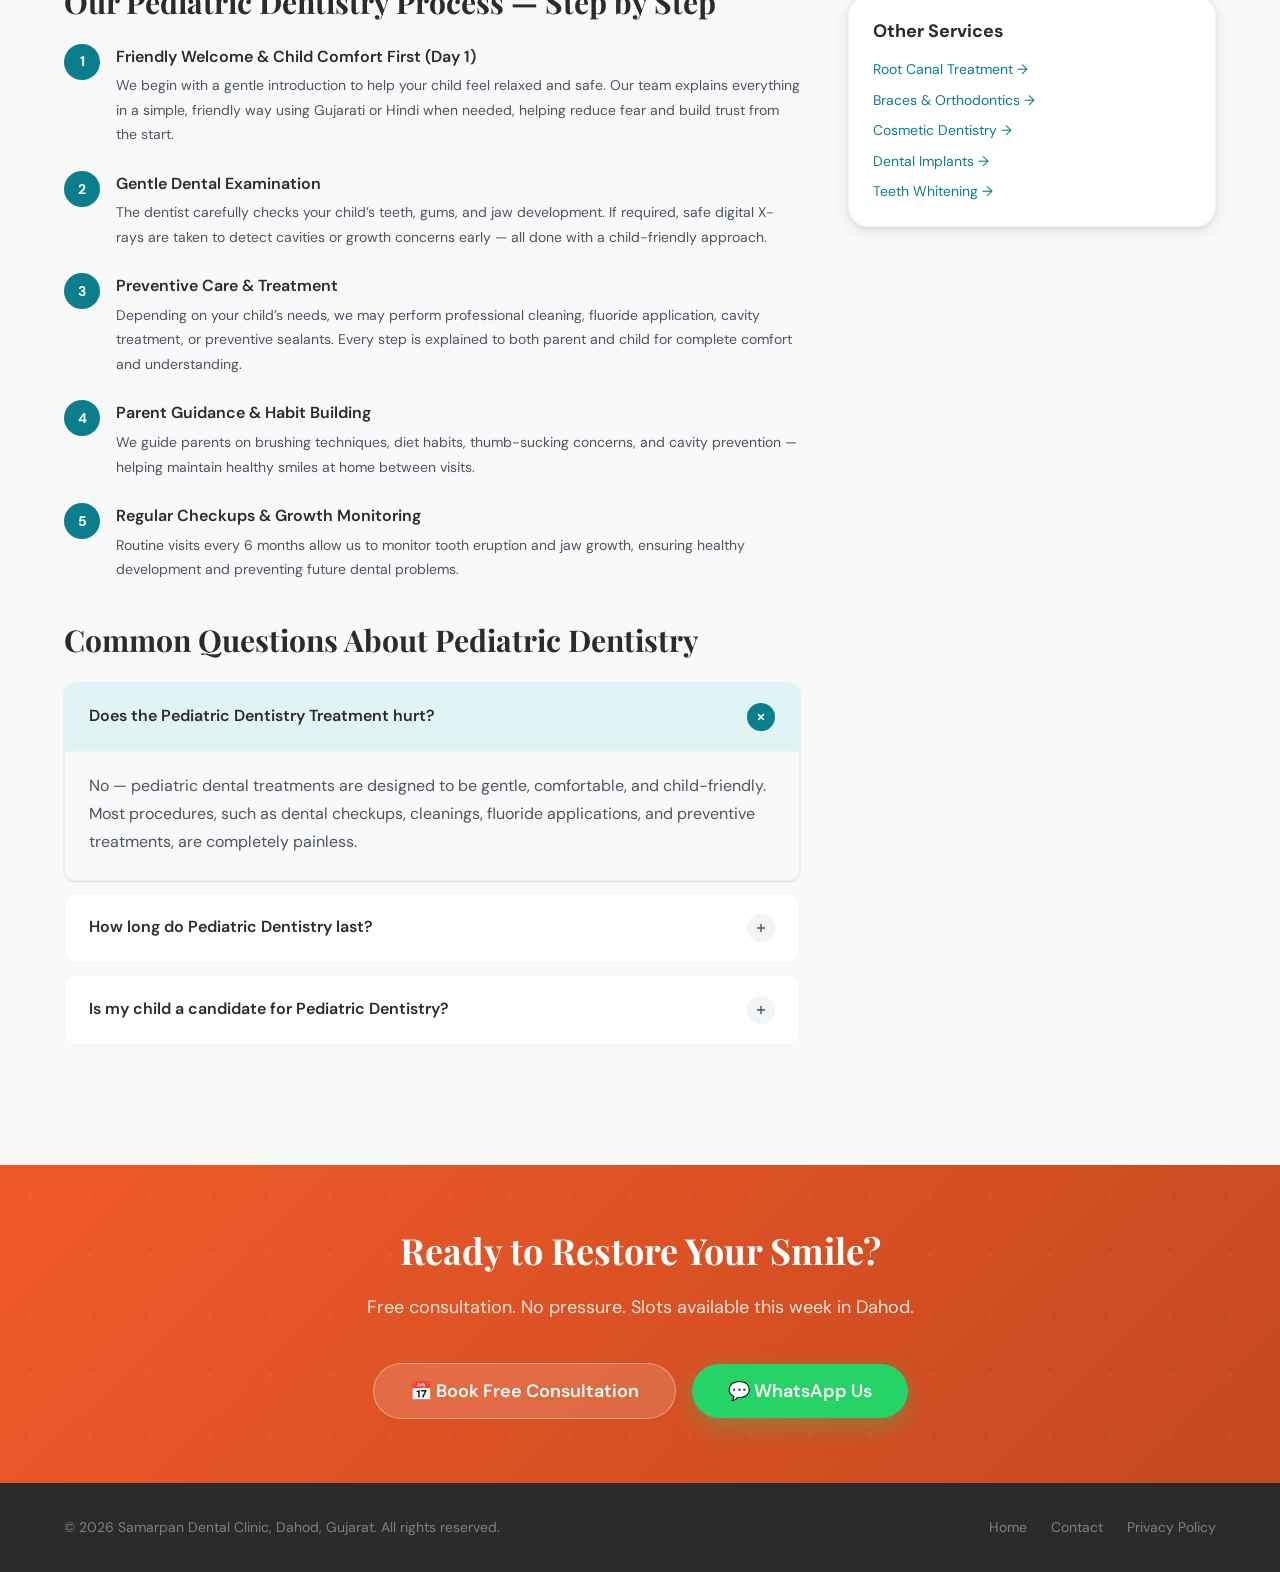
<file: pages/services/pediatric-dentistry.html>
<!DOCTYPE html>
<html lang="en">
<head>
  <meta charset="UTF-8" />
  <meta name="viewport" content="width=device-width, initial-scale=1.0" />
  <title>Pediatric Dentistry in Dahod | Samarpan Dental Clinic</title>
  <meta name="description" content="Permanent Pediatric Dentistry in Dahod, Gujarat. Replace missing teeth with titanium implants that look & function like natural teeth. Book free consultation at Samarpan Dental." />
  <meta name="keywords" content="Pediatric Dentistry Dahod, tooth implant Dahod Gujarat, missing tooth replacement Dahod, permanent tooth Dahod, implant cost Dahod" />
  <link rel="canonical" href="https://www.samarpandental.in/pages/services/dental-implants.html" />

  <!-- Open Graph -->
  <meta property="og:title" content="Pediatric Dentistry in Dahod | Samarpan Dental Clinic" />
  <meta property="og:description" content="Permanent titanium Pediatric Dentistry in Dahod. Looks, feels and functions like your natural tooth. Book your free consultation today." />
  <meta property="og:url" content="https://www.samarpandental.in/pages/services/dental-implants.html" />

  <!-- Stylesheets -->
  <link rel="stylesheet" href="../../css/variables.css" />
  <link rel="stylesheet" href="../../css/base.css" />
  <link rel="stylesheet" href="../../css/components.css" />
  <link rel="stylesheet" href="../../css/layout.css" />

  <!-- Service Page Specific Styles -->
  <style>
    .service-hero {
      background: linear-gradient(135deg, #063D46, #0A7E8C);
      padding: calc(var(--header-height) + var(--space-16)) 0 var(--space-20);
      position: relative;
      overflow: hidden;
    }
    .service-hero::after {
      content: '';
      position: absolute;
      inset: 0;
      background-image: radial-gradient(circle at 80% 50%, rgba(255,255,255,0.04) 1px, transparent 1px);
      background-size: 50px 50px;
    }
    .service-hero .container { position: relative; z-index: 1; }
    .service-hero__breadcrumb {
      font-size: var(--text-sm);
      color: rgba(255,255,255,0.6);
      margin-bottom: var(--space-4);
    }
    .service-hero__breadcrumb a { color: rgba(255,255,255,0.6); transition: color var(--transition-fast); }
    .service-hero__breadcrumb a:hover { color: white; }
    .service-hero__breadcrumb span { margin: 0 var(--space-2); }
    .service-hero__title { color: white; font-size: var(--text-5xl); margin-bottom: var(--space-5); }
    .service-hero__subtitle { color: rgba(255,255,255,0.80); font-size: var(--text-lg); max-width: 600px; line-height: var(--leading-relaxed); }
    .service-hero__actions { margin-top: var(--space-8); display: flex; gap: var(--space-4); flex-wrap: wrap; }

    .service-content { padding: var(--space-20) 0; }
    .service-content__grid { display: grid; grid-template-columns: 2fr 1fr; gap: var(--space-12); align-items: start; }
    .service-content__sidebar { position: sticky; top: calc(var(--header-height) + 24px); display: flex; flex-direction: column; gap: var(--space-5); }

    .sidebar-card {
      background: var(--color-white);
      border-radius: var(--radius-lg);
      padding: var(--space-6);
      box-shadow: var(--shadow-md);
      border: 1px solid var(--color-light-gray);
    }
    .sidebar-card__title { font-family: var(--font-body); font-size: var(--text-lg); font-weight: var(--weight-bold); color: var(--color-charcoal); margin-bottom: var(--space-4); }

    .process-step { display: flex; gap: var(--space-4); margin-bottom: var(--space-6); }
    .process-step:last-child { margin-bottom: 0; }
    .process-step__number {
      width: 36px; height: 36px; border-radius: var(--radius-full);
      background: var(--color-primary); color: white; display: flex;
      align-items: center; justify-content: center; font-weight: var(--weight-bold);
      font-size: var(--text-sm); flex-shrink: 0;
    }
    .process-step__title { font-weight: var(--weight-semibold); color: var(--color-charcoal); margin-bottom: 4px; }
    .process-step__desc { font-size: var(--text-sm); color: var(--color-dark-gray); line-height: var(--leading-relaxed); }

    .price-tag { background: var(--color-mint); border-radius: var(--radius-md); padding: var(--space-4); margin-bottom: var(--space-3); }
    .price-tag__label { font-size: var(--text-xs); text-transform: uppercase; letter-spacing: 0.08em; color: var(--color-primary); font-weight: var(--weight-semibold); }
    .price-tag__amount { font-size: var(--text-2xl); font-weight: var(--weight-bold); color: var(--color-charcoal); }

    .ideal-for { display: flex; flex-direction: column; gap: var(--space-3); }
    .ideal-item { display: flex; gap: var(--space-3); align-items: flex-start; font-size: var(--text-sm); color: var(--color-dark-gray); }
    .ideal-item::before { content: '✓'; color: var(--color-success); font-weight: bold; flex-shrink: 0; margin-top: 2px; }

    @media (max-width: 1024px) {
      .service-content__grid { grid-template-columns: 1fr; }
      .service-content__sidebar { position: static; }
    }
    @media (max-width: 768px) {
      .service-hero__title { font-size: var(--text-4xl); }
    }
  </style>

  <!-- Schema: Service -->
  <script type="application/ld+json">
  {
    "@context": "https://schema.org",
    "@type": "MedicalProcedure",
    "name": "Pediatric Dentistry",
    "procedureType": "Therapeutic",
    "description": "Permanent titanium Pediatric Dentistry to replace missing teeth. Procedure includes implant placement, osseointegration period, and crown fitting.",
    "bodyLocation": "Mouth/Jaw",
    "provider": {
      "@type": "Dentist",
      "name": "Samarpan Dental Clinic",
      "address": { "@type": "PostalAddress", "addressLocality": "Dahod", "addressRegion": "Gujarat", "addressCountry": "IN" }
    }
  }
  </script>
</head>
<body>

  <!-- WhatsApp Float -->
  <div class="whatsapp-float">
    <span class="whatsapp-float__tooltip">Book on WhatsApp</span>
    <button class="whatsapp-float__btn" aria-label="Open WhatsApp">
      <svg viewBox="0 0 24 24" fill="white"><path d="M17.472 14.382c-.297-.149-1.758-.867-2.03-.967-.273-.099-.471-.148-.67.15-.197.297-.767.966-.94 1.164-.173.199-.347.223-.644.075-.297-.15-1.255-.463-2.39-1.475-.883-.788-1.48-1.761-1.653-2.059-.173-.297-.018-.458.13-.606.134-.133.298-.347.446-.52.149-.174.198-.298.298-.497.099-.198.05-.371-.025-.52-.075-.149-.669-1.612-.916-2.207-.242-.579-.487-.5-.669-.51-.173-.008-.371-.01-.57-.01-.198 0-.52.074-.792.372-.272.297-1.04 1.016-1.04 2.479 0 1.462 1.065 2.875 1.213 3.074.149.198 2.096 3.2 5.077 4.487.709.306 1.262.489 1.694.625.712.227 1.36.195 1.871.118.571-.085 1.758-.719 2.006-1.413.248-.694.248-1.289.173-1.413-.074-.124-.272-.198-.57-.347m-5.421 7.403h-.004a9.87 9.87 0 01-5.031-1.378l-.361-.214-3.741.982.998-3.648-.235-.374a9.86 9.86 0 01-1.51-5.26c.001-5.45 4.436-9.884 9.888-9.884 2.64 0 5.122 1.03 6.988 2.898a9.825 9.825 0 012.893 6.994c-.003 5.45-4.437 9.884-9.885 9.884m8.413-18.297A11.815 11.815 0 0012.05 0C5.495 0 .16 5.335.157 11.892c0 2.096.547 4.142 1.588 5.945L.057 24l6.305-1.654a11.882 11.882 0 005.683 1.448h.005c6.554 0 11.89-5.335 11.893-11.893a11.821 11.821 0 00-3.48-8.413Z"/></svg>
    </button>
  </div>

  <!-- Header -->
  <header class="site-header site-header--scrolled" role="banner">
    <div class="container">
      <a href="../../index.html" class="site-logo">
        <div class="site-logo__icon">
          <svg width="24" height="24" viewBox="0 0 24 24" fill="white"><path d="M12 2C9 2 6 4.5 6 7.5c0 1.5.5 2.8 1.2 3.8C6.5 12.5 6 14 6 15.5 6 19 8.7 22 12 22s6-3 6-6.5c0-1.5-.5-3-1.2-4.2.7-1 1.2-2.3 1.2-3.8C18 4.5 15 2 12 2z"/></svg>
        </div>
        <div class="site-logo__text">
          <span class="site-logo__name">Samarpan Dental</span>
          <span class="site-logo__tagline">Multispeciality Hospital · Dahod</span>
        </div>
      </a>
      <div class="header-actions">
        <a href="tel:+91XXXXXXXXXX" class="header-phone">
          <svg width="16" height="16" fill="none" stroke="currentColor" stroke-width="2" viewBox="0 0 24 24"><path d="M22 16.92v3a2 2 0 01-2.18 2 19.79 19.79 0 01-8.63-3.07A19.5 19.5 0 013.07 9.5a19.79 19.79 0 01-3.07-8.67A2 2 0 012 .68h3a2 2 0 012 1.72 12.84 12.84 0 00.7 2.81 2 2 0 01-.45 2.11L6.09 8.23a16 16 0 006.29 6.29l1.41-1.41a2 2 0 012.11-.45 12.84 12.84 0 002.81.7A2 2 0 0122 15.92v1z"/></svg>
          +91-XX-XXXX-XXXX
        </a>
        <a href="../../index.html#booking" class="btn btn--primary btn--sm">Book Free Consultation</a>
      </div>
      <button class="mobile-menu-toggle" aria-label="Toggle menu"><span></span><span></span><span></span></button>
    </div>
  </header>

  <!-- Mobile Nav -->
  <nav class="mobile-nav" aria-label="Mobile navigation">
    <a href="../../index.html#about" class="mobile-nav__link">About Us</a>
    <a href="../../index.html#services" class="mobile-nav__link">Services</a>
    <a href="../doctors.html" class="mobile-nav__link">Our Doctors</a>
    <a href="../../index.html#testimonials" class="mobile-nav__link">Reviews</a>
    <a href="../../index.html#faq" class="mobile-nav__link">FAQ</a>
    <a href="../../index.html#contact" class="mobile-nav__link">Contact</a>
    <div class="mobile-nav__actions">
      <a href="../../index.html#booking" class="btn btn--primary btn--lg">📅 Book Free Consultation</a>
      <a href="https://wa.me/91XXXXXXXXXX" class="btn btn--whatsapp btn--lg" target="_blank">💬 WhatsApp Us</a>
    </div>
  </nav>

  <main>

    <!-- Service Hero -->
    <section class="service-hero">
      <div class="container">
        <nav class="service-hero__breadcrumb" aria-label="Breadcrumb">
          <a href="../../index.html">Home</a>
          <span aria-hidden="true">›</span>
          <a href="../../index.html#services">Services</a>
          <span aria-hidden="true">›</span>
          <span aria-current="page">Pediatric Dentistry</span>
        </nav>
        <span class="badge badge--primary" style="background: rgba(255,255,255,0.15); color: white; margin-bottom: var(--space-4);">🦷 Permanent Solution</span>
        <h1 class="service-hero__title">
          Pediatric Dentistry in Dahod
        </h1>
        <p class="service-hero__subtitle">
          Your child’s first dental visit should build confidence, not fear. Gentle, specialist pediatric dental care designed for little smiles — with friendly communication in Gujarati and Hindi for a comfortable, stress-free experience.
        </p>
        <div class="service-hero__actions">
          <a href="../../index.html#booking" class="btn btn--primary btn--lg">📅 Book Free Implant Consultation</a>
          <a href="https://wa.me/91XXXXXXXXXX?text=Hi%2C%20I%20need%20information%20about%20dental%20implants" class="btn btn--ghost btn--lg" target="_blank" rel="noopener">💬 Ask on WhatsApp</a>
        </div>
      </div>
    </section>

    <!-- Service Content -->
    <section class="service-content" style="background: var(--color-off-white);">
      <div class="container">
        <div class="service-content__grid">

          <!-- Main Content -->
          <article data-animate>

            <h2 style="font-size: var(--text-3xl); margin-bottom: var(--space-5);">What Are Pediatric Dentistry?</h2>
            <p style="color: var(--color-dark-gray); line-height: var(--leading-relaxed); margin-bottom: var(--space-5);">
              Pediatric dentistry is a specialized branch of dentistry focused on the oral health of infants, children, and teenagers. It emphasizes preventive care, early diagnosis, and gentle treatments designed specifically for growing teeth and developing jaws.
            </p>
            <p style="color: var(--color-dark-gray); line-height: var(--leading-relaxed); margin-bottom: var(--space-8);">
              Children’s dental needs are different from adults — both medically and emotionally. Pediatric dental care uses child-friendly techniques, behavior guidance, and a comfortable environment to help young patients feel safe and confident during their visits.
            </p>
            <p style="color: var(--color-dark-gray); line-height: var(--leading-relaxed); margin-bottom: var(--space-8);">
              Regular pediatric dental checkups help prevent cavities, monitor tooth development, guide proper jaw growth, and build healthy oral habits from an early age. The goal is not just to treat dental problems, but to create positive dental experiences that encourage a lifetime of healthy smiles.
            </p>

            <h2 style="font-size: var(--text-3xl); margin-bottom: var(--space-5);">Why Choose Pediatric Dentistry Over Other Options?</h2>
            <div style="display: grid; grid-template-columns: 1fr 1fr 1fr; gap: var(--space-4); margin-bottom: var(--space-10);">
              <div style="background: var(--color-white); border-radius: var(--radius-md); padding: var(--space-5); border-left: 3px solid var(--color-primary);">
                <div style="font-weight: var(--weight-bold); color: var(--color-primary); margin-bottom: var(--space-2);">Specialized Pediatric Dental Care ✅</div>
                <ul style="font-size: var(--text-sm); color: var(--color-dark-gray); display: flex; flex-direction: column; gap: var(--space-2);">
                  <li>✓ Child-friendly approach focused on comfort and trust</li><li>✓ Preventive care to avoid future dental problems</li>
                  <li>✓ Dentists trained to treat growing teeth and jaws</li><li>✓ Gentle behavior guidance to reduce fear and anxiety</li>
                  <li>✓ Early detection of cavities and alignment issues</li><li>✓ Builds positive dental habits from a young age</li>
                </ul>
              </div>
              <div style="background: var(--color-white); border-radius: var(--radius-md); padding: var(--space-5); border-left: 3px solid var(--color-mid-gray);">
                <div style="font-weight: var(--weight-bold); color: var(--color-mid-gray); margin-bottom: var(--space-2);">Delaying Dental Visits ❌</div>
                <ul style="font-size: var(--text-sm); color: var(--color-dark-gray); display: flex; flex-direction: column; gap: var(--space-2);">
                  <li>✗ Higher risk of cavities and tooth pain</li><li>✗ Increased treatment needs later</li>
                  <li>✗ Dental problems may go unnoticed</li><li>✗ Fear of dentists may develop over time</li>
                  <li>✗ Possible difficulty eating or speaking</li>
                </ul>
              </div>
              <div style="background: var(--color-white); border-radius: var(--radius-md); padding: var(--space-5); border-left: 3px solid var(--color-mid-gray);">
                <div style="font-weight: var(--weight-bold); color: var(--color-mid-gray); margin-bottom: var(--space-2);">General Adult Dental Care Only ⚠️</div>
                <ul style="font-size: var(--text-sm); color: var(--color-dark-gray); display: flex; flex-direction: column; gap: var(--space-2);">
                  <li>~ Not always tailored to children’s emotional needs</li>
                  <li>~ Limited focus on growth and development monitoring</li>
                  <li>✗ May feel intimidating for young patients</li>
                  <li>~ Less emphasis on preventive education for kids</li>
                </ul>
              </div>
            </div>

            <h2 style="font-size: var(--text-3xl); margin-bottom: var(--space-6);">Our Pediatric Dentistry Process — Step by Step</h2>
            <div style="margin-bottom: var(--space-10);">
              <div class="process-step">
                <div class="process-step__number">1</div>
                <div>
                  <div class="process-step__title">Friendly Welcome & Child Comfort First (Day 1)</div>
                  <p class="process-step__desc">We begin with a gentle introduction to help your child feel relaxed and safe. Our team explains everything in a simple, friendly way using Gujarati or Hindi when needed, helping reduce fear and build trust from the start.</p>
                </div>
              </div>
              <div class="process-step">
                <div class="process-step__number">2</div>
                <div>
                  <div class="process-step__title">Gentle Dental Examination</div>
                  <p class="process-step__desc">The dentist carefully checks your child’s teeth, gums, and jaw development. If required, safe digital X-rays are taken to detect cavities or growth concerns early — all done with a child-friendly approach.</p>
                </div>
              </div>
              <div class="process-step">
                <div class="process-step__number">3</div>
                <div>
                  <div class="process-step__title">Preventive Care & Treatment</div>
                  <p class="process-step__desc">Depending on your child’s needs, we may perform professional cleaning, fluoride application, cavity treatment, or preventive sealants. Every step is explained to both parent and child for complete comfort and understanding.</p>
                </div>
              </div>
              <div class="process-step">
                <div class="process-step__number">4</div>
                <div>
                  <div class="process-step__title">Parent Guidance & Habit Building</div>
                  <p class="process-step__desc">We guide parents on brushing techniques, diet habits, thumb-sucking concerns, and cavity prevention — helping maintain healthy smiles at home between visits.</p>
                </div>
              </div>
              <div class="process-step">
                <div class="process-step__number">5</div>
                <div>
                  <div class="process-step__title">Regular Checkups & Growth Monitoring</div>
                  <p class="process-step__desc">Routine visits every 6 months allow us to monitor tooth eruption and jaw growth, ensuring healthy development and preventing future dental problems.</p>
                </div>
              </div>
            </div>

            <!-- FAQ on page -->
            <h2 style="font-size: var(--text-3xl); margin-bottom: var(--space-6);">Common Questions About Pediatric Dentistry</h2>
            <div class="accordion" style="margin-bottom: var(--space-10);">
              <div class="accordion-item">
                <button class="accordion-trigger" aria-expanded="false">
                  <span class="accordion-trigger__question">Does the Pediatric Dentistry Treatment hurt?</span>
                  <span class="accordion-trigger__icon"><svg viewBox="0 0 24 24" fill="none" stroke="currentColor" stroke-width="2.5"><path d="M12 5v14M5 12h14"/></svg></span>
                </button>
                <div class="accordion-content"><div class="accordion-content__inner">No — pediatric dental treatments are designed to be gentle, comfortable, and child-friendly. Most procedures, such as dental checkups, cleanings, fluoride applications, and preventive treatments, are completely painless.</div></div>
              </div>
              <div class="accordion-item">
                <button class="accordion-trigger" aria-expanded="false">
                  <span class="accordion-trigger__question">How long do Pediatric Dentistry last?</span>
                  <span class="accordion-trigger__icon"><svg viewBox="0 0 24 24" fill="none" stroke="currentColor" stroke-width="2.5"><path d="M12 5v14M5 12h14"/></svg></span>
                </button>
                <div class="accordion-content"><div class="accordion-content__inner">Pediatric dental treatments are designed to protect your child’s teeth throughout their growing years. Preventive treatments like fluoride applications and sealants can last several months to a few years, while fillings and other treatments typically remain effective until the natural baby tooth is ready to fall out. Regular checkups help ensure long-lasting oral health and timely care as your child grows.</div></div>
              </div>
              <div class="accordion-item">
                <button class="accordion-trigger" aria-expanded="false">
                  <span class="accordion-trigger__question">Is my child a candidate for Pediatric Dentistry?</span>
                  <span class="accordion-trigger__icon"><svg viewBox="0 0 24 24" fill="none" stroke="currentColor" stroke-width="2.5"><path d="M12 5v14M5 12h14"/></svg></span>
                </button>
                <div class="accordion-content"><div class="accordion-content__inner">Yes. Pediatric dentistry is recommended for infants, children, and teenagers at every stage of dental development. Whether your child needs their first dental checkup, cavity prevention, habit guidance, or treatment for dental concerns, pediatric care is specially designed to meet their physical and emotional needs in a comfortable environment.</div></div>
              </div>
            </div>

          </article>

          <!-- Sidebar -->
          <aside class="service-content__sidebar" data-animate data-animate-delay="2">

            <!-- Booking CTA -->
            <div class="sidebar-card" style="background: var(--color-primary); border: none;">
              <h3 class="sidebar-card__title" style="color: white;">Book Free Pediatric Dentistry  Consultation</h3>
              <p style="font-size: var(--text-sm); color: rgba(255,255,255,0.8); margin-bottom: var(--space-4);">Slots available this week. No obligation, no pressure.</p>
              <a href="../../index.html#booking" class="btn btn--primary" style="width: 100%; justify-content: center; background: var(--color-accent);">📅 Book Now</a>
              <a href="https://wa.me/91XXXXXXXXXX?text=Hi%2C%20I%20want%20to%20book%20a%20dental%20implant%20consultation" class="btn btn--ghost" style="width: 100%; justify-content: center; margin-top: var(--space-3);" target="_blank" rel="noopener">💬 WhatsApp</a>
            </div>

            <!-- Pricing -->
            <div class="sidebar-card">
              <h3 class="sidebar-card__title">Indicative Pricing</h3>
              <div class="price-tag">
                <div class="price-tag__label">Starting From</div>
                <div class="price-tag__amount">₹[X,XXX]</div>
              </div>
              <p style="font-size: var(--text-xs); color: var(--color-mid-gray); margin-bottom: var(--space-3);">Per Pediatric Dentistry. Final cost depends on case complexity. Full estimate given at consultation.</p>
              <div style="display: flex; align-items: center; gap: var(--space-2); font-size: var(--text-sm); color: var(--color-success);">
                ✅ EMI options available
              </div>
              <div style="display: flex; align-items: center; gap: var(--space-2); font-size: var(--text-sm); color: var(--color-success); margin-top: var(--space-2);">
                ✅ Insurance assistance
              </div>
            </div>

            <!-- Ideal For -->
            <div class="sidebar-card">
              <h3 class="sidebar-card__title">Ideal For</h3>
              <div class="ideal-for">
                <div class="ideal-item">Adults with one or more missing teeth</div>
                <div class="ideal-item">Failed or ill-fitting dentures</div>
                <div class="ideal-item">Failed dental bridges</div>
                <div class="ideal-item">Teeth lost to decay, injury, or gum disease</div>
                <div class="ideal-item">Anyone wanting a permanent, natural-looking solution</div>
              </div>
            </div>

            <!-- Other Services -->
            <div class="sidebar-card">
              <h3 class="sidebar-card__title">Other Services</h3>
              <div class="footer-links" style="gap: var(--space-2);">
                <a href="root-canal.html" class="footer-link" style="color: var(--color-primary);">Root Canal Treatment →</a>
                <a href="braces-orthodontics.html" class="footer-link" style="color: var(--color-primary);">Braces & Orthodontics →</a>
                <a href="cosmetic-dentistry.html" class="footer-link" style="color: var(--color-primary);">Cosmetic Dentistry →</a>
                <a href="dental-implants.html" class="footer-link" style="color: var(--color-primary);">Dental Implants →</a>
                <a href="teeth-whitening.html" class="footer-link" style="color: var(--color-primary);">Teeth Whitening →</a>
              </div>
            </div>

          </aside>

        </div>
      </div>
    </section>

    <!-- CTA Strip -->
    <section class="section cta-section" style="padding: var(--space-16) 0;">
      <div class="container">
        <div class="cta-section__inner">
          <h2 class="cta-section__title" style="font-size: var(--text-4xl);">
            Ready to Restore Your Smile?
          </h2>
          <p class="cta-section__subtitle">
            Free consultation. No pressure. Slots available this week in Dahod.
          </p>
          <div class="cta-section__actions">
            <a href="../../index.html#booking" class="btn btn--ghost btn--lg">📅 Book Free Consultation</a>
            <a href="https://wa.me/91XXXXXXXXXX" class="btn btn--whatsapp btn--lg" target="_blank" rel="noopener">💬 WhatsApp Us</a>
          </div>
        </div>
      </div>
    </section>

  </main>

  <!-- Footer (simplified for service pages) -->
  <footer class="site-footer">
    <div class="container">
      <div class="site-footer__bottom" style="border-top: none; padding: var(--space-8) 0;">
        <p class="footer-copyright">© <script>document.write(new Date().getFullYear())</script> Samarpan Dental Clinic, Dahod, Gujarat. All rights reserved.</p>
        <nav class="footer-bottom-links">
          <a href="../../index.html" class="footer-bottom-link">Home</a>
          <a href="../../index.html#contact" class="footer-bottom-link">Contact</a>
          <a href="../privacy-policy.html" class="footer-bottom-link">Privacy Policy</a>
        </nav>
      </div>
    </div>
  </footer>

  <script src="../../js/main.js" defer></script>
</body>
</html>
</file>
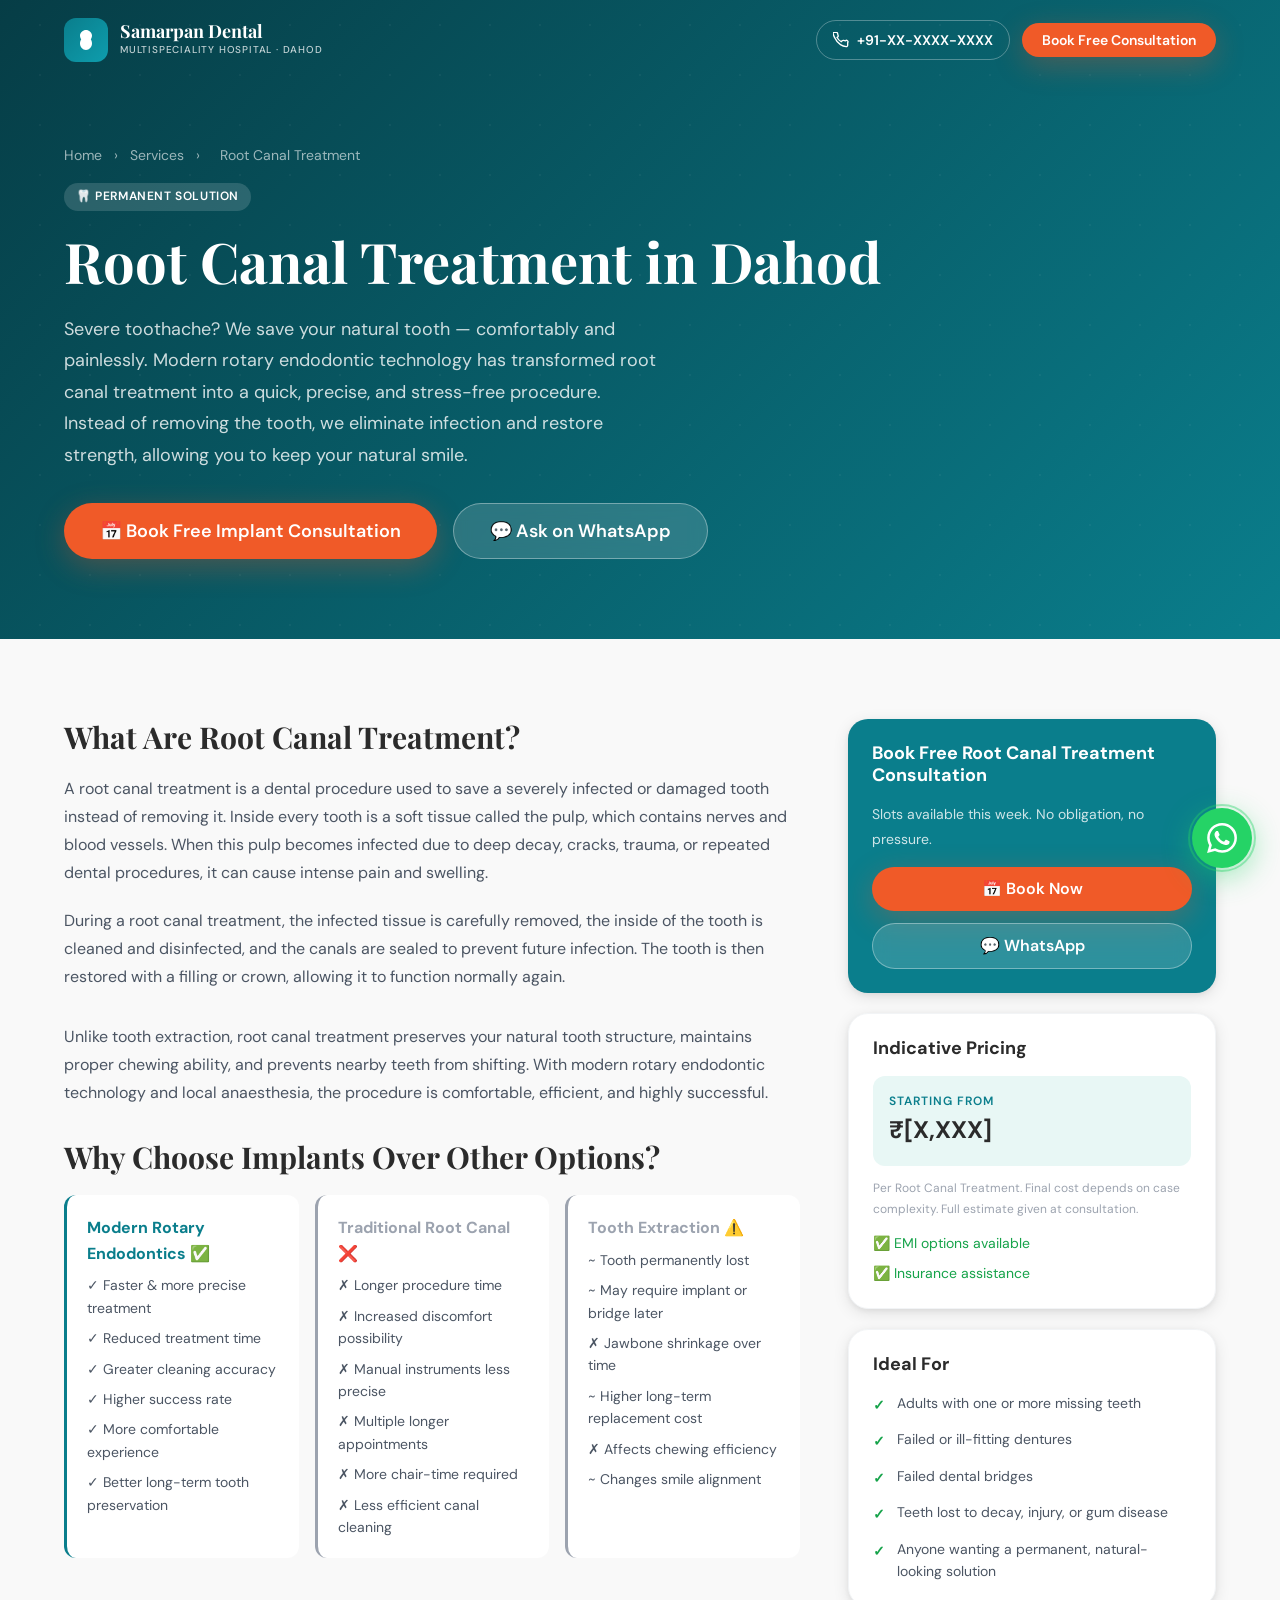
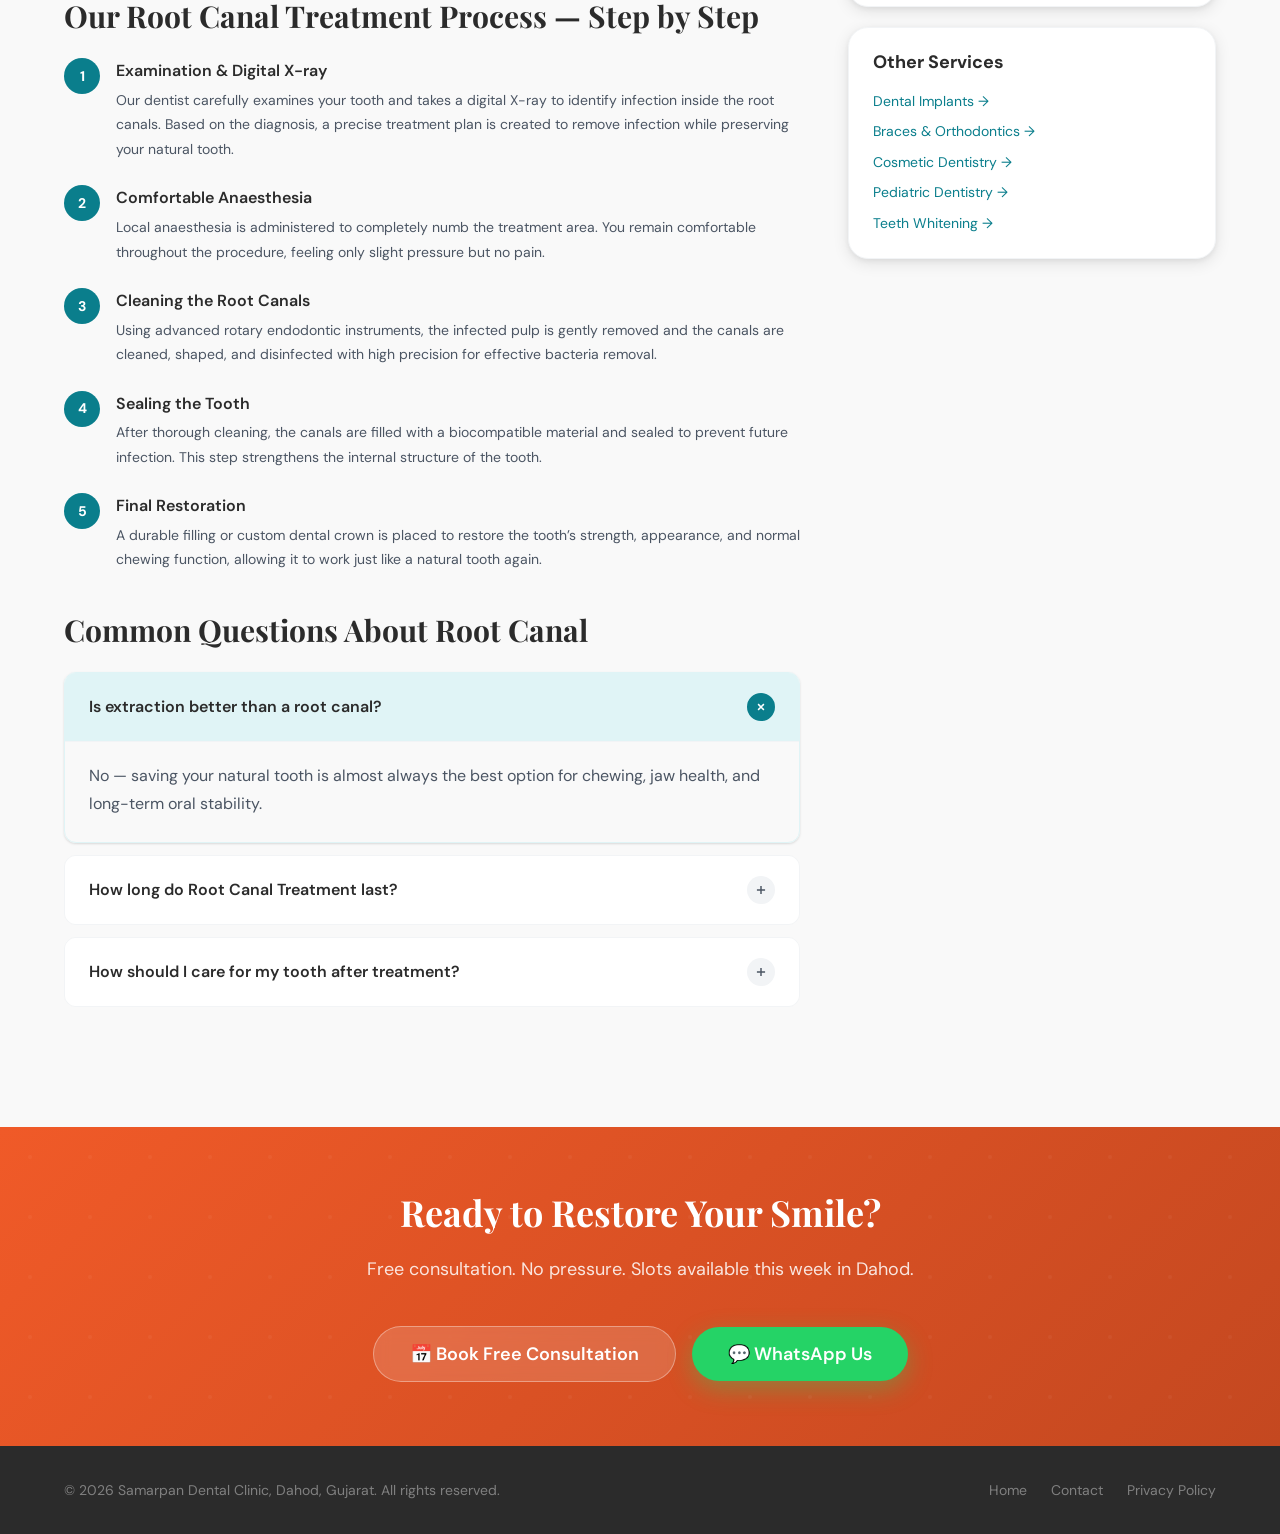
<file: pages/services/root-canal.html>
<!DOCTYPE html>
<html lang="en">
<head>
  <meta charset="UTF-8" />
  <meta name="viewport" content="width=device-width, initial-scale=1.0" />
  <title>Root Canal Treatment in Dahod | Samarpan Dental Clinic</title>
  <meta name="description" content="Permanent Root Canal Treatment in Dahod, Gujarat. Replace missing teeth with titanium implants that look & function like natural teeth. Book free consultation at Samarpan Dental." />
  <meta name="keywords" content="Root Canal Treatment Dahod, tooth implant Dahod Gujarat, missing tooth replacement Dahod, permanent tooth Dahod, implant cost Dahod" />
  <link rel="canonical" href="https://www.samarpandental.in/pages/services/dental-implants.html" />

  <!-- Open Graph -->
  <meta property="og:title" content="Root Canal Treatment in Dahod | Samarpan Dental Clinic" />
  <meta property="og:description" content="Permanent titanium Root Canal Treatment in Dahod. Looks, feels and functions like your natural tooth. Book your free consultation today." />
  <meta property="og:url" content="https://www.samarpandental.in/pages/services/dental-implants.html" />

  <!-- Stylesheets -->
  <link rel="stylesheet" href="../../css/variables.css" />
  <link rel="stylesheet" href="../../css/base.css" />
  <link rel="stylesheet" href="../../css/components.css" />
  <link rel="stylesheet" href="../../css/layout.css" />

  <!-- Service Page Specific Styles -->
  <style>
    .service-hero {
      background: linear-gradient(135deg, #063D46, #0A7E8C);
      padding: calc(var(--header-height) + var(--space-16)) 0 var(--space-20);
      position: relative;
      overflow: hidden;
    }
    .service-hero::after {
      content: '';
      position: absolute;
      inset: 0;
      background-image: radial-gradient(circle at 80% 50%, rgba(255,255,255,0.04) 1px, transparent 1px);
      background-size: 50px 50px;
    }
    .service-hero .container { position: relative; z-index: 1; }
    .service-hero__breadcrumb {
      font-size: var(--text-sm);
      color: rgba(255,255,255,0.6);
      margin-bottom: var(--space-4);
    }
    .service-hero__breadcrumb a { color: rgba(255,255,255,0.6); transition: color var(--transition-fast); }
    .service-hero__breadcrumb a:hover { color: white; }
    .service-hero__breadcrumb span { margin: 0 var(--space-2); }
    .service-hero__title { color: white; font-size: var(--text-5xl); margin-bottom: var(--space-5); }
    .service-hero__subtitle { color: rgba(255,255,255,0.80); font-size: var(--text-lg); max-width: 600px; line-height: var(--leading-relaxed); }
    .service-hero__actions { margin-top: var(--space-8); display: flex; gap: var(--space-4); flex-wrap: wrap; }

    .service-content { padding: var(--space-20) 0; }
    .service-content__grid { display: grid; grid-template-columns: 2fr 1fr; gap: var(--space-12); align-items: start; }
    .service-content__sidebar { position: sticky; top: calc(var(--header-height) + 24px); display: flex; flex-direction: column; gap: var(--space-5); }

    .sidebar-card {
      background: var(--color-white);
      border-radius: var(--radius-lg);
      padding: var(--space-6);
      box-shadow: var(--shadow-md);
      border: 1px solid var(--color-light-gray);
    }
    .sidebar-card__title { font-family: var(--font-body); font-size: var(--text-lg); font-weight: var(--weight-bold); color: var(--color-charcoal); margin-bottom: var(--space-4); }

    .process-step { display: flex; gap: var(--space-4); margin-bottom: var(--space-6); }
    .process-step:last-child { margin-bottom: 0; }
    .process-step__number {
      width: 36px; height: 36px; border-radius: var(--radius-full);
      background: var(--color-primary); color: white; display: flex;
      align-items: center; justify-content: center; font-weight: var(--weight-bold);
      font-size: var(--text-sm); flex-shrink: 0;
    }
    .process-step__title { font-weight: var(--weight-semibold); color: var(--color-charcoal); margin-bottom: 4px; }
    .process-step__desc { font-size: var(--text-sm); color: var(--color-dark-gray); line-height: var(--leading-relaxed); }

    .price-tag { background: var(--color-mint); border-radius: var(--radius-md); padding: var(--space-4); margin-bottom: var(--space-3); }
    .price-tag__label { font-size: var(--text-xs); text-transform: uppercase; letter-spacing: 0.08em; color: var(--color-primary); font-weight: var(--weight-semibold); }
    .price-tag__amount { font-size: var(--text-2xl); font-weight: var(--weight-bold); color: var(--color-charcoal); }

    .ideal-for { display: flex; flex-direction: column; gap: var(--space-3); }
    .ideal-item { display: flex; gap: var(--space-3); align-items: flex-start; font-size: var(--text-sm); color: var(--color-dark-gray); }
    .ideal-item::before { content: '✓'; color: var(--color-success); font-weight: bold; flex-shrink: 0; margin-top: 2px; }

    @media (max-width: 1024px) {
      .service-content__grid { grid-template-columns: 1fr; }
      .service-content__sidebar { position: static; }
    }
    @media (max-width: 768px) {
      .service-hero__title { font-size: var(--text-4xl); }
    }
  </style>

  <!-- Schema: Service -->
  <script type="application/ld+json">
  {
    "@context": "https://schema.org",
    "@type": "MedicalProcedure",
    "name": "Root Canal Treatment",
    "procedureType": "Therapeutic",
    "description": "Permanent titanium Root Canal Treatment to replace missing teeth. Procedure includes implant placement, osseointegration period, and crown fitting.",
    "bodyLocation": "Mouth/Jaw",
    "provider": {
      "@type": "Dentist",
      "name": "Samarpan Dental Clinic",
      "address": { "@type": "PostalAddress", "addressLocality": "Dahod", "addressRegion": "Gujarat", "addressCountry": "IN" }
    }
  }
  </script>
</head>
<body>

  <!-- WhatsApp Float -->
  <div class="whatsapp-float">
    <span class="whatsapp-float__tooltip">Book on WhatsApp</span>
    <button class="whatsapp-float__btn" aria-label="Open WhatsApp">
      <svg viewBox="0 0 24 24" fill="white"><path d="M17.472 14.382c-.297-.149-1.758-.867-2.03-.967-.273-.099-.471-.148-.67.15-.197.297-.767.966-.94 1.164-.173.199-.347.223-.644.075-.297-.15-1.255-.463-2.39-1.475-.883-.788-1.48-1.761-1.653-2.059-.173-.297-.018-.458.13-.606.134-.133.298-.347.446-.52.149-.174.198-.298.298-.497.099-.198.05-.371-.025-.52-.075-.149-.669-1.612-.916-2.207-.242-.579-.487-.5-.669-.51-.173-.008-.371-.01-.57-.01-.198 0-.52.074-.792.372-.272.297-1.04 1.016-1.04 2.479 0 1.462 1.065 2.875 1.213 3.074.149.198 2.096 3.2 5.077 4.487.709.306 1.262.489 1.694.625.712.227 1.36.195 1.871.118.571-.085 1.758-.719 2.006-1.413.248-.694.248-1.289.173-1.413-.074-.124-.272-.198-.57-.347m-5.421 7.403h-.004a9.87 9.87 0 01-5.031-1.378l-.361-.214-3.741.982.998-3.648-.235-.374a9.86 9.86 0 01-1.51-5.26c.001-5.45 4.436-9.884 9.888-9.884 2.64 0 5.122 1.03 6.988 2.898a9.825 9.825 0 012.893 6.994c-.003 5.45-4.437 9.884-9.885 9.884m8.413-18.297A11.815 11.815 0 0012.05 0C5.495 0 .16 5.335.157 11.892c0 2.096.547 4.142 1.588 5.945L.057 24l6.305-1.654a11.882 11.882 0 005.683 1.448h.005c6.554 0 11.89-5.335 11.893-11.893a11.821 11.821 0 00-3.48-8.413Z"/></svg>
    </button>
  </div>

  <!-- Header -->
  <header class="site-header site-header--scrolled" role="banner">
    <div class="container">
      <a href="../../index.html" class="site-logo">
        <div class="site-logo__icon">
          <svg width="24" height="24" viewBox="0 0 24 24" fill="white"><path d="M12 2C9 2 6 4.5 6 7.5c0 1.5.5 2.8 1.2 3.8C6.5 12.5 6 14 6 15.5 6 19 8.7 22 12 22s6-3 6-6.5c0-1.5-.5-3-1.2-4.2.7-1 1.2-2.3 1.2-3.8C18 4.5 15 2 12 2z"/></svg>
        </div>
        <div class="site-logo__text">
          <span class="site-logo__name">Samarpan Dental</span>
          <span class="site-logo__tagline">Multispeciality Hospital · Dahod</span>
        </div>
      </a>
      <div class="header-actions">
        <a href="tel:+91XXXXXXXXXX" class="header-phone">
          <svg width="16" height="16" fill="none" stroke="currentColor" stroke-width="2" viewBox="0 0 24 24"><path d="M22 16.92v3a2 2 0 01-2.18 2 19.79 19.79 0 01-8.63-3.07A19.5 19.5 0 013.07 9.5a19.79 19.79 0 01-3.07-8.67A2 2 0 012 .68h3a2 2 0 012 1.72 12.84 12.84 0 00.7 2.81 2 2 0 01-.45 2.11L6.09 8.23a16 16 0 006.29 6.29l1.41-1.41a2 2 0 012.11-.45 12.84 12.84 0 002.81.7A2 2 0 0122 15.92v1z"/></svg>
          +91-XX-XXXX-XXXX
        </a>
        <a href="../../index.html#booking" class="btn btn--primary btn--sm">Book Free Consultation</a>
      </div>
      <button class="mobile-menu-toggle" aria-label="Toggle menu"><span></span><span></span><span></span></button>
    </div>
  </header>

  <!-- Mobile Nav -->
  <nav class="mobile-nav" aria-label="Mobile navigation">
    <a href="../../index.html#about" class="mobile-nav__link">About Us</a>
    <a href="../../index.html#services" class="mobile-nav__link">Services</a>
    <a href="../doctors.html" class="mobile-nav__link">Our Doctors</a>
    <a href="../../index.html#testimonials" class="mobile-nav__link">Reviews</a>
    <a href="../../index.html#faq" class="mobile-nav__link">FAQ</a>
    <a href="../../index.html#contact" class="mobile-nav__link">Contact</a>
    <div class="mobile-nav__actions">
      <a href="../../index.html#booking" class="btn btn--primary btn--lg">📅 Book Free Consultation</a>
      <a href="https://wa.me/91XXXXXXXXXX" class="btn btn--whatsapp btn--lg" target="_blank">💬 WhatsApp Us</a>
    </div>
  </nav>

  <main>

    <!-- Service Hero -->
    <section class="service-hero">
      <div class="container">
        <nav class="service-hero__breadcrumb" aria-label="Breadcrumb">
          <a href="../../index.html">Home</a>
          <span aria-hidden="true">›</span>
          <a href="../../index.html#services">Services</a>
          <span aria-hidden="true">›</span>
          <span aria-current="page">Root Canal Treatment</span>
        </nav>
        <span class="badge badge--primary" style="background: rgba(255,255,255,0.15); color: white; margin-bottom: var(--space-4);">🦷 Permanent Solution</span>
        <h1 class="service-hero__title">
          Root Canal Treatment in Dahod
        </h1>
        <p class="service-hero__subtitle">
          Severe toothache? We save your natural tooth — comfortably and painlessly. Modern rotary endodontic technology has transformed root canal treatment into a quick, precise, and stress-free procedure. Instead of removing the tooth, we eliminate infection and restore strength, allowing you to keep your natural smile.
        </p>
        <div class="service-hero__actions">
          <a href="../../index.html#booking" class="btn btn--primary btn--lg">📅 Book Free Implant Consultation</a>
          <a href="https://wa.me/91XXXXXXXXXX?text=Hi%2C%20I%20need%20information%20about%20dental%20implants" class="btn btn--ghost btn--lg" target="_blank" rel="noopener">💬 Ask on WhatsApp</a>
        </div>
      </div>
    </section>

    <!-- Service Content -->
    <section class="service-content" style="background: var(--color-off-white);">
      <div class="container">
        <div class="service-content__grid">

          <!-- Main Content -->
          <article data-animate>

            <h2 style="font-size: var(--text-3xl); margin-bottom: var(--space-5);">What Are Root Canal Treatment?</h2>
            <p style="color: var(--color-dark-gray); line-height: var(--leading-relaxed); margin-bottom: var(--space-5);">
              A root canal treatment is a dental procedure used to save a severely infected or damaged tooth instead of removing it. Inside every tooth is a soft tissue called the pulp, which contains nerves and blood vessels. When this pulp becomes infected due to deep decay, cracks, trauma, or repeated dental procedures, it can cause intense pain and swelling.
            </p>
            <p style="color: var(--color-dark-gray); line-height: var(--leading-relaxed); margin-bottom: var(--space-8);">
              During a root canal treatment, the infected tissue is carefully removed, the inside of the tooth is cleaned and disinfected, and the canals are sealed to prevent future infection. The tooth is then restored with a filling or crown, allowing it to function normally again.
            </p>
            <p style="color: var(--color-dark-gray); line-height: var(--leading-relaxed); margin-bottom: var(--space-8);">
              Unlike tooth extraction, root canal treatment preserves your natural tooth structure, maintains proper chewing ability, and prevents nearby teeth from shifting. With modern rotary endodontic technology and local anaesthesia, the procedure is comfortable, efficient, and highly successful.
            </p>

            <h2 style="font-size: var(--text-3xl); margin-bottom: var(--space-5);">Why Choose Implants Over Other Options?</h2>
            <div style="display: grid; grid-template-columns: 1fr 1fr 1fr; gap: var(--space-4); margin-bottom: var(--space-10);">
              <div style="background: var(--color-white); border-radius: var(--radius-md); padding: var(--space-5); border-left: 3px solid var(--color-primary);">
                <div style="font-weight: var(--weight-bold); color: var(--color-primary); margin-bottom: var(--space-2);">Modern Rotary Endodontics ✅</div>
                <ul style="font-size: var(--text-sm); color: var(--color-dark-gray); display: flex; flex-direction: column; gap: var(--space-2);">
                  <li>✓ Faster & more precise treatment</li><li>✓ Reduced treatment time</li>
                  <li>✓ Greater cleaning accuracy</li><li>✓ Higher success rate</li>
                  <li>✓ More comfortable experience</li><li>✓ Better long-term tooth preservation</li>
                </ul>
              </div>
              <div style="background: var(--color-white); border-radius: var(--radius-md); padding: var(--space-5); border-left: 3px solid var(--color-mid-gray);">
                <div style="font-weight: var(--weight-bold); color: var(--color-mid-gray); margin-bottom: var(--space-2);">Traditional Root Canal ❌</div>
                <ul style="font-size: var(--text-sm); color: var(--color-dark-gray); display: flex; flex-direction: column; gap: var(--space-2);">
                  <li>✗ Longer procedure time</li><li>✗ Increased discomfort possibility</li>
                  <li>✗ Manual instruments less precise</li><li>✗ Multiple longer appointments</li>
                  <li>✗ More chair-time required</li><li>✗ Less efficient canal cleaning</li>
                </ul>
              </div>
              <div style="background: var(--color-white); border-radius: var(--radius-md); padding: var(--space-5); border-left: 3px solid var(--color-mid-gray);">
                <div style="font-weight: var(--weight-bold); color: var(--color-mid-gray); margin-bottom: var(--space-2);">Tooth Extraction ⚠️</div>
                <ul style="font-size: var(--text-sm); color: var(--color-dark-gray); display: flex; flex-direction: column; gap: var(--space-2);">
                  <li>~ Tooth permanently lost</li>
                  <li>~ May require implant or bridge later</li>
                  <li>✗ Jawbone shrinkage over time</li>
                  <li>~ Higher long-term replacement cost</li>
                  <li>✗ Affects chewing efficiency</li>
                  <li>~ Changes smile alignment</li>
                </ul>
              </div>
            </div>

            <h2 style="font-size: var(--text-3xl); margin-bottom: var(--space-6);">Our Root Canal Treatment Process — Step by Step</h2>
            <div style="margin-bottom: var(--space-10);">
              <div class="process-step">
                <div class="process-step__number">1</div>
                <div>
                  <div class="process-step__title">Examination & Digital X-ray</div>
                  <p class="process-step__desc">Our dentist carefully examines your tooth and takes a digital X-ray to identify infection inside the root canals. Based on the diagnosis, a precise treatment plan is created to remove infection while preserving your natural tooth.</p>
                </div>
              </div>
              <div class="process-step">
                <div class="process-step__number">2</div>
                <div>
                  <div class="process-step__title">Comfortable Anaesthesia</div>
                  <p class="process-step__desc">Local anaesthesia is administered to completely numb the treatment area. You remain comfortable throughout the procedure, feeling only slight pressure but no pain.</p>
                </div>
              </div>
              <div class="process-step">
                <div class="process-step__number">3</div>
                <div>
                  <div class="process-step__title">Cleaning the Root Canals</div>
                  <p class="process-step__desc">Using advanced rotary endodontic instruments, the infected pulp is gently removed and the canals are cleaned, shaped, and disinfected with high precision for effective bacteria removal.</p>
                </div>
              </div>
              <div class="process-step">
                <div class="process-step__number">4</div>
                <div>
                  <div class="process-step__title">Sealing the Tooth</div>
                  <p class="process-step__desc">After thorough cleaning, the canals are filled with a biocompatible material and sealed to prevent future infection. This step strengthens the internal structure of the tooth.</p>
                </div>
              </div>
              <div class="process-step">
                <div class="process-step__number">5</div>
                <div>
                  <div class="process-step__title">Final Restoration</div>
                  <p class="process-step__desc">A durable filling or custom dental crown is placed to restore the tooth’s strength, appearance, and normal chewing function, allowing it to work just like a natural tooth again.</p>
                </div>
              </div>
            </div>

            <!-- FAQ on page -->
            <h2 style="font-size: var(--text-3xl); margin-bottom: var(--space-6);">Common Questions About Root Canal</h2>
            <div class="accordion" style="margin-bottom: var(--space-10);">
              <div class="accordion-item">
                <button class="accordion-trigger" aria-expanded="false">
                  <span class="accordion-trigger__question">Is extraction better than a root canal?</span>
                  <span class="accordion-trigger__icon"><svg viewBox="0 0 24 24" fill="none" stroke="currentColor" stroke-width="2.5"><path d="M12 5v14M5 12h14"/></svg></span>
                </button>
                <div class="accordion-content"><div class="accordion-content__inner">No — saving your natural tooth is almost always the best option for chewing, jaw health, and long-term oral stability.</div></div>
              </div>
              <div class="accordion-item">
                <button class="accordion-trigger" aria-expanded="false">
                  <span class="accordion-trigger__question">How long do Root Canal Treatment last?</span>
                  <span class="accordion-trigger__icon"><svg viewBox="0 0 24 24" fill="none" stroke="currentColor" stroke-width="2.5"><path d="M12 5v14M5 12h14"/></svg></span>
                </button>
                <div class="accordion-content"><div class="accordion-content__inner">Most root canal treatments are completed in one or two visits, depending on the severity of infection and the condition of the tooth.</div></div>
              </div>
              <div class="accordion-item">
                <button class="accordion-trigger" aria-expanded="false">
                  <span class="accordion-trigger__question">How should I care for my tooth after treatment?</span>
                  <span class="accordion-trigger__icon"><svg viewBox="0 0 24 24" fill="none" stroke="currentColor" stroke-width="2.5"><path d="M12 5v14M5 12h14"/></svg></span>
                </button>
                <div class="accordion-content"><div class="accordion-content__inner">Maintain regular brushing, flossing, and dental checkups. Avoid chewing very hard foods on the treated tooth until the permanent crown is placed.</div></div>
              </div>
            </div>

          </article>

          <!-- Sidebar -->
          <aside class="service-content__sidebar" data-animate data-animate-delay="2">

            <!-- Booking CTA -->
            <div class="sidebar-card" style="background: var(--color-primary); border: none;">
              <h3 class="sidebar-card__title" style="color: white;">Book Free Root Canal Treatment Consultation</h3>
              <p style="font-size: var(--text-sm); color: rgba(255,255,255,0.8); margin-bottom: var(--space-4);">Slots available this week. No obligation, no pressure.</p>
              <a href="../../index.html#booking" class="btn btn--primary" style="width: 100%; justify-content: center; background: var(--color-accent);">📅 Book Now</a>
              <a href="https://wa.me/91XXXXXXXXXX?text=Hi%2C%20I%20want%20to%20book%20a%20dental%20implant%20consultation" class="btn btn--ghost" style="width: 100%; justify-content: center; margin-top: var(--space-3);" target="_blank" rel="noopener">💬 WhatsApp</a>
            </div>

            <!-- Pricing -->
            <div class="sidebar-card">
              <h3 class="sidebar-card__title">Indicative Pricing</h3>
              <div class="price-tag">
                <div class="price-tag__label">Starting From</div>
                <div class="price-tag__amount">₹[X,XXX]</div>
              </div>
              <p style="font-size: var(--text-xs); color: var(--color-mid-gray); margin-bottom: var(--space-3);">Per Root Canal Treatment. Final cost depends on case complexity. Full estimate given at consultation.</p>
              <div style="display: flex; align-items: center; gap: var(--space-2); font-size: var(--text-sm); color: var(--color-success);">
                ✅ EMI options available
              </div>
              <div style="display: flex; align-items: center; gap: var(--space-2); font-size: var(--text-sm); color: var(--color-success); margin-top: var(--space-2);">
                ✅ Insurance assistance
              </div>
            </div>

            <!-- Ideal For -->
            <div class="sidebar-card">
              <h3 class="sidebar-card__title">Ideal For</h3>
              <div class="ideal-for">
                <div class="ideal-item">Adults with one or more missing teeth</div>
                <div class="ideal-item">Failed or ill-fitting dentures</div>
                <div class="ideal-item">Failed dental bridges</div>
                <div class="ideal-item">Teeth lost to decay, injury, or gum disease</div>
                <div class="ideal-item">Anyone wanting a permanent, natural-looking solution</div>
              </div>
            </div>

            <!-- Other Services -->
            <div class="sidebar-card">
              <h3 class="sidebar-card__title">Other Services</h3>
              <div class="footer-links" style="gap: var(--space-2);">
                <a href="dental-implants.html" class="footer-link" style="color: var(--color-primary);">Dental Implants →</a>
                <a href="braces-orthodontics.html" class="footer-link" style="color: var(--color-primary);">Braces & Orthodontics →</a>
                <a href="cosmetic-dentistry.html" class="footer-link" style="color: var(--color-primary);">Cosmetic Dentistry →</a>
                <a href="pediatric-dentistry.html" class="footer-link" style="color: var(--color-primary);">Pediatric Dentistry →</a>
                <a href="teeth-whitening.html" class="footer-link" style="color: var(--color-primary);">Teeth Whitening →</a>
              </div>
            </div>

          </aside>

        </div>
      </div>
    </section>

    <!-- CTA Strip -->
    <section class="section cta-section" style="padding: var(--space-16) 0;">
      <div class="container">
        <div class="cta-section__inner">
          <h2 class="cta-section__title" style="font-size: var(--text-4xl);">
            Ready to Restore Your Smile?
          </h2>
          <p class="cta-section__subtitle">
            Free consultation. No pressure. Slots available this week in Dahod.
          </p>
          <div class="cta-section__actions">
            <a href="../../index.html#booking" class="btn btn--ghost btn--lg">📅 Book Free Consultation</a>
            <a href="https://wa.me/91XXXXXXXXXX" class="btn btn--whatsapp btn--lg" target="_blank" rel="noopener">💬 WhatsApp Us</a>
          </div>
        </div>
      </div>
    </section>

  </main>

  <!-- Footer (simplified for service pages) -->
  <footer class="site-footer">
    <div class="container">
      <div class="site-footer__bottom" style="border-top: none; padding: var(--space-8) 0;">
        <p class="footer-copyright">© <script>document.write(new Date().getFullYear())</script> Samarpan Dental Clinic, Dahod, Gujarat. All rights reserved.</p>
        <nav class="footer-bottom-links">
          <a href="../../index.html" class="footer-bottom-link">Home</a>
          <a href="../../index.html#contact" class="footer-bottom-link">Contact</a>
          <a href="../privacy-policy.html" class="footer-bottom-link">Privacy Policy</a>
        </nav>
      </div>
    </div>
  </footer>

  <script src="../../js/main.js" defer></script>
</body>
</html>
</file>
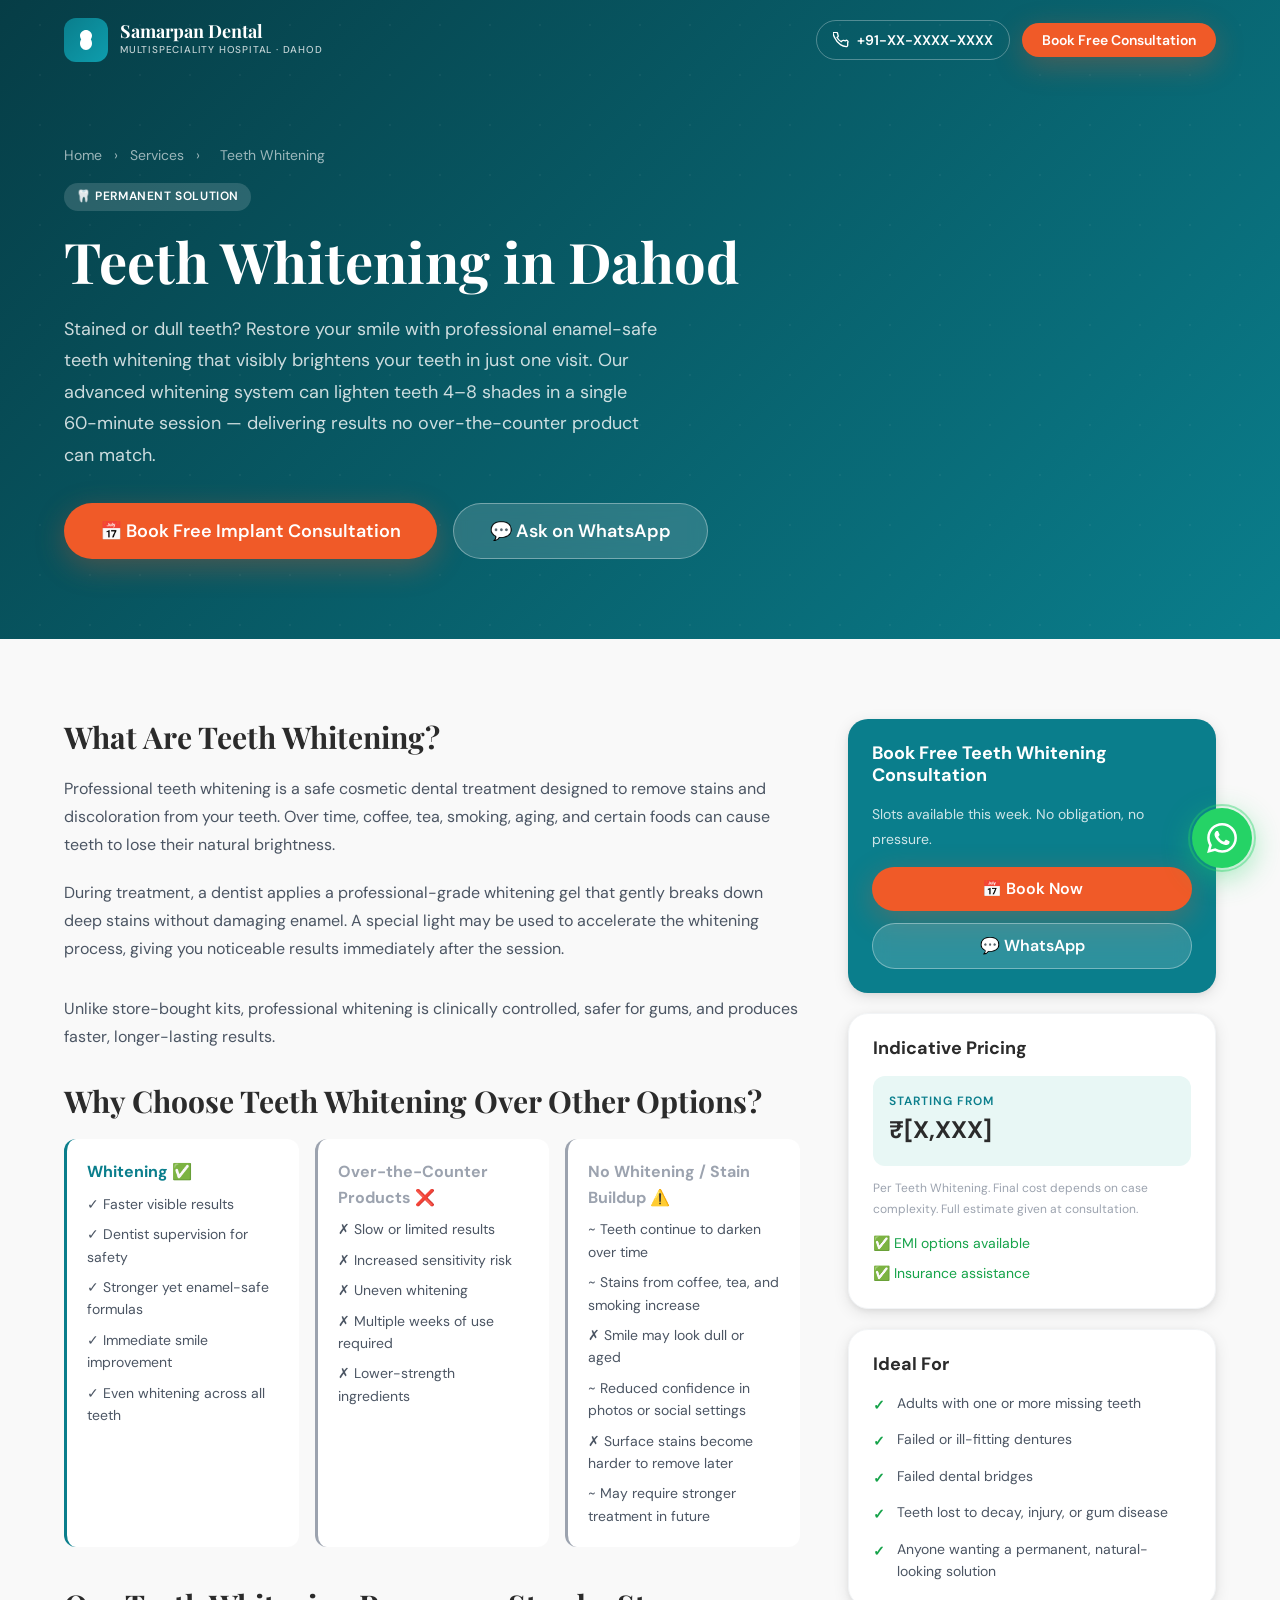
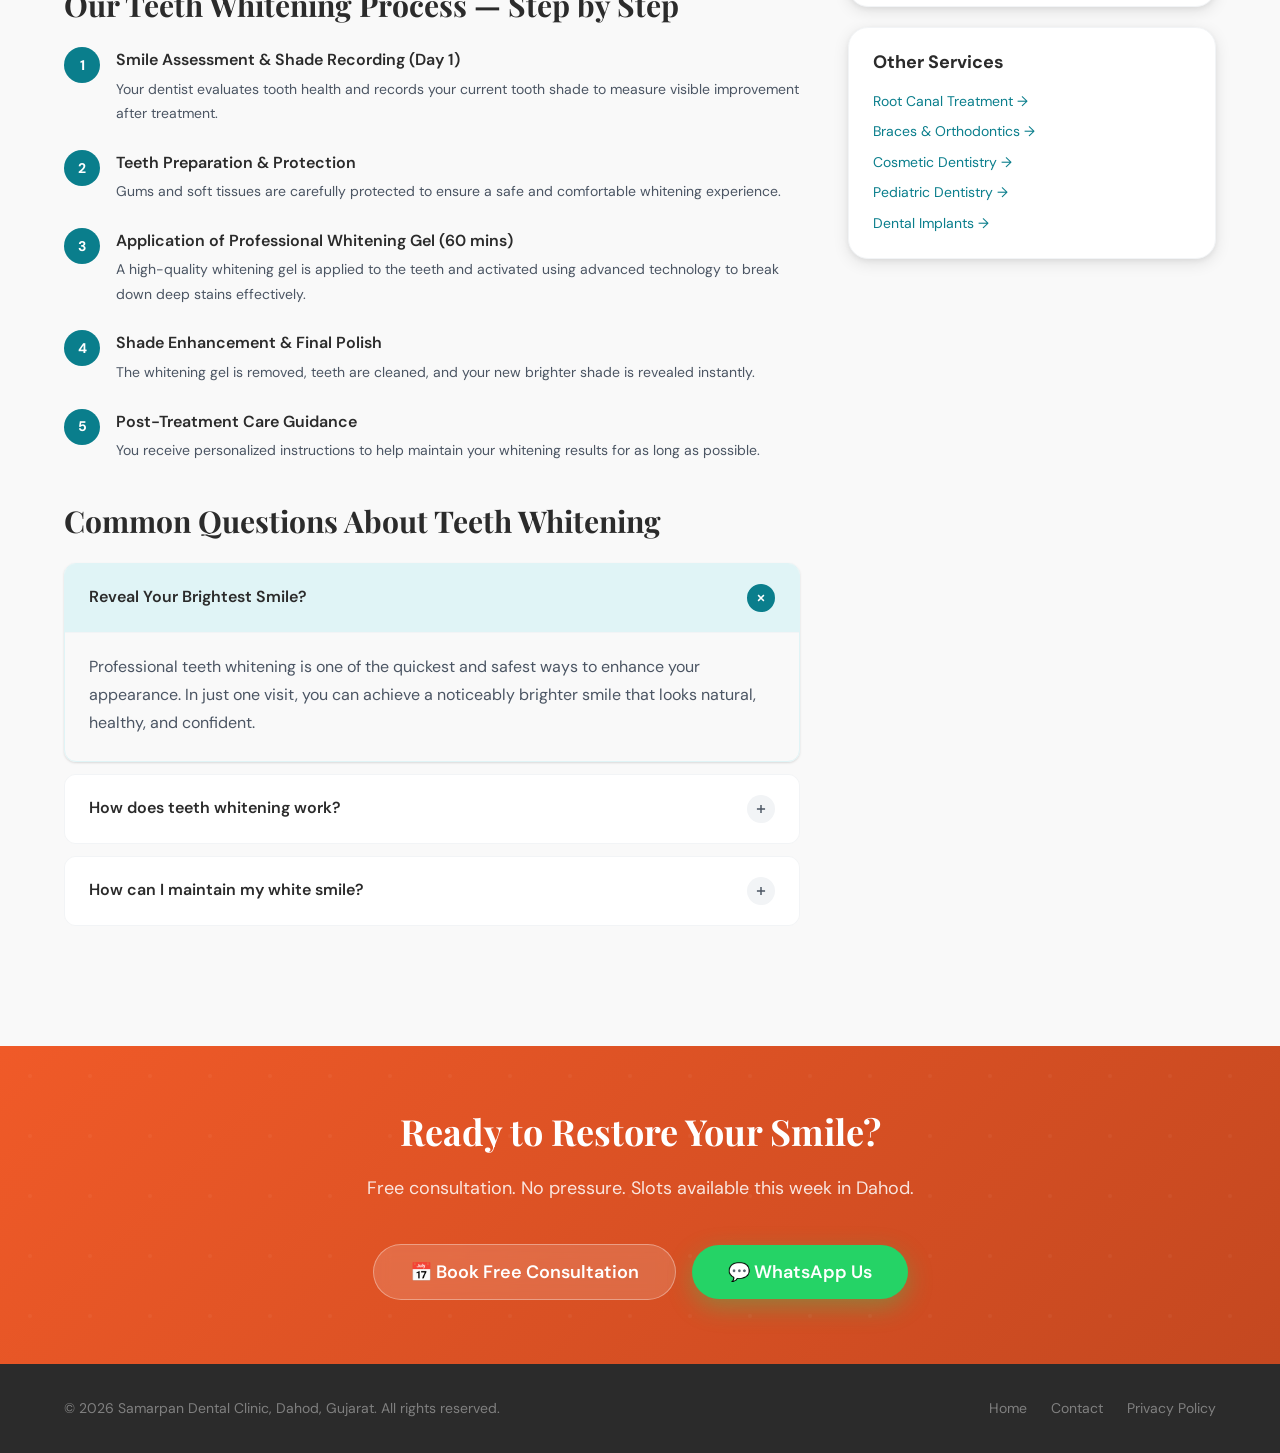
<file: pages/services/teeth-whitening.html>
<!DOCTYPE html>
<html lang="en">
<head>
  <meta charset="UTF-8" />
  <meta name="viewport" content="width=device-width, initial-scale=1.0" />
  <title>Teeth Whitening in Dahod | Samarpan Dental Clinic</title>
  <meta name="description" content="Permanent Teeth Whitening in Dahod, Gujarat. Replace missing teeth with titanium implants that look & function like natural teeth. Book free consultation at Samarpan Dental." />
  <meta name="keywords" content="Teeth Whitening Dahod, tooth implant Dahod Gujarat, missing tooth replacement Dahod, permanent tooth Dahod, implant cost Dahod" />
  <link rel="canonical" href="https://www.samarpandental.in/pages/services/dental-implants.html" />

  <!-- Open Graph -->
  <meta property="og:title" content="Teeth Whitening in Dahod | Samarpan Dental Clinic" />
  <meta property="og:description" content="Permanent titanium Teeth Whitening in Dahod. Looks, feels and functions like your natural tooth. Book your free consultation today." />
  <meta property="og:url" content="https://www.samarpandental.in/pages/services/dental-implants.html" />

  <!-- Stylesheets -->
  <link rel="stylesheet" href="../../css/variables.css" />
  <link rel="stylesheet" href="../../css/base.css" />
  <link rel="stylesheet" href="../../css/components.css" />
  <link rel="stylesheet" href="../../css/layout.css" />

  <!-- Service Page Specific Styles -->
  <style>
    .service-hero {
      background: linear-gradient(135deg, #063D46, #0A7E8C);
      padding: calc(var(--header-height) + var(--space-16)) 0 var(--space-20);
      position: relative;
      overflow: hidden;
    }
    .service-hero::after {
      content: '';
      position: absolute;
      inset: 0;
      background-image: radial-gradient(circle at 80% 50%, rgba(255,255,255,0.04) 1px, transparent 1px);
      background-size: 50px 50px;
    }
    .service-hero .container { position: relative; z-index: 1; }
    .service-hero__breadcrumb {
      font-size: var(--text-sm);
      color: rgba(255,255,255,0.6);
      margin-bottom: var(--space-4);
    }
    .service-hero__breadcrumb a { color: rgba(255,255,255,0.6); transition: color var(--transition-fast); }
    .service-hero__breadcrumb a:hover { color: white; }
    .service-hero__breadcrumb span { margin: 0 var(--space-2); }
    .service-hero__title { color: white; font-size: var(--text-5xl); margin-bottom: var(--space-5); }
    .service-hero__subtitle { color: rgba(255,255,255,0.80); font-size: var(--text-lg); max-width: 600px; line-height: var(--leading-relaxed); }
    .service-hero__actions { margin-top: var(--space-8); display: flex; gap: var(--space-4); flex-wrap: wrap; }

    .service-content { padding: var(--space-20) 0; }
    .service-content__grid { display: grid; grid-template-columns: 2fr 1fr; gap: var(--space-12); align-items: start; }
    .service-content__sidebar { position: sticky; top: calc(var(--header-height) + 24px); display: flex; flex-direction: column; gap: var(--space-5); }

    .sidebar-card {
      background: var(--color-white);
      border-radius: var(--radius-lg);
      padding: var(--space-6);
      box-shadow: var(--shadow-md);
      border: 1px solid var(--color-light-gray);
    }
    .sidebar-card__title { font-family: var(--font-body); font-size: var(--text-lg); font-weight: var(--weight-bold); color: var(--color-charcoal); margin-bottom: var(--space-4); }

    .process-step { display: flex; gap: var(--space-4); margin-bottom: var(--space-6); }
    .process-step:last-child { margin-bottom: 0; }
    .process-step__number {
      width: 36px; height: 36px; border-radius: var(--radius-full);
      background: var(--color-primary); color: white; display: flex;
      align-items: center; justify-content: center; font-weight: var(--weight-bold);
      font-size: var(--text-sm); flex-shrink: 0;
    }
    .process-step__title { font-weight: var(--weight-semibold); color: var(--color-charcoal); margin-bottom: 4px; }
    .process-step__desc { font-size: var(--text-sm); color: var(--color-dark-gray); line-height: var(--leading-relaxed); }

    .price-tag { background: var(--color-mint); border-radius: var(--radius-md); padding: var(--space-4); margin-bottom: var(--space-3); }
    .price-tag__label { font-size: var(--text-xs); text-transform: uppercase; letter-spacing: 0.08em; color: var(--color-primary); font-weight: var(--weight-semibold); }
    .price-tag__amount { font-size: var(--text-2xl); font-weight: var(--weight-bold); color: var(--color-charcoal); }

    .ideal-for { display: flex; flex-direction: column; gap: var(--space-3); }
    .ideal-item { display: flex; gap: var(--space-3); align-items: flex-start; font-size: var(--text-sm); color: var(--color-dark-gray); }
    .ideal-item::before { content: '✓'; color: var(--color-success); font-weight: bold; flex-shrink: 0; margin-top: 2px; }

    @media (max-width: 1024px) {
      .service-content__grid { grid-template-columns: 1fr; }
      .service-content__sidebar { position: static; }
    }
    @media (max-width: 768px) {
      .service-hero__title { font-size: var(--text-4xl); }
    }
  </style>

  <!-- Schema: Service -->
  <script type="application/ld+json">
  {
    "@context": "https://schema.org",
    "@type": "MedicalProcedure",
    "name": "Teeth Whitening",
    "procedureType": "Therapeutic",
    "description": "Permanent titanium Teeth Whitening to replace missing teeth. Procedure includes implant placement, osseointegration period, and crown fitting.",
    "bodyLocation": "Mouth/Jaw",
    "provider": {
      "@type": "Dentist",
      "name": "Samarpan Dental Clinic",
      "address": { "@type": "PostalAddress", "addressLocality": "Dahod", "addressRegion": "Gujarat", "addressCountry": "IN" }
    }
  }
  </script>
</head>
<body>

  <!-- WhatsApp Float -->
  <div class="whatsapp-float">
    <span class="whatsapp-float__tooltip">Book on WhatsApp</span>
    <button class="whatsapp-float__btn" aria-label="Open WhatsApp">
      <svg viewBox="0 0 24 24" fill="white"><path d="M17.472 14.382c-.297-.149-1.758-.867-2.03-.967-.273-.099-.471-.148-.67.15-.197.297-.767.966-.94 1.164-.173.199-.347.223-.644.075-.297-.15-1.255-.463-2.39-1.475-.883-.788-1.48-1.761-1.653-2.059-.173-.297-.018-.458.13-.606.134-.133.298-.347.446-.52.149-.174.198-.298.298-.497.099-.198.05-.371-.025-.52-.075-.149-.669-1.612-.916-2.207-.242-.579-.487-.5-.669-.51-.173-.008-.371-.01-.57-.01-.198 0-.52.074-.792.372-.272.297-1.04 1.016-1.04 2.479 0 1.462 1.065 2.875 1.213 3.074.149.198 2.096 3.2 5.077 4.487.709.306 1.262.489 1.694.625.712.227 1.36.195 1.871.118.571-.085 1.758-.719 2.006-1.413.248-.694.248-1.289.173-1.413-.074-.124-.272-.198-.57-.347m-5.421 7.403h-.004a9.87 9.87 0 01-5.031-1.378l-.361-.214-3.741.982.998-3.648-.235-.374a9.86 9.86 0 01-1.51-5.26c.001-5.45 4.436-9.884 9.888-9.884 2.64 0 5.122 1.03 6.988 2.898a9.825 9.825 0 012.893 6.994c-.003 5.45-4.437 9.884-9.885 9.884m8.413-18.297A11.815 11.815 0 0012.05 0C5.495 0 .16 5.335.157 11.892c0 2.096.547 4.142 1.588 5.945L.057 24l6.305-1.654a11.882 11.882 0 005.683 1.448h.005c6.554 0 11.89-5.335 11.893-11.893a11.821 11.821 0 00-3.48-8.413Z"/></svg>
    </button>
  </div>

  <!-- Header -->
  <header class="site-header site-header--scrolled" role="banner">
    <div class="container">
      <a href="../../index.html" class="site-logo">
        <div class="site-logo__icon">
          <svg width="24" height="24" viewBox="0 0 24 24" fill="white"><path d="M12 2C9 2 6 4.5 6 7.5c0 1.5.5 2.8 1.2 3.8C6.5 12.5 6 14 6 15.5 6 19 8.7 22 12 22s6-3 6-6.5c0-1.5-.5-3-1.2-4.2.7-1 1.2-2.3 1.2-3.8C18 4.5 15 2 12 2z"/></svg>
        </div>
        <div class="site-logo__text">
          <span class="site-logo__name">Samarpan Dental</span>
          <span class="site-logo__tagline">Multispeciality Hospital · Dahod</span>
        </div>
      </a>
      <div class="header-actions">
        <a href="tel:+91XXXXXXXXXX" class="header-phone">
          <svg width="16" height="16" fill="none" stroke="currentColor" stroke-width="2" viewBox="0 0 24 24"><path d="M22 16.92v3a2 2 0 01-2.18 2 19.79 19.79 0 01-8.63-3.07A19.5 19.5 0 013.07 9.5a19.79 19.79 0 01-3.07-8.67A2 2 0 012 .68h3a2 2 0 012 1.72 12.84 12.84 0 00.7 2.81 2 2 0 01-.45 2.11L6.09 8.23a16 16 0 006.29 6.29l1.41-1.41a2 2 0 012.11-.45 12.84 12.84 0 002.81.7A2 2 0 0122 15.92v1z"/></svg>
          +91-XX-XXXX-XXXX
        </a>
        <a href="../../index.html#booking" class="btn btn--primary btn--sm">Book Free Consultation</a>
      </div>
      <button class="mobile-menu-toggle" aria-label="Toggle menu"><span></span><span></span><span></span></button>
    </div>
  </header>

  <!-- Mobile Nav -->
  <nav class="mobile-nav" aria-label="Mobile navigation">
    <a href="../../index.html#about" class="mobile-nav__link">About Us</a>
    <a href="../../index.html#services" class="mobile-nav__link">Services</a>
    <a href="../doctors.html" class="mobile-nav__link">Our Doctors</a>
    <a href="../../index.html#testimonials" class="mobile-nav__link">Reviews</a>
    <a href="../../index.html#faq" class="mobile-nav__link">FAQ</a>
    <a href="../../index.html#contact" class="mobile-nav__link">Contact</a>
    <div class="mobile-nav__actions">
      <a href="../../index.html#booking" class="btn btn--primary btn--lg">📅 Book Free Consultation</a>
      <a href="https://wa.me/91XXXXXXXXXX" class="btn btn--whatsapp btn--lg" target="_blank">💬 WhatsApp Us</a>
    </div>
  </nav>

  <main>

    <!-- Service Hero -->
    <section class="service-hero">
      <div class="container">
        <nav class="service-hero__breadcrumb" aria-label="Breadcrumb">
          <a href="../../index.html">Home</a>
          <span aria-hidden="true">›</span>
          <a href="../../index.html#services">Services</a>
          <span aria-hidden="true">›</span>
          <span aria-current="page">Teeth Whitening</span>
        </nav>
        <span class="badge badge--primary" style="background: rgba(255,255,255,0.15); color: white; margin-bottom: var(--space-4);">🦷 Permanent Solution</span>
        <h1 class="service-hero__title">
          Teeth Whitening in Dahod
        </h1>
        <p class="service-hero__subtitle">
          Stained or dull teeth? Restore your smile with professional enamel-safe teeth whitening that visibly brightens your teeth in just one visit. Our advanced whitening system can lighten teeth 4–8 shades in a single 60-minute session — delivering results no over-the-counter product can match.
        </p>
        <div class="service-hero__actions">
          <a href="../../index.html#booking" class="btn btn--primary btn--lg">📅 Book Free Implant Consultation</a>
          <a href="https://wa.me/91XXXXXXXXXX?text=Hi%2C%20I%20need%20information%20about%20dental%20implants" class="btn btn--ghost btn--lg" target="_blank" rel="noopener">💬 Ask on WhatsApp</a>
        </div>
      </div>
    </section>

    <!-- Service Content -->
    <section class="service-content" style="background: var(--color-off-white);">
      <div class="container">
        <div class="service-content__grid">

          <!-- Main Content -->
          <article data-animate>

            <h2 style="font-size: var(--text-3xl); margin-bottom: var(--space-5);">What Are Teeth Whitening?</h2>
            <p style="color: var(--color-dark-gray); line-height: var(--leading-relaxed); margin-bottom: var(--space-5);">
              Professional teeth whitening is a safe cosmetic dental treatment designed to remove stains and discoloration from your teeth. Over time, coffee, tea, smoking, aging, and certain foods can cause teeth to lose their natural brightness.
            </p>
            <p style="color: var(--color-dark-gray); line-height: var(--leading-relaxed); margin-bottom: var(--space-8);">
              During treatment, a dentist applies a professional-grade whitening gel that gently breaks down deep stains without damaging enamel. A special light may be used to accelerate the whitening process, giving you noticeable results immediately after the session.
            </p>
            <p style="color: var(--color-dark-gray); line-height: var(--leading-relaxed); margin-bottom: var(--space-8);">
              Unlike store-bought kits, professional whitening is clinically controlled, safer for gums, and produces faster, longer-lasting results.
            </p>

            <h2 style="font-size: var(--text-3xl); margin-bottom: var(--space-5);">Why Choose Teeth Whitening Over Other Options?</h2>
            <div style="display: grid; grid-template-columns: 1fr 1fr 1fr; gap: var(--space-4); margin-bottom: var(--space-10);">
              <div style="background: var(--color-white); border-radius: var(--radius-md); padding: var(--space-5); border-left: 3px solid var(--color-primary);">
                <div style="font-weight: var(--weight-bold); color: var(--color-primary); margin-bottom: var(--space-2);">Whitening ✅</div>
                <ul style="font-size: var(--text-sm); color: var(--color-dark-gray); display: flex; flex-direction: column; gap: var(--space-2);">
                  <li>✓ Faster visible results</li><li>✓ Dentist supervision for safety</li>
                  <li>✓ Stronger yet enamel-safe formulas</li><li>✓ Immediate smile improvement</li>
                  <li>✓ Even whitening across all teeth</li>
                </ul>
              </div>
              <div style="background: var(--color-white); border-radius: var(--radius-md); padding: var(--space-5); border-left: 3px solid var(--color-mid-gray);">
                <div style="font-weight: var(--weight-bold); color: var(--color-mid-gray); margin-bottom: var(--space-2);">Over-the-Counter Products ❌</div>
                <ul style="font-size: var(--text-sm); color: var(--color-dark-gray); display: flex; flex-direction: column; gap: var(--space-2);">
                  <li>✗ Slow or limited results</li><li>✗ Increased sensitivity risk</li>
                  <li>✗ Uneven whitening</li><li>✗ Multiple weeks of use required</li>
                  <li>✗ Lower-strength ingredients</li>
                </ul>
              </div>
              <div style="background: var(--color-white); border-radius: var(--radius-md); padding: var(--space-5); border-left: 3px solid var(--color-mid-gray);">
                <div style="font-weight: var(--weight-bold); color: var(--color-mid-gray); margin-bottom: var(--space-2);">No Whitening / Stain Buildup ⚠️</div>
                <ul style="font-size: var(--text-sm); color: var(--color-dark-gray); display: flex; flex-direction: column; gap: var(--space-2);">
                  <li>~ Teeth continue to darken over time</li>
                  <li>~ Stains from coffee, tea, and smoking increase</li>
                  <li>✗ Smile may look dull or aged</li>
                  <li>~ Reduced confidence in photos or social settings</li>
                  <li>✗ Surface stains become harder to remove later</li>
                  <li>~ May require stronger treatment in future</li>
                </ul>
              </div>
            </div>

            <h2 style="font-size: var(--text-3xl); margin-bottom: var(--space-6);">Our Teeth Whitening Process — Step by Step</h2>
            <div style="margin-bottom: var(--space-10);">
              <div class="process-step">
                <div class="process-step__number">1</div>
                <div>
                  <div class="process-step__title">Smile Assessment & Shade Recording (Day 1)</div>
                  <p class="process-step__desc">Your dentist evaluates tooth health and records your current tooth shade to measure visible improvement after treatment.</p>
                </div>
              </div>
              <div class="process-step">
                <div class="process-step__number">2</div>
                <div>
                  <div class="process-step__title">Teeth Preparation & Protection</div>
                  <p class="process-step__desc">Gums and soft tissues are carefully protected to ensure a safe and comfortable whitening experience.</p>
                </div>
              </div>
              <div class="process-step">
                <div class="process-step__number">3</div>
                <div>
                  <div class="process-step__title">Application of Professional Whitening Gel (60 mins)</div>
                  <p class="process-step__desc">A high-quality whitening gel is applied to the teeth and activated using advanced technology to break down deep stains effectively.</p>
                </div>
              </div>
              <div class="process-step">
                <div class="process-step__number">4</div>
                <div>
                  <div class="process-step__title">Shade Enhancement & Final Polish</div>
                  <p class="process-step__desc">The whitening gel is removed, teeth are cleaned, and your new brighter shade is revealed instantly.</p>
                </div>
              </div>
              <div class="process-step">
                <div class="process-step__number">5</div>
                <div>
                  <div class="process-step__title">Post-Treatment Care Guidance</div>
                  <p class="process-step__desc">You receive personalized instructions to help maintain your whitening results for as long as possible.</p>
                </div>
              </div>
            </div>

            <!-- FAQ on page -->
            <h2 style="font-size: var(--text-3xl); margin-bottom: var(--space-6);">Common Questions About Teeth Whitening</h2>
            <div class="accordion" style="margin-bottom: var(--space-10);">
              <div class="accordion-item">
                <button class="accordion-trigger" aria-expanded="false">
                  <span class="accordion-trigger__question">Reveal Your Brightest Smile?</span>
                  <span class="accordion-trigger__icon"><svg viewBox="0 0 24 24" fill="none" stroke="currentColor" stroke-width="2.5"><path d="M12 5v14M5 12h14"/></svg></span>
                </button>
                <div class="accordion-content"><div class="accordion-content__inner">Professional teeth whitening is one of the quickest and safest ways to enhance your appearance. In just one visit, you can achieve a noticeably brighter smile that looks natural, healthy, and confident.</div></div>
              </div>
              <div class="accordion-item">
                <button class="accordion-trigger" aria-expanded="false">
                  <span class="accordion-trigger__question">How does teeth whitening work?</span>
                  <span class="accordion-trigger__icon"><svg viewBox="0 0 24 24" fill="none" stroke="currentColor" stroke-width="2.5"><path d="M12 5v14M5 12h14"/></svg></span>
                </button>
                <div class="accordion-content"><div class="accordion-content__inner">Teeth whitening uses safe, professional whitening agents to break down stains and discoloration on the tooth surface, making your teeth appear brighter and whiter without damaging the enamel.</div></div>
              </div>
              <div class="accordion-item">
                <button class="accordion-trigger" aria-expanded="false">
                  <span class="accordion-trigger__question">How can I maintain my white smile?</span>
                  <span class="accordion-trigger__icon"><svg viewBox="0 0 24 24" fill="none" stroke="currentColor" stroke-width="2.5"><path d="M12 5v14M5 12h14"/></svg></span>
                </button>
                <div class="accordion-content"><div class="accordion-content__inner">Brush and floss regularly, limit stain-causing foods and drinks, avoid smoking, and schedule periodic dental cleanings or touch-up whitening treatments as recommended.</div></div>
              </div>
            </div>

          </article>

          <!-- Sidebar -->
          <aside class="service-content__sidebar" data-animate data-animate-delay="2">

            <!-- Booking CTA -->
            <div class="sidebar-card" style="background: var(--color-primary); border: none;">
              <h3 class="sidebar-card__title" style="color: white;">Book Free Teeth Whitening Consultation</h3>
              <p style="font-size: var(--text-sm); color: rgba(255,255,255,0.8); margin-bottom: var(--space-4);">Slots available this week. No obligation, no pressure.</p>
              <a href="../../index.html#booking" class="btn btn--primary" style="width: 100%; justify-content: center; background: var(--color-accent);">📅 Book Now</a>
              <a href="https://wa.me/91XXXXXXXXXX?text=Hi%2C%20I%20want%20to%20book%20a%20dental%20implant%20consultation" class="btn btn--ghost" style="width: 100%; justify-content: center; margin-top: var(--space-3);" target="_blank" rel="noopener">💬 WhatsApp</a>
            </div>

            <!-- Pricing -->
            <div class="sidebar-card">
              <h3 class="sidebar-card__title">Indicative Pricing</h3>
              <div class="price-tag">
                <div class="price-tag__label">Starting From</div>
                <div class="price-tag__amount">₹[X,XXX]</div>
              </div>
              <p style="font-size: var(--text-xs); color: var(--color-mid-gray); margin-bottom: var(--space-3);">Per Teeth Whitening. Final cost depends on case complexity. Full estimate given at consultation.</p>
              <div style="display: flex; align-items: center; gap: var(--space-2); font-size: var(--text-sm); color: var(--color-success);">
                ✅ EMI options available
              </div>
              <div style="display: flex; align-items: center; gap: var(--space-2); font-size: var(--text-sm); color: var(--color-success); margin-top: var(--space-2);">
                ✅ Insurance assistance
              </div>
            </div>

            <!-- Ideal For -->
            <div class="sidebar-card">
              <h3 class="sidebar-card__title">Ideal For</h3>
              <div class="ideal-for">
                <div class="ideal-item">Adults with one or more missing teeth</div>
                <div class="ideal-item">Failed or ill-fitting dentures</div>
                <div class="ideal-item">Failed dental bridges</div>
                <div class="ideal-item">Teeth lost to decay, injury, or gum disease</div>
                <div class="ideal-item">Anyone wanting a permanent, natural-looking solution</div>
              </div>
            </div>

            <!-- Other Services -->
            <div class="sidebar-card">
              <h3 class="sidebar-card__title">Other Services</h3>
              <div class="footer-links" style="gap: var(--space-2);">
                <a href="root-canal.html" class="footer-link" style="color: var(--color-primary);">Root Canal Treatment →</a>
                <a href="braces-orthodontics.html" class="footer-link" style="color: var(--color-primary);">Braces & Orthodontics →</a>
                <a href="cosmetic-dentistry.html" class="footer-link" style="color: var(--color-primary);">Cosmetic Dentistry →</a>
                <a href="pediatric-dentistry.html" class="footer-link" style="color: var(--color-primary);">Pediatric Dentistry →</a>
                <a href="dental-implants.html" class="footer-link" style="color: var(--color-primary);">Dental Implants →</a>
              </div>
            </div>

          </aside>

        </div>
      </div>
    </section>

    <!-- CTA Strip -->
    <section class="section cta-section" style="padding: var(--space-16) 0;">
      <div class="container">
        <div class="cta-section__inner">
          <h2 class="cta-section__title" style="font-size: var(--text-4xl);">
            Ready to Restore Your Smile?
          </h2>
          <p class="cta-section__subtitle">
            Free consultation. No pressure. Slots available this week in Dahod.
          </p>
          <div class="cta-section__actions">
            <a href="../../index.html#booking" class="btn btn--ghost btn--lg">📅 Book Free Consultation</a>
            <a href="https://wa.me/91XXXXXXXXXX" class="btn btn--whatsapp btn--lg" target="_blank" rel="noopener">💬 WhatsApp Us</a>
          </div>
        </div>
      </div>
    </section>

  </main>

  <!-- Footer (simplified for service pages) -->
  <footer class="site-footer">
    <div class="container">
      <div class="site-footer__bottom" style="border-top: none; padding: var(--space-8) 0;">
        <p class="footer-copyright">© <script>document.write(new Date().getFullYear())</script> Samarpan Dental Clinic, Dahod, Gujarat. All rights reserved.</p>
        <nav class="footer-bottom-links">
          <a href="../../index.html" class="footer-bottom-link">Home</a>
          <a href="../../index.html#contact" class="footer-bottom-link">Contact</a>
          <a href="../privacy-policy.html" class="footer-bottom-link">Privacy Policy</a>
        </nav>
      </div>
    </div>
  </footer>

  <script src="../../js/main.js" defer></script>
</body>
</html>
</file>
<file: css/variables.css>
/* ============================================================
   SAMARPAN DENTAL CLINIC — Design Tokens & CSS Variables
   File: css/variables.css
   Purpose: All brand colors, typography, spacing, shadows
   ============================================================ */

:root {
  /* ── Brand Colors ── */
  --color-primary: #0A7E8C;
  --color-primary-dark: #075F6B;
  --color-primary-light: #0E9DAD;
  --color-primary-xlight: #E0F4F6;

  --color-accent: #F05A28;
  --color-accent-dark: #C44820;
  --color-accent-light: #FF7849;

  --color-mint: #E8F7F5;
  --color-mint-dark: #C8EDE9;

  /* ── Neutrals ── */
  --color-white: #FFFFFF;
  --color-off-white: #F9F9F9;
  --color-light-gray: #F2F4F6;
  --color-mid-gray: #9CA3AF;
  --color-dark-gray: #4B5563;
  --color-charcoal: #2B2B2B;
  --color-black: #111111;

  /* ── Semantic ── */
  --color-success: #16A34A;
  --color-warning: #D97706;
  --color-error: #DC2626;

  /* ── Typography ── */
  --font-heading: 'Playfair Display', Georgia, serif;
  --font-body: 'DM Sans', 'Helvetica Neue', sans-serif;
  --font-accent: 'DM Sans', sans-serif;

  /* ── Font Sizes (clamp for fluid typography) ── */
  --text-xs: 0.75rem;      /* 12px */
  --text-sm: 0.875rem;     /* 14px */
  --text-base: 1rem;       /* 16px */
  --text-lg: 1.125rem;     /* 18px */
  --text-xl: 1.25rem;      /* 20px */
  --text-2xl: 1.5rem;      /* 24px */
  --text-3xl: 1.875rem;    /* 30px */
  --text-4xl: 2.25rem;     /* 36px */
  --text-5xl: clamp(2.5rem, 5vw, 3.5rem);
  --text-hero: clamp(2.8rem, 6vw, 4.2rem);

  /* ── Font Weights ── */
  --weight-regular: 400;
  --weight-medium: 500;
  --weight-semibold: 600;
  --weight-bold: 700;

  /* ── Line Heights ── */
  --leading-tight: 1.2;
  --leading-snug: 1.4;
  --leading-normal: 1.6;
  --leading-relaxed: 1.75;

  /* ── Spacing ── */
  --space-1: 0.25rem;
  --space-2: 0.5rem;
  --space-3: 0.75rem;
  --space-4: 1rem;
  --space-5: 1.25rem;
  --space-6: 1.5rem;
  --space-8: 2rem;
  --space-10: 2.5rem;
  --space-12: 3rem;
  --space-16: 4rem;
  --space-20: 5rem;
  --space-24: 6rem;
  --space-32: 8rem;

  /* ── Border Radius ── */
  --radius-sm: 6px;
  --radius-md: 12px;
  --radius-lg: 20px;
  --radius-xl: 32px;
  --radius-full: 9999px;

  /* ── Shadows ── */
  --shadow-sm: 0 1px 3px rgba(0,0,0,0.08), 0 1px 2px rgba(0,0,0,0.06);
  --shadow-md: 0 4px 16px rgba(0,0,0,0.10), 0 2px 6px rgba(0,0,0,0.06);
  --shadow-lg: 0 10px 40px rgba(0,0,0,0.12), 0 4px 16px rgba(0,0,0,0.08);
  --shadow-xl: 0 20px 60px rgba(0,0,0,0.15), 0 8px 24px rgba(0,0,0,0.10);
  --shadow-primary: 0 8px 30px rgba(10, 126, 140, 0.25);
  --shadow-accent: 0 8px 30px rgba(240, 90, 40, 0.30);

  /* ── Transitions ── */
  --transition-fast: 150ms ease;
  --transition-base: 250ms ease;
  --transition-slow: 400ms ease;
  --transition-spring: 350ms cubic-bezier(0.34, 1.56, 0.64, 1);

  /* ── Layout ── */
  --container-max: 1200px;
  --container-wide: 1400px;
  --container-narrow: 800px;
  --header-height: 80px;

  /* ── Z-Index ── */
  --z-below: -1;
  --z-base: 0;
  --z-raised: 10;
  --z-dropdown: 100;
  --z-sticky: 200;
  --z-overlay: 300;
  --z-modal: 400;
  --z-toast: 500;
}

/* ── Dark mode support (future-ready) ── */
@media (prefers-color-scheme: dark) {
  /* Intentionally empty — can be expanded later */
}

/* ── Reduced motion ── */
@media (prefers-reduced-motion: reduce) {
  *, *::before, *::after {
    animation-duration: 0.01ms !important;
    transition-duration: 0.01ms !important;
  }
}
</file>
<file: css/base.css>
/* ============================================================
   SAMARPAN DENTAL CLINIC — Base Styles & Reset
   File: css/base.css
   Purpose: CSS reset, global base styles, typography scale
   ============================================================ */

/* ── Google Fonts Import ── */
@import url('https://fonts.googleapis.com/css2?family=Playfair+Display:ital,wght@0,400;0,600;0,700;1,400;1,600&family=DM+Sans:wght@300;400;500;600;700&display=swap');

/* ── Modern CSS Reset ── */
*, *::before, *::after {
  box-sizing: border-box;
  margin: 0;
  padding: 0;
}

html {
  scroll-behavior: smooth;
  font-size: 16px;
  -webkit-text-size-adjust: 100%;
}

body {
  font-family: var(--font-body);
  font-size: var(--text-base);
  line-height: var(--leading-normal);
  color: var(--color-charcoal);
  background-color: var(--color-white);
  overflow-x: hidden;
  -webkit-font-smoothing: antialiased;
  -moz-osx-font-smoothing: grayscale;
}

img, picture, video, canvas, svg {
  display: block;
  max-width: 100%;
}

input, button, textarea, select {
  font: inherit;
  border: none;
  outline: none;
  background: none;
}

button { cursor: pointer; }

a {
  color: inherit;
  text-decoration: none;
}

ul, ol { list-style: none; }

h1, h2, h3, h4, h5, h6 {
  font-family: var(--font-heading);
  line-height: var(--leading-tight);
  color: var(--color-charcoal);
  font-weight: var(--weight-bold);
}

p { line-height: var(--leading-relaxed); }

strong { font-weight: var(--weight-semibold); }

/* ── Typography Scale ── */
h1 { font-size: var(--text-hero); }
h2 { font-size: var(--text-5xl); }
h3 { font-size: var(--text-3xl); }
h4 { font-size: var(--text-2xl); }
h5 { font-size: var(--text-xl); }
h6 { font-size: var(--text-lg); }

/* ── Layout Utilities ── */
.container {
  width: 100%;
  max-width: var(--container-max);
  margin: 0 auto;
  padding: 0 var(--space-6);
}

.container--wide {
  max-width: var(--container-wide);
}

.container--narrow {
  max-width: var(--container-narrow);
}

/* ── Section Spacing ── */
.section {
  padding: var(--space-20) 0;
}

.section--lg {
  padding: var(--space-32) 0;
}

.section--sm {
  padding: var(--space-12) 0;
}

/* ── Section Label ── */
.section-label {
  display: inline-flex;
  align-items: center;
  gap: var(--space-2);
  font-family: var(--font-body);
  font-size: var(--text-sm);
  font-weight: var(--weight-semibold);
  letter-spacing: 0.1em;
  text-transform: uppercase;
  color: var(--color-primary);
  margin-bottom: var(--space-4);
}

.section-label::before {
  content: '';
  display: block;
  width: 24px;
  height: 2px;
  background: var(--color-accent);
  border-radius: var(--radius-full);
}

/* ── Section Heading ── */
.section-heading {
  font-size: var(--text-5xl);
  line-height: var(--leading-tight);
  margin-bottom: var(--space-5);
  color: var(--color-charcoal);
}

.section-heading span {
  color: var(--color-primary);
}

.section-subheading {
  font-size: var(--text-lg);
  color: var(--color-dark-gray);
  line-height: var(--leading-relaxed);
  max-width: 600px;
}

/* ── Text Helpers ── */
.text-center { text-align: center; }
.text-primary { color: var(--color-primary); }
.text-accent { color: var(--color-accent); }
.text-muted { color: var(--color-mid-gray); }

/* ── Visibility ── */
.sr-only {
  position: absolute;
  width: 1px;
  height: 1px;
  padding: 0;
  margin: -1px;
  overflow: hidden;
  clip: rect(0,0,0,0);
  white-space: nowrap;
  border: 0;
}

/* ── Scroll Animation Base ── */
[data-animate] {
  opacity: 0;
  transform: translateY(30px);
  transition: opacity 0.6s ease, transform 0.6s ease;
}

[data-animate].is-visible {
  opacity: 1;
  transform: translateY(0);
}

[data-animate-delay="1"] { transition-delay: 0.1s; }
[data-animate-delay="2"] { transition-delay: 0.2s; }
[data-animate-delay="3"] { transition-delay: 0.3s; }
[data-animate-delay="4"] { transition-delay: 0.4s; }
[data-animate-delay="5"] { transition-delay: 0.5s; }

/* ── Responsive Breakpoints ── */
/* xs: 0 — 480px */
/* sm: 481px — 768px */
/* md: 769px — 1024px */
/* lg: 1025px — 1280px */
/* xl: 1281px+ */

@media (max-width: 768px) {
  .container { padding: 0 var(--space-5); }
  .section { padding: var(--space-16) 0; }
  .section--lg { padding: var(--space-20) 0; }
  h2.section-heading { font-size: var(--text-4xl); }
}

@media (max-width: 480px) {
  html { font-size: 15px; }
  .container { padding: 0 var(--space-4); }
  h2.section-heading { font-size: var(--text-3xl); }
}
</file>
<file: css/components.css>
/* ============================================================
   SAMARPAN DENTAL CLINIC — UI Components
   File: css/components.css
   Purpose: Buttons, cards, badges, forms, modals, toasts
   ============================================================ */

/* ════════════════════════════════════════
   BUTTONS
   ════════════════════════════════════════ */
.btn {
  display: inline-flex;
  align-items: center;
  justify-content: center;
  gap: var(--space-2);
  padding: 14px 28px;
  border-radius: var(--radius-full);
  font-family: var(--font-body);
  font-size: var(--text-base);
  font-weight: var(--weight-semibold);
  line-height: 1;
  cursor: pointer;
  transition: all var(--transition-spring);
  white-space: nowrap;
  position: relative;
  overflow: hidden;
}

.btn::after {
  content: '';
  position: absolute;
  inset: 0;
  background: rgba(255,255,255,0);
  transition: background var(--transition-fast);
}

.btn:hover::after { background: rgba(255,255,255,0.08); }
.btn:active { transform: scale(0.98); }

/* Primary Button */
.btn--primary {
  background: var(--color-accent);
  color: var(--color-white);
  box-shadow: var(--shadow-accent);
}

.btn--primary:hover {
  background: var(--color-accent-dark);
  transform: translateY(-2px);
  box-shadow: 0 12px 35px rgba(240, 90, 40, 0.40);
}

/* Secondary Button */
.btn--secondary {
  background: var(--color-primary);
  color: var(--color-white);
  box-shadow: var(--shadow-primary);
}

.btn--secondary:hover {
  background: var(--color-primary-dark);
  transform: translateY(-2px);
  box-shadow: 0 12px 35px rgba(10, 126, 140, 0.35);
}

/* Outline Button */
.btn--outline {
  background: transparent;
  color: var(--color-primary);
  border: 2px solid var(--color-primary);
}

.btn--outline:hover {
  background: var(--color-primary);
  color: var(--color-white);
  transform: translateY(-2px);
}

/* Ghost Button */
.btn--ghost {
  background: rgba(255,255,255,0.15);
  color: var(--color-white);
  border: 1.5px solid rgba(255,255,255,0.35);
  backdrop-filter: blur(8px);
}

.btn--ghost:hover {
  background: rgba(255,255,255,0.25);
  border-color: rgba(255,255,255,0.6);
}

/* WhatsApp Button */
.btn--whatsapp {
  background: #25D366;
  color: var(--color-white);
  box-shadow: 0 8px 25px rgba(37, 211, 102, 0.35);
}

.btn--whatsapp:hover {
  background: #20B857;
  transform: translateY(-2px);
  box-shadow: 0 12px 35px rgba(37, 211, 102, 0.45);
}

/* Button Sizes */
.btn--lg {
  padding: 18px 36px;
  font-size: var(--text-lg);
}

.btn--sm {
  padding: 10px 20px;
  font-size: var(--text-sm);
}

.btn--icon {
  width: 44px;
  height: 44px;
  padding: 0;
  border-radius: var(--radius-full);
}

/* ════════════════════════════════════════
   CARDS
   ════════════════════════════════════════ */
.card {
  background: var(--color-white);
  border-radius: var(--radius-lg);
  box-shadow: var(--shadow-md);
  overflow: hidden;
  transition: transform var(--transition-base), box-shadow var(--transition-base);
}

.card:hover {
  transform: translateY(-4px);
  box-shadow: var(--shadow-xl);
}

.card__body {
  padding: var(--space-8);
}

.card__header {
  padding: var(--space-6) var(--space-8);
  border-bottom: 1px solid var(--color-light-gray);
}

.card__footer {
  padding: var(--space-5) var(--space-8);
  border-top: 1px solid var(--color-light-gray);
  background: var(--color-off-white);
}

/* Service Card */
.service-card {
  background: var(--color-white);
  border-radius: var(--radius-lg);
  padding: var(--space-8);
  box-shadow: var(--shadow-sm);
  border: 1.5px solid transparent;
  transition: all var(--transition-base);
  cursor: pointer;
  position: relative;
  overflow: hidden;
}

.service-card::before {
  content: '';
  position: absolute;
  top: 0;
  left: 0;
  right: 0;
  height: 3px;
  background: linear-gradient(90deg, var(--color-primary), var(--color-accent));
  transform: scaleX(0);
  transition: transform var(--transition-base);
}

.service-card:hover {
  border-color: var(--color-primary-xlight);
  box-shadow: var(--shadow-lg);
  transform: translateY(-6px);
}

.service-card:hover::before { transform: scaleX(1); }

.service-card__icon {
  width: 64px;
  height: 64px;
  border-radius: var(--radius-md);
  background: var(--color-mint);
  display: flex;
  align-items: center;
  justify-content: center;
  margin-bottom: var(--space-5);
  transition: background var(--transition-base);
  font-size: 28px;
}

.service-card:hover .service-card__icon {
  background: var(--color-primary);
}

.service-card__icon svg {
  width: 28px;
  height: 28px;
  stroke: var(--color-primary);
  transition: stroke var(--transition-base);
}

.service-card:hover .service-card__icon svg {
  stroke: var(--color-white);
}

.service-card__title {
  font-size: var(--text-xl);
  margin-bottom: var(--space-3);
}

.service-card__desc {
  font-size: var(--text-sm);
  color: var(--color-dark-gray);
  line-height: var(--leading-relaxed);
  margin-bottom: var(--space-4);
}

.service-card__link {
  font-size: var(--text-sm);
  font-weight: var(--weight-semibold);
  color: var(--color-primary);
  display: inline-flex;
  align-items: center;
  gap: var(--space-1);
  transition: gap var(--transition-fast);
}

.service-card:hover .service-card__link { gap: var(--space-2); }

/* Doctor Card */
.doctor-card {
  background: var(--color-white);
  border-radius: var(--radius-lg);
  overflow: hidden;
  box-shadow: var(--shadow-md);
  transition: all var(--transition-base);
}

.doctor-card:hover { transform: translateY(-4px); box-shadow: var(--shadow-xl); }

.doctor-card__image {
  width: 100%;
  aspect-ratio: 4/5;
  object-fit: cover;
  background: linear-gradient(135deg, var(--color-primary-xlight), var(--color-mint));
  display: flex;
  align-items: center;
  justify-content: center;
  font-size: 80px;
}

.doctor-card__body { padding: var(--space-6); }

.doctor-card__name {
  font-size: var(--text-xl);
  margin-bottom: var(--space-1);
}

.doctor-card__qual {
  font-size: var(--text-sm);
  color: var(--color-primary);
  font-weight: var(--weight-medium);
  margin-bottom: var(--space-2);
}

.doctor-card__spec {
  font-size: var(--text-sm);
  color: var(--color-dark-gray);
}

/* Testimonial Card */
.testimonial-card {
  background: var(--color-white);
  border-radius: var(--radius-lg);
  padding: var(--space-8);
  box-shadow: var(--shadow-md);
  border: 1px solid var(--color-light-gray);
  transition: all var(--transition-base);
  position: relative;
}

.testimonial-card:hover { box-shadow: var(--shadow-lg); transform: translateY(-3px); }

.testimonial-card__quote {
  font-size: 48px;
  color: var(--color-primary-xlight);
  line-height: 1;
  font-family: Georgia, serif;
  margin-bottom: var(--space-4);
}

.testimonial-card__text {
  font-size: var(--text-base);
  color: var(--color-dark-gray);
  line-height: var(--leading-relaxed);
  font-style: italic;
  margin-bottom: var(--space-6);
}

.testimonial-card__author {
  display: flex;
  align-items: center;
  gap: var(--space-3);
}

.testimonial-card__avatar {
  width: 48px;
  height: 48px;
  border-radius: var(--radius-full);
  background: linear-gradient(135deg, var(--color-primary), var(--color-primary-light));
  display: flex;
  align-items: center;
  justify-content: center;
  color: white;
  font-weight: var(--weight-bold);
  font-size: var(--text-lg);
  flex-shrink: 0;
}

.testimonial-card__name {
  font-size: var(--text-base);
  font-weight: var(--weight-semibold);
  color: var(--color-charcoal);
  font-family: var(--font-body);
}

.testimonial-card__role {
  font-size: var(--text-sm);
  color: var(--color-mid-gray);
}

.testimonial-card__stars {
  display: flex;
  gap: 3px;
  margin-bottom: var(--space-4);
  color: #F59E0B;
}

/* ════════════════════════════════════════
   BADGES & LABELS
   ════════════════════════════════════════ */
.badge {
  display: inline-flex;
  align-items: center;
  gap: var(--space-1);
  padding: 4px 12px;
  border-radius: var(--radius-full);
  font-size: var(--text-xs);
  font-weight: var(--weight-semibold);
  letter-spacing: 0.05em;
  text-transform: uppercase;
}

.badge--primary {
  background: var(--color-primary-xlight);
  color: var(--color-primary-dark);
}

.badge--accent {
  background: #FEF0EB;
  color: var(--color-accent-dark);
}

.badge--success {
  background: #DCFCE7;
  color: #16A34A;
}

/* Trust Badge */
.trust-badge {
  display: flex;
  flex-direction: column;
  align-items: center;
  text-align: center;
  gap: var(--space-2);
}

.trust-badge__number {
  font-family: var(--font-heading);
  font-size: var(--text-4xl);
  font-weight: var(--weight-bold);
  color: var(--color-primary);
  line-height: 1;
}

.trust-badge__label {
  font-size: var(--text-sm);
  color: var(--color-dark-gray);
  font-weight: var(--weight-medium);
}

/* ════════════════════════════════════════
   FORMS
   ════════════════════════════════════════ */
.form-group {
  display: flex;
  flex-direction: column;
  gap: var(--space-2);
}

.form-label {
  font-size: var(--text-sm);
  font-weight: var(--weight-medium);
  color: var(--color-charcoal);
}

.form-label .required {
  color: var(--color-accent);
  margin-left: 3px;
}

.form-input,
.form-select,
.form-textarea {
  width: 100%;
  padding: 14px 18px;
  border: 1.5px solid var(--color-light-gray);
  border-radius: var(--radius-md);
  font-family: var(--font-body);
  font-size: var(--text-base);
  color: var(--color-charcoal);
  background: var(--color-white);
  transition: border-color var(--transition-fast), box-shadow var(--transition-fast);
}

.form-input:focus,
.form-select:focus,
.form-textarea:focus {
  border-color: var(--color-primary);
  box-shadow: 0 0 0 3px var(--color-primary-xlight);
}

.form-input::placeholder,
.form-textarea::placeholder {
  color: var(--color-mid-gray);
}

.form-textarea {
  resize: vertical;
  min-height: 120px;
}

.form-select {
  appearance: none;
  background-image: url("data:image/svg+xml,%3Csvg xmlns='http://www.w3.org/2000/svg' width='16' height='16' fill='none' stroke='%234B5563' stroke-width='2' viewBox='0 0 24 24'%3E%3Cpath d='M6 9l6 6 6-6'/%3E%3C/svg%3E");
  background-repeat: no-repeat;
  background-position: right 16px center;
  padding-right: 44px;
}

.form-error {
  font-size: var(--text-xs);
  color: var(--color-error);
  margin-top: 4px;
}

.form-hint {
  font-size: var(--text-xs);
  color: var(--color-mid-gray);
}

/* ════════════════════════════════════════
   FLOATING WHATSAPP BUTTON
   ════════════════════════════════════════ */
.whatsapp-float {
  position: fixed;
  bottom: 32px;
  right: 28px;
  z-index: var(--z-sticky);
  display: flex;
  flex-direction: column;
  align-items: flex-end;
  gap: var(--space-3);
}

.whatsapp-float__btn {
  width: 60px;
  height: 60px;
  border-radius: var(--radius-full);
  background: #25D366;
  display: flex;
  align-items: center;
  justify-content: center;
  box-shadow: 0 8px 30px rgba(37, 211, 102, 0.45);
  transition: all var(--transition-spring);
  position: relative;
}

.whatsapp-float__btn:hover {
  transform: scale(1.1) translateY(-3px);
  box-shadow: 0 16px 40px rgba(37, 211, 102, 0.55);
}

.whatsapp-float__btn svg {
  width: 30px;
  height: 30px;
  fill: white;
}

.whatsapp-float__btn::before {
  content: '';
  position: absolute;
  inset: -4px;
  border-radius: var(--radius-full);
  border: 2px solid rgba(37, 211, 102, 0.4);
  animation: pulse-ring 2s ease-out infinite;
}

@keyframes pulse-ring {
  0% { transform: scale(0.95); opacity: 1; }
  100% { transform: scale(1.3); opacity: 0; }
}

.whatsapp-float__tooltip {
  background: var(--color-charcoal);
  color: var(--color-white);
  padding: 8px 14px;
  border-radius: var(--radius-md);
  font-size: var(--text-sm);
  font-weight: var(--weight-medium);
  white-space: nowrap;
  opacity: 0;
  transform: translateX(10px);
  transition: all var(--transition-base);
  pointer-events: none;
}

.whatsapp-float:hover .whatsapp-float__tooltip {
  opacity: 1;
  transform: translateX(0);
}

/* ════════════════════════════════════════
   ACCORDION (FAQ)
   ════════════════════════════════════════ */
.accordion {
  display: flex;
  flex-direction: column;
  gap: var(--space-3);
}

.accordion-item {
  border: 1.5px solid var(--color-light-gray);
  border-radius: var(--radius-md);
  overflow: hidden;
  transition: border-color var(--transition-fast);
}

.accordion-item.is-open {
  border-color: var(--color-primary-xlight);
  box-shadow: var(--shadow-sm);
}

.accordion-trigger {
  width: 100%;
  display: flex;
  align-items: center;
  justify-content: space-between;
  padding: var(--space-5) var(--space-6);
  background: var(--color-white);
  cursor: pointer;
  gap: var(--space-4);
  transition: background var(--transition-fast);
}

.accordion-trigger:hover { background: var(--color-off-white); }
.accordion-item.is-open .accordion-trigger { background: var(--color-primary-xlight); }

.accordion-trigger__question {
  font-family: var(--font-body);
  font-size: var(--text-base);
  font-weight: var(--weight-semibold);
  color: var(--color-charcoal);
  text-align: left;
  line-height: var(--leading-snug);
}

.accordion-trigger__icon {
  width: 28px;
  height: 28px;
  border-radius: var(--radius-full);
  background: var(--color-light-gray);
  display: flex;
  align-items: center;
  justify-content: center;
  flex-shrink: 0;
  transition: all var(--transition-base);
}

.accordion-item.is-open .accordion-trigger__icon {
  background: var(--color-primary);
  transform: rotate(45deg);
}

.accordion-trigger__icon svg {
  width: 14px;
  height: 14px;
  stroke: var(--color-dark-gray);
  transition: stroke var(--transition-fast);
}

.accordion-item.is-open .accordion-trigger__icon svg { stroke: white; }

.accordion-content {
  max-height: 0;
  overflow: hidden;
  transition: max-height 0.4s cubic-bezier(0, 1, 0, 1);
}

.accordion-item.is-open .accordion-content {
  max-height: 600px;
  transition: max-height 0.5s ease-in-out;
}

.accordion-content__inner {
  padding: var(--space-5) var(--space-6) var(--space-6);
  font-size: var(--text-base);
  color: var(--color-dark-gray);
  line-height: var(--leading-relaxed);
  border-top: 1px solid var(--color-light-gray);
}

/* ════════════════════════════════════════
   TOAST NOTIFICATION
   ════════════════════════════════════════ */
.toast-container {
  position: fixed;
  top: 24px;
  right: 24px;
  z-index: var(--z-toast);
  display: flex;
  flex-direction: column;
  gap: var(--space-3);
  pointer-events: none;
}

.toast {
  background: var(--color-charcoal);
  color: var(--color-white);
  padding: 14px 20px;
  border-radius: var(--radius-md);
  font-size: var(--text-sm);
  font-weight: var(--weight-medium);
  box-shadow: var(--shadow-xl);
  display: flex;
  align-items: center;
  gap: var(--space-3);
  pointer-events: all;
  animation: toast-in 0.4s var(--transition-spring);
  max-width: 360px;
}

.toast--success { border-left: 4px solid var(--color-success); }
.toast--error { border-left: 4px solid var(--color-error); }

@keyframes toast-in {
  from { transform: translateX(120%); opacity: 0; }
  to { transform: translateX(0); opacity: 1; }
}

/* ════════════════════════════════════════
   DIVIDER
   ════════════════════════════════════════ */
.divider {
  border: none;
  height: 1px;
  background: var(--color-light-gray);
  margin: var(--space-8) 0;
}

.divider--gradient {
  background: linear-gradient(90deg, transparent, var(--color-light-gray), transparent);
}

/* ════════════════════════════════════════
   MOBILE RESPONSIVE
   ════════════════════════════════════════ */
@media (max-width: 768px) {
  .btn--lg { padding: 16px 28px; font-size: var(--text-base); }
  .service-card { padding: var(--space-6); }
  .card__body { padding: var(--space-6); }
  .testimonial-card { padding: var(--space-6); }
  .whatsapp-float { bottom: 20px; right: 16px; }
  .whatsapp-float__btn { width: 52px; height: 52px; }
}
</file>
<file: css/layout.css>
/* ============================================================
   SAMARPAN DENTAL CLINIC — Layout Styles
   File: css/layout.css
   Purpose: Header, Footer, Hero, Section Layouts, Grid systems
   ============================================================ */

/* ════════════════════════════════════════
   HEADER / NAVIGATION
   ════════════════════════════════════════ */
.site-header {
  position: fixed;
  top: 0;
  left: 0;
  right: 0;
  z-index: var(--z-sticky);
  height: var(--header-height);
  display: flex;
  align-items: center;
  transition: all var(--transition-base);
}

.site-header--transparent {
  background: transparent;
}

.site-header--scrolled {
  background: rgba(255, 255, 255, 0.97);
  backdrop-filter: blur(16px);
  box-shadow: 0 1px 20px rgba(0,0,0,0.08);
}

.site-header .container {
  display: flex;
  align-items: center;
  justify-content: space-between;
  width: 100%;
}

/* Logo */
.site-logo {
  display: flex;
  align-items: center;
  gap: var(--space-3);
  text-decoration: none;
}

.site-logo__icon {
  width: 44px;
  height: 44px;
  border-radius: var(--radius-md);
  background: linear-gradient(135deg, var(--color-primary), var(--color-primary-light));
  display: flex;
  align-items: center;
  justify-content: center;
  flex-shrink: 0;
  transition: transform var(--transition-spring);
}

.site-logo:hover .site-logo__icon { transform: rotate(-5deg) scale(1.05); }

.site-logo__icon svg {
  width: 24px;
  height: 24px;
  fill: white;
}

.site-logo__text { display: flex; flex-direction: column; gap: 0; }

.site-logo__name {
  font-family: var(--font-heading);
  font-size: var(--text-lg);
  font-weight: var(--weight-bold);
  color: var(--color-charcoal);
  line-height: 1.1;
  transition: color var(--transition-fast);
}

.site-header--transparent .site-logo__name { color: var(--color-white); }
.site-header--scrolled .site-logo__name { color: var(--color-charcoal); }

.site-logo__tagline {
  font-size: 10px;
  font-weight: var(--weight-medium);
  letter-spacing: 0.08em;
  text-transform: uppercase;
  color: var(--color-primary);
}

.site-header--transparent .site-logo__tagline { color: rgba(255,255,255,0.75); }

/* Main Navigation */
.main-nav {
  display: flex;
  align-items: center;
  gap: var(--space-1);
}

.nav-item {
  position: relative;
}

.nav-link {
  display: flex;
  align-items: center;
  gap: 4px;
  padding: var(--space-2) var(--space-4);
  border-radius: var(--radius-full);
  font-size: var(--text-sm);
  font-weight: var(--weight-medium);
  color: var(--color-charcoal);
  transition: all var(--transition-fast);
}

.site-header--transparent .nav-link { color: rgba(255,255,255,0.9); }

.nav-link:hover {
  color: var(--color-primary);
  background: var(--color-primary-xlight);
}

.site-header--transparent .nav-link:hover {
  color: white;
  background: rgba(255,255,255,0.15);
}

/* Dropdown */
.nav-dropdown {
  position: absolute;
  top: calc(100% + 8px);
  left: 50%;
  transform: translateX(-50%) translateY(8px);
  background: var(--color-white);
  border-radius: var(--radius-md);
  box-shadow: var(--shadow-xl);
  border: 1px solid var(--color-light-gray);
  padding: var(--space-3);
  min-width: 220px;
  opacity: 0;
  visibility: hidden;
  transition: all var(--transition-base);
  z-index: var(--z-dropdown);
}

.nav-item:hover .nav-dropdown {
  opacity: 1;
  visibility: visible;
  transform: translateX(-50%) translateY(0);
}

.nav-dropdown__item {
  display: block;
  padding: var(--space-3) var(--space-4);
  border-radius: var(--radius-sm);
  font-size: var(--text-sm);
  color: var(--color-dark-gray);
  transition: all var(--transition-fast);
}

.nav-dropdown__item:hover {
  background: var(--color-mint);
  color: var(--color-primary);
}

/* Header Actions */
.header-actions {
  display: flex;
  align-items: center;
  gap: var(--space-3);
}

.header-phone {
  display: flex;
  align-items: center;
  gap: var(--space-2);
  font-size: var(--text-sm);
  font-weight: var(--weight-semibold);
  color: var(--color-charcoal);
  padding: var(--space-2) var(--space-4);
  border-radius: var(--radius-full);
  border: 1.5px solid var(--color-light-gray);
  transition: all var(--transition-fast);
}

.site-header--transparent .header-phone {
  color: white;
  border-color: rgba(255,255,255,0.3);
}

.header-phone:hover {
  border-color: var(--color-primary);
  color: var(--color-primary);
}

.header-phone svg {
  width: 16px;
  height: 16px;
  stroke: currentColor;
}

/* Mobile Menu Toggle */
.mobile-menu-toggle {
  display: none;
  flex-direction: column;
  gap: 5px;
  padding: var(--space-2);
  cursor: pointer;
  border-radius: var(--radius-sm);
}

.mobile-menu-toggle span {
  display: block;
  width: 24px;
  height: 2px;
  background: var(--color-charcoal);
  border-radius: var(--radius-full);
  transition: all var(--transition-base);
}

.site-header--transparent .mobile-menu-toggle span { background: white; }

.mobile-menu-toggle.is-active span:nth-child(1) { transform: translateY(7px) rotate(45deg); }
.mobile-menu-toggle.is-active span:nth-child(2) { opacity: 0; transform: scaleX(0); }
.mobile-menu-toggle.is-active span:nth-child(3) { transform: translateY(-7px) rotate(-45deg); }

/* Mobile Navigation Drawer */
.mobile-nav {
  position: fixed;
  top: var(--header-height);
  left: 0;
  right: 0;
  bottom: 0;
  background: var(--color-white);
  z-index: var(--z-overlay);
  transform: translateX(100%);
  transition: transform var(--transition-slow);
  overflow-y: auto;
  padding: var(--space-6);
}

.mobile-nav.is-open { transform: translateX(0); }

.mobile-nav__link {
  display: flex;
  align-items: center;
  justify-content: space-between;
  padding: var(--space-4) var(--space-5);
  border-radius: var(--radius-md);
  font-size: var(--text-lg);
  font-weight: var(--weight-medium);
  color: var(--color-charcoal);
  border-bottom: 1px solid var(--color-light-gray);
  transition: all var(--transition-fast);
}

.mobile-nav__link:hover {
  background: var(--color-mint);
  color: var(--color-primary);
}

.mobile-nav__actions {
  margin-top: var(--space-8);
  display: flex;
  flex-direction: column;
  gap: var(--space-3);
}

/* ════════════════════════════════════════
   HERO SECTION
   ════════════════════════════════════════ */
.hero {
  min-height: 100vh;
  position: relative;
  display: flex;
  align-items: center;
  overflow: hidden;
  background: linear-gradient(135deg, #063D46 0%, #0A7E8C 40%, #0E9DAD 70%, #1AB5C8 100%);
}

.hero__bg-pattern {
  position: absolute;
  inset: 0;
  background-image:
    radial-gradient(circle at 20% 50%, rgba(255,255,255,0.04) 1px, transparent 1px),
    radial-gradient(circle at 80% 20%, rgba(255,255,255,0.04) 1px, transparent 1px);
  background-size: 60px 60px, 40px 40px;
}

.hero__bg-blob {
  position: absolute;
  border-radius: 50%;
  filter: blur(80px);
  opacity: 0.15;
}

.hero__bg-blob--1 {
  width: 600px;
  height: 600px;
  background: var(--color-accent);
  top: -200px;
  right: -100px;
}

.hero__bg-blob--2 {
  width: 400px;
  height: 400px;
  background: #1AB5C8;
  bottom: -100px;
  left: -50px;
}

.hero .container {
  position: relative;
  z-index: 1;
  display: grid;
  grid-template-columns: 1fr 1fr;
  gap: var(--space-16);
  align-items: center;
  padding-top: calc(var(--header-height) + var(--space-12));
  padding-bottom: var(--space-20);
}

.hero__content {}

.hero__badge {
  display: inline-flex;
  align-items: center;
  gap: var(--space-2);
  background: rgba(255,255,255,0.12);
  border: 1px solid rgba(255,255,255,0.25);
  color: rgba(255,255,255,0.95);
  padding: 6px 16px;
  border-radius: var(--radius-full);
  font-size: var(--text-sm);
  font-weight: var(--weight-medium);
  margin-bottom: var(--space-6);
  backdrop-filter: blur(8px);
}

.hero__badge-dot {
  width: 8px;
  height: 8px;
  border-radius: 50%;
  background: #4ADE80;
  animation: blink 2s infinite;
}

@keyframes blink {
  0%, 100% { opacity: 1; }
  50% { opacity: 0.3; }
}

.hero__headline {
  font-size: var(--text-hero);
  font-weight: var(--weight-bold);
  color: var(--color-white);
  line-height: 1.1;
  margin-bottom: var(--space-6);
}

.hero__headline em {
  font-style: normal;
  color: #93F0F8;
  position: relative;
}

.hero__subheadline {
  font-size: var(--text-lg);
  color: rgba(255,255,255,0.80);
  line-height: var(--leading-relaxed);
  margin-bottom: var(--space-8);
  max-width: 520px;
}

.hero__actions {
  display: flex;
  gap: var(--space-4);
  flex-wrap: wrap;
  margin-bottom: var(--space-10);
}

.hero__trust-row {
  display: flex;
  gap: var(--space-8);
  flex-wrap: wrap;
}

.hero__trust-item {
  display: flex;
  flex-direction: column;
  gap: 3px;
}

.hero__trust-number {
  font-family: var(--font-heading);
  font-size: var(--text-2xl);
  font-weight: var(--weight-bold);
  color: var(--color-white);
  line-height: 1;
}

.hero__trust-label {
  font-size: var(--text-xs);
  color: rgba(255,255,255,0.65);
  font-weight: var(--weight-medium);
  letter-spacing: 0.05em;
}

/* Hero Card Visual */
.hero__visual {
  display: flex;
  justify-content: center;
  align-items: center;
  position: relative;
}

.hero__card {
  background: rgba(255,255,255,0.1);
  backdrop-filter: blur(20px);
  border: 1.5px solid rgba(255,255,255,0.2);
  border-radius: var(--radius-xl);
  padding: var(--space-8);
  width: 100%;
  max-width: 380px;
  animation: float 6s ease-in-out infinite;
}

@keyframes float {
  0%, 100% { transform: translateY(0); }
  50% { transform: translateY(-12px); }
}

.hero__card-title {
  font-size: var(--text-xl);
  font-weight: var(--weight-bold);
  color: white;
  margin-bottom: var(--space-6);
  font-family: var(--font-heading);
}

.hero__card-features {
  display: flex;
  flex-direction: column;
  gap: var(--space-4);
  margin-bottom: var(--space-6);
}

.hero__card-feature {
  display: flex;
  align-items: center;
  gap: var(--space-3);
  color: rgba(255,255,255,0.9);
  font-size: var(--text-sm);
  font-weight: var(--weight-medium);
}

.hero__card-feature-icon {
  width: 32px;
  height: 32px;
  border-radius: var(--radius-sm);
  background: rgba(255,255,255,0.15);
  display: flex;
  align-items: center;
  justify-content: center;
  flex-shrink: 0;
  font-size: 16px;
}

.hero__card-cta {
  background: var(--color-accent);
  color: white;
  width: 100%;
  padding: 14px;
  border-radius: var(--radius-md);
  font-weight: var(--weight-semibold);
  font-size: var(--text-base);
  text-align: center;
  transition: all var(--transition-spring);
  cursor: pointer;
  border: none;
  display: block;
}

.hero__card-cta:hover {
  background: var(--color-accent-dark);
  transform: translateY(-2px);
}

/* Scroll indicator */
.hero__scroll {
  position: absolute;
  bottom: var(--space-8);
  left: 50%;
  transform: translateX(-50%);
  display: flex;
  flex-direction: column;
  align-items: center;
  gap: var(--space-2);
  color: rgba(255,255,255,0.5);
  font-size: var(--text-xs);
  letter-spacing: 0.1em;
  text-transform: uppercase;
}

.hero__scroll-line {
  width: 1px;
  height: 48px;
  background: linear-gradient(to bottom, rgba(255,255,255,0.5), transparent);
  animation: scroll-line 2s ease-in-out infinite;
}

@keyframes scroll-line {
  0% { transform: scaleY(0); transform-origin: top; }
  50% { transform: scaleY(1); transform-origin: top; }
  51% { transform: scaleY(1); transform-origin: bottom; }
  100% { transform: scaleY(0); transform-origin: bottom; }
}

/* ════════════════════════════════════════
   TRUST BAR
   ════════════════════════════════════════ */
.trust-bar {
  background: var(--color-white);
  border-radius: var(--radius-xl);
  padding: var(--space-8) var(--space-12);
  box-shadow: var(--shadow-xl);
  display: flex;
  align-items: center;
  justify-content: space-between;
  gap: var(--space-8);
  margin: 0 auto;
  max-width: 900px;
  position: relative;
  z-index: 2;
  margin-top: -50px;
  margin-bottom: -50px;
}

.trust-bar__divider {
  width: 1px;
  height: 48px;
  background: var(--color-light-gray);
  flex-shrink: 0;
}

/* ════════════════════════════════════════
   ABOUT SECTION
   ════════════════════════════════════════ */
.about {
  background: var(--color-off-white);
}

.about__grid {
  display: grid;
  grid-template-columns: 1fr 1fr;
  gap: var(--space-16);
  align-items: center;
}

.about__image-wrap {
  position: relative;
}

.about__image-main {
  width: 100%;
  aspect-ratio: 4/5;
  object-fit: cover;
  border-radius: var(--radius-xl);
  background: linear-gradient(135deg, var(--color-primary-xlight), var(--color-mint));
  display: flex;
  align-items: center;
  justify-content: center;
  font-size: 80px;
}

.about__image-badge {
  position: absolute;
  bottom: var(--space-6);
  right: -var(--space-6);
  background: var(--color-white);
  border-radius: var(--radius-md);
  padding: var(--space-4) var(--space-5);
  box-shadow: var(--shadow-lg);
  display: flex;
  align-items: center;
  gap: var(--space-3);
  right: -20px;
}

.about__image-badge-icon {
  width: 44px;
  height: 44px;
  border-radius: var(--radius-sm);
  background: var(--color-mint);
  display: flex;
  align-items: center;
  justify-content: center;
  font-size: 20px;
}

.about__image-badge-text strong {
  display: block;
  font-size: var(--text-2xl);
  font-weight: var(--weight-bold);
  color: var(--color-primary);
  line-height: 1;
}

.about__image-badge-text span {
  font-size: var(--text-xs);
  color: var(--color-mid-gray);
}

.about__highlights {
  display: grid;
  grid-template-columns: 1fr 1fr;
  gap: var(--space-4);
  margin-top: var(--space-8);
}

.about__highlight {
  display: flex;
  align-items: flex-start;
  gap: var(--space-3);
  padding: var(--space-4);
  background: var(--color-white);
  border-radius: var(--radius-md);
  box-shadow: var(--shadow-sm);
}

.about__highlight-icon {
  font-size: 20px;
  flex-shrink: 0;
}

.about__highlight-text {
  font-size: var(--text-sm);
  font-weight: var(--weight-medium);
  color: var(--color-charcoal);
  line-height: var(--leading-snug);
}

/* ════════════════════════════════════════
   SERVICES SECTION
   ════════════════════════════════════════ */
.services {
  background: var(--color-white);
}

.services-grid {
  display: grid;
  grid-template-columns: repeat(3, 1fr);
  gap: var(--space-6);
  margin-top: var(--space-12);
}

/* ════════════════════════════════════════
   WHY CHOOSE US
   ════════════════════════════════════════ */
.why-us {
  background: linear-gradient(135deg, var(--color-primary) 0%, var(--color-primary-dark) 100%);
  color: white;
  overflow: hidden;
  position: relative;
}

.why-us::before {
  content: '';
  position: absolute;
  inset: 0;
  background-image: radial-gradient(circle at 70% 30%, rgba(255,255,255,0.05) 1px, transparent 1px);
  background-size: 50px 50px;
}

.why-us .container { position: relative; z-index: 1; }

.why-us .section-heading { color: white; }
.why-us .section-subheading { color: rgba(255,255,255,0.75); }
.why-us .section-label { color: rgba(255,255,255,0.6); }
.why-us .section-label::before { background: var(--color-accent); }

.why-grid {
  display: grid;
  grid-template-columns: repeat(2, 1fr);
  gap: var(--space-5);
  margin-top: var(--space-12);
}

.why-item {
  display: flex;
  gap: var(--space-4);
  padding: var(--space-6);
  background: rgba(255,255,255,0.08);
  border: 1px solid rgba(255,255,255,0.12);
  border-radius: var(--radius-md);
  transition: all var(--transition-base);
}

.why-item:hover {
  background: rgba(255,255,255,0.14);
  transform: translateY(-3px);
}

.why-item__icon {
  width: 48px;
  height: 48px;
  border-radius: var(--radius-sm);
  background: rgba(255,255,255,0.15);
  display: flex;
  align-items: center;
  justify-content: center;
  flex-shrink: 0;
  font-size: 22px;
}

.why-item__title {
  font-family: var(--font-body);
  font-size: var(--text-base);
  font-weight: var(--weight-semibold);
  color: white;
  margin-bottom: var(--space-2);
}

.why-item__desc {
  font-size: var(--text-sm);
  color: rgba(255,255,255,0.70);
  line-height: var(--leading-relaxed);
}

/* ════════════════════════════════════════
   TESTIMONIALS SECTION
   ════════════════════════════════════════ */
.testimonials {
  background: var(--color-off-white);
}

.testimonials-grid {
  display: grid;
  grid-template-columns: repeat(3, 1fr);
  gap: var(--space-6);
  margin-top: var(--space-12);
}

/* ════════════════════════════════════════
   FAQ SECTION
   ════════════════════════════════════════ */
.faq {
  background: var(--color-white);
}

.faq__grid {
  display: grid;
  grid-template-columns: 1fr 2fr;
  gap: var(--space-16);
  align-items: start;
  margin-top: var(--space-8);
}

.faq__sidebar {
  position: sticky;
  top: calc(var(--header-height) + var(--space-8));
}

.faq__sidebar-card {
  background: var(--color-primary);
  border-radius: var(--radius-lg);
  padding: var(--space-8);
  color: white;
}

.faq__sidebar-title {
  font-size: var(--text-xl);
  font-weight: var(--weight-bold);
  color: white;
  margin-bottom: var(--space-4);
  font-family: var(--font-body);
}

.faq__sidebar-desc {
  font-size: var(--text-sm);
  color: rgba(255,255,255,0.8);
  line-height: var(--leading-relaxed);
  margin-bottom: var(--space-6);
}

/* ════════════════════════════════════════
   MAP SECTION
   ════════════════════════════════════════ */
.map-section {
  background: var(--color-off-white);
}

.map-section__grid {
  display: grid;
  grid-template-columns: 1fr 2fr;
  gap: 0;
  border-radius: var(--radius-xl);
  overflow: hidden;
  box-shadow: var(--shadow-xl);
}

.map-section__info {
  background: var(--color-primary);
  padding: var(--space-12);
  color: white;
}

.map-section__info-title {
  font-size: var(--text-2xl);
  font-weight: var(--weight-bold);
  color: white;
  margin-bottom: var(--space-8);
}

.map-info-item {
  display: flex;
  gap: var(--space-4);
  margin-bottom: var(--space-6);
  align-items: flex-start;
}

.map-info-item__icon {
  width: 40px;
  height: 40px;
  border-radius: var(--radius-sm);
  background: rgba(255,255,255,0.15);
  display: flex;
  align-items: center;
  justify-content: center;
  flex-shrink: 0;
  font-size: 18px;
}

.map-info-item__label {
  font-size: var(--text-xs);
  font-weight: var(--weight-semibold);
  letter-spacing: 0.08em;
  text-transform: uppercase;
  color: rgba(255,255,255,0.6);
  margin-bottom: 4px;
}

.map-info-item__value {
  font-size: var(--text-base);
  color: white;
  line-height: var(--leading-snug);
  font-weight: var(--weight-medium);
}

.map-section__map-wrap {
  height: 480px;
}

.map-section__map-wrap iframe {
  width: 100%;
  height: 100%;
  border: none;
  display: block;
}

/* ════════════════════════════════════════
   CTA SECTION
   ════════════════════════════════════════ */
.cta-section {
  background: linear-gradient(135deg, var(--color-accent) 0%, #C44820 100%);
  position: relative;
  overflow: hidden;
}

.cta-section::before {
  content: '';
  position: absolute;
  inset: 0;
  background: url("data:image/svg+xml,%3Csvg width='60' height='60' viewBox='0 0 60 60' xmlns='http://www.w3.org/2000/svg'%3E%3Cg fill='none' fill-rule='evenodd'%3E%3Cg fill='%23ffffff' fill-opacity='0.04'%3E%3Ccircle cx='30' cy='30' r='2'/%3E%3C/g%3E%3C/g%3E%3C/svg%3E");
}

.cta-section .container { position: relative; z-index: 1; }
.cta-section__inner { text-align: center; max-width: 680px; margin: 0 auto; }

.cta-section__title {
  font-size: var(--text-5xl);
  color: white;
  margin-bottom: var(--space-5);
}

.cta-section__subtitle {
  font-size: var(--text-lg);
  color: rgba(255,255,255,0.85);
  line-height: var(--leading-relaxed);
  margin-bottom: var(--space-10);
}

.cta-section__actions {
  display: flex;
  align-items: center;
  justify-content: center;
  gap: var(--space-4);
  flex-wrap: wrap;
}

/* ════════════════════════════════════════
   FOOTER
   ════════════════════════════════════════ */
.site-footer {
  background: var(--color-charcoal);
  color: rgba(255,255,255,0.75);
}

.site-footer__top {
  padding: var(--space-20) 0;
  display: grid;
  grid-template-columns: 1.5fr 1fr 1fr 1fr;
  gap: var(--space-12);
}

.footer-brand__logo {
  display: flex;
  align-items: center;
  gap: var(--space-3);
  margin-bottom: var(--space-5);
}

.footer-brand__name {
  font-family: var(--font-heading);
  font-size: var(--text-xl);
  font-weight: var(--weight-bold);
  color: white;
}

.footer-brand__tagline {
  font-size: 10px;
  color: var(--color-primary-light);
  text-transform: uppercase;
  letter-spacing: 0.08em;
}

.footer-brand__desc {
  font-size: var(--text-sm);
  line-height: var(--leading-relaxed);
  margin-bottom: var(--space-6);
  color: rgba(255,255,255,0.60);
}

.footer-social {
  display: flex;
  gap: var(--space-3);
}

.footer-social__link {
  width: 38px;
  height: 38px;
  border-radius: var(--radius-full);
  background: rgba(255,255,255,0.08);
  display: flex;
  align-items: center;
  justify-content: center;
  color: rgba(255,255,255,0.7);
  font-size: 16px;
  transition: all var(--transition-fast);
}

.footer-social__link:hover {
  background: var(--color-primary);
  color: white;
  transform: translateY(-3px);
}

.footer-col__title {
  font-family: var(--font-body);
  font-size: var(--text-base);
  font-weight: var(--weight-semibold);
  color: white;
  margin-bottom: var(--space-5);
}

.footer-links {
  display: flex;
  flex-direction: column;
  gap: var(--space-3);
}

.footer-link {
  font-size: var(--text-sm);
  color: rgba(255,255,255,0.60);
  transition: color var(--transition-fast);
  display: inline-flex;
  align-items: center;
  gap: var(--space-2);
}

.footer-link:hover { color: var(--color-primary-light); }
.footer-link:hover::before { content: '→'; }

.footer-contact-item {
  display: flex;
  gap: var(--space-3);
  margin-bottom: var(--space-4);
  align-items: flex-start;
}

.footer-contact-item__icon { font-size: 16px; flex-shrink: 0; margin-top: 2px; }

.footer-contact-item__text {
  font-size: var(--text-sm);
  color: rgba(255,255,255,0.65);
  line-height: var(--leading-relaxed);
}

.site-footer__bottom {
  border-top: 1px solid rgba(255,255,255,0.08);
  padding: var(--space-6) 0;
  display: flex;
  align-items: center;
  justify-content: space-between;
  gap: var(--space-4);
}

.footer-copyright {
  font-size: var(--text-sm);
  color: rgba(255,255,255,0.40);
}

.footer-bottom-links {
  display: flex;
  gap: var(--space-6);
}

.footer-bottom-link {
  font-size: var(--text-sm);
  color: rgba(255,255,255,0.40);
  transition: color var(--transition-fast);
}

.footer-bottom-link:hover { color: rgba(255,255,255,0.75); }

/* ════════════════════════════════════════
   BOOKING FORM SECTION
   ════════════════════════════════════════ */
.booking-section {
  background: var(--color-off-white);
}

.booking-section__grid {
  display: grid;
  grid-template-columns: 1fr 1fr;
  gap: var(--space-16);
  align-items: start;
}

.booking-form {
  background: var(--color-white);
  border-radius: var(--radius-xl);
  padding: var(--space-10);
  box-shadow: var(--shadow-lg);
}

.booking-form__title {
  font-size: var(--text-3xl);
  margin-bottom: var(--space-2);
}

.booking-form__subtitle {
  font-size: var(--text-base);
  color: var(--color-dark-gray);
  margin-bottom: var(--space-8);
}

.booking-form__grid {
  display: grid;
  grid-template-columns: 1fr 1fr;
  gap: var(--space-5);
}

.booking-form__grid .form-group--full {
  grid-column: 1 / -1;
}

/* ════════════════════════════════════════
   RESPONSIVE
   ════════════════════════════════════════ */
@media (max-width: 1024px) {
  .hero .container { grid-template-columns: 1fr; gap: var(--space-10); text-align: center; }
  .hero__subheadline { max-width: 100%; }
  .hero__actions { justify-content: center; }
  .hero__trust-row { justify-content: center; }
  .hero__visual { display: none; }
  .services-grid { grid-template-columns: repeat(2, 1fr); }
  .testimonials-grid { grid-template-columns: repeat(2, 1fr); }
  .about__grid { grid-template-columns: 1fr; }
  .about__image-wrap { display: none; }
  .why-grid { grid-template-columns: 1fr; }
  .faq__grid { grid-template-columns: 1fr; }
  .faq__sidebar { position: static; }
  .site-footer__top { grid-template-columns: 1fr 1fr; gap: var(--space-10); }
  .booking-section__grid { grid-template-columns: 1fr; }
  .map-section__grid { grid-template-columns: 1fr; }
  .map-section__map-wrap { height: 350px; }
  .trust-bar { flex-wrap: wrap; gap: var(--space-6); justify-content: center; }
  .trust-bar__divider { display: none; }
  .main-nav { display: none; }
  .header-phone { display: none; }
  .mobile-menu-toggle { display: flex; }
}

@media (max-width: 768px) {
  .services-grid { grid-template-columns: 1fr; }
  .testimonials-grid { grid-template-columns: 1fr; }
  .site-footer__top { grid-template-columns: 1fr; }
  .site-footer__bottom { flex-direction: column; text-align: center; }
  .booking-form__grid { grid-template-columns: 1fr; }
  .trust-bar { padding: var(--space-6); }
  .cta-section__actions { flex-direction: column; }
  .hero__headline { font-size: 2.5rem; }
}

/* ====================================================
   MOBILE OVERFLOW FIX — FINAL PATCH
   ==================================================== */

   @media (max-width: 768px) {

    /* Fix About badge overflow */
    .about__image-badge {
      right: 0;
    }
  
    /* Prevent hero blobs from increasing layout width */
    .hero {
      overflow-x: clip;
    }
  
    /* Extra safety for mobile rendering engines */
    html, body {
      width: 100%;
      overflow-x: hidden;
    }
  
  }
</file>
